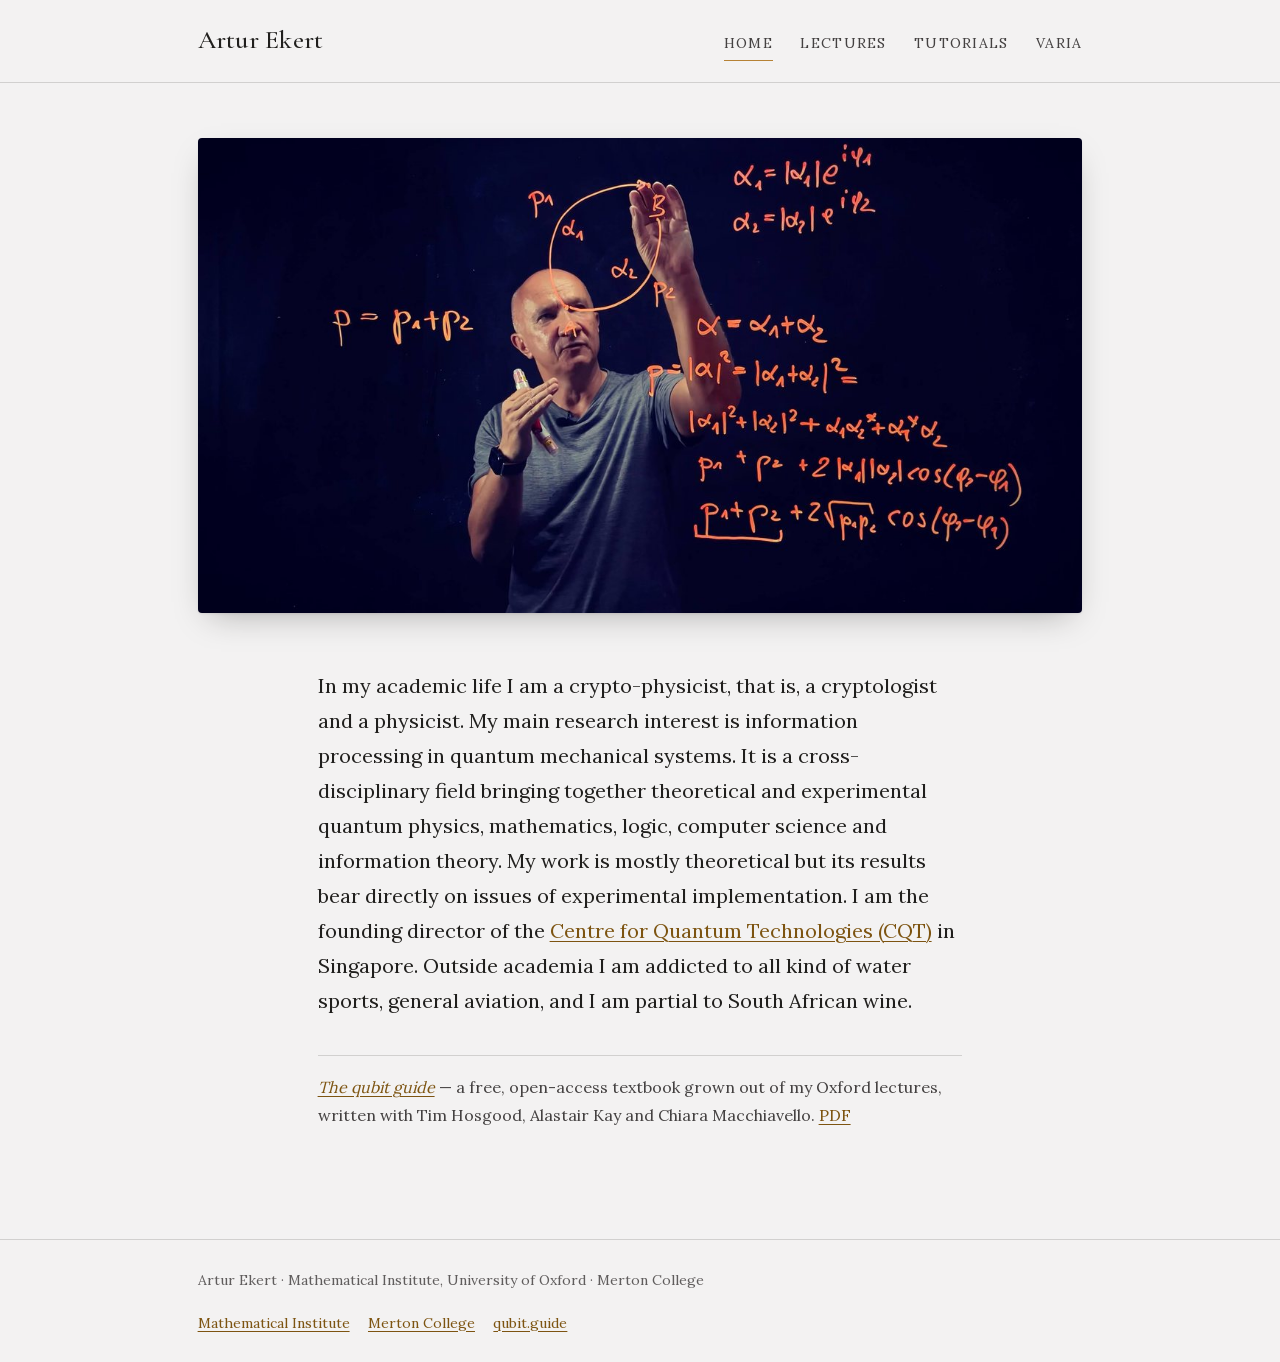
<file: index.html>
<!DOCTYPE html>
<html lang="en">
<head>
  <meta charset="utf-8">
  <meta name="viewport" content="width=device-width, initial-scale=1">
  <meta name="description" content="Artur Ekert: quantum cryptography and quantum computation. Professor at the Mathematical Institute, University of Oxford, and Professorial Fellow of Merton College.">
  <meta name="author" content="Artur Ekert">
  <meta property="og:title" content="Artur Ekert — crypto-physicist">
  <meta property="og:description" content="Artur Ekert: quantum cryptography and quantum computation. Professor at the Mathematical Institute, University of Oxford, and Professorial Fellow of Merton College.">
  <meta property="og:type" content="website">
  <link rel="icon" href="assets/favicon.svg" type="image/svg+xml">
  <link rel="preload" href="assets/fonts/cormorant-garamond-latin.woff2" as="font" type="font/woff2" crossorigin>
  <link rel="preload" href="assets/fonts/lora-latin.woff2" as="font" type="font/woff2" crossorigin>
  <link rel="stylesheet" href="assets/site.css">
</head>
<body>
<a class="skip" href="#main">Skip to content</a>
<header class="site-header">
  <div class="inner">
    <a class="brand" href="index.html">Artur&nbsp;Ekert</a>
    <nav class="site-nav" aria-label="Main">
        <a href="index.html" aria-current="page">Home</a>
        <a href="lectures.html">Lectures</a>
        <a href="tutorials.html">Tutorials</a>
        <a href="varia.html">Varia</a>
    </nav>
  </div>
</header>

<figure class="hero">
  <img src="assets/img/lecture-hero.jpg"
       srcset="assets/img/lecture-hero-1200.jpg 1200w, assets/img/lecture-hero.jpg 2400w"
       sizes="(max-width: 940px) 100vw, 884px" width="2400" height="1290" fetchpriority="high"
       alt="Artur Ekert at a lightboard, deriving the interference term in the probability p = p1 + p2 + 2&radic;(p1p2) cos(&phi;2 &minus; &phi;1) for two paths from A to B">
</figure>

<main id="main" class="home">
  <h1 class="sr-only">Artur Ekert</h1>

  <p class="about">In my academic life I am a crypto-physicist, that is, a cryptologist and a physicist. My main research interest is information processing in quantum mechanical systems. It is a cross-disciplinary field bringing together theoretical and experimental quantum physics, mathematics, logic, computer science and information theory. My work is mostly theoretical but its results bear directly on issues of experimental implementation. I am the founding director of the <a href="https://www.quantumlah.org">Centre for Quantum Technologies (CQT)</a> in Singapore. Outside academia I am addicted to all kind of water sports, general aviation, and I am partial to South African wine.</p>

  <p class="book"><a href="https://qubit.guide"><em>The qubit guide</em></a> &mdash; a free, open-access textbook grown out of my Oxford lectures, written with Tim Hosgood, Alastair Kay and Chiara Macchiavello. <a href="https://qubit.guide/qubit_guide.pdf">PDF</a></p>
</main>

<footer class="site-footer">
  <div class="inner">
    <span>Artur Ekert · Mathematical Institute, University of Oxford · Merton College</span>
    <nav aria-label="Elsewhere">
      <a href="https://www.maths.ox.ac.uk">Mathematical Institute</a>
      <a href="https://www.merton.ox.ac.uk">Merton College</a>
      <a href="https://qubit.guide">qubit.guide</a>
    </nav>
  </div>
</footer>
</body>
</html>
</file>
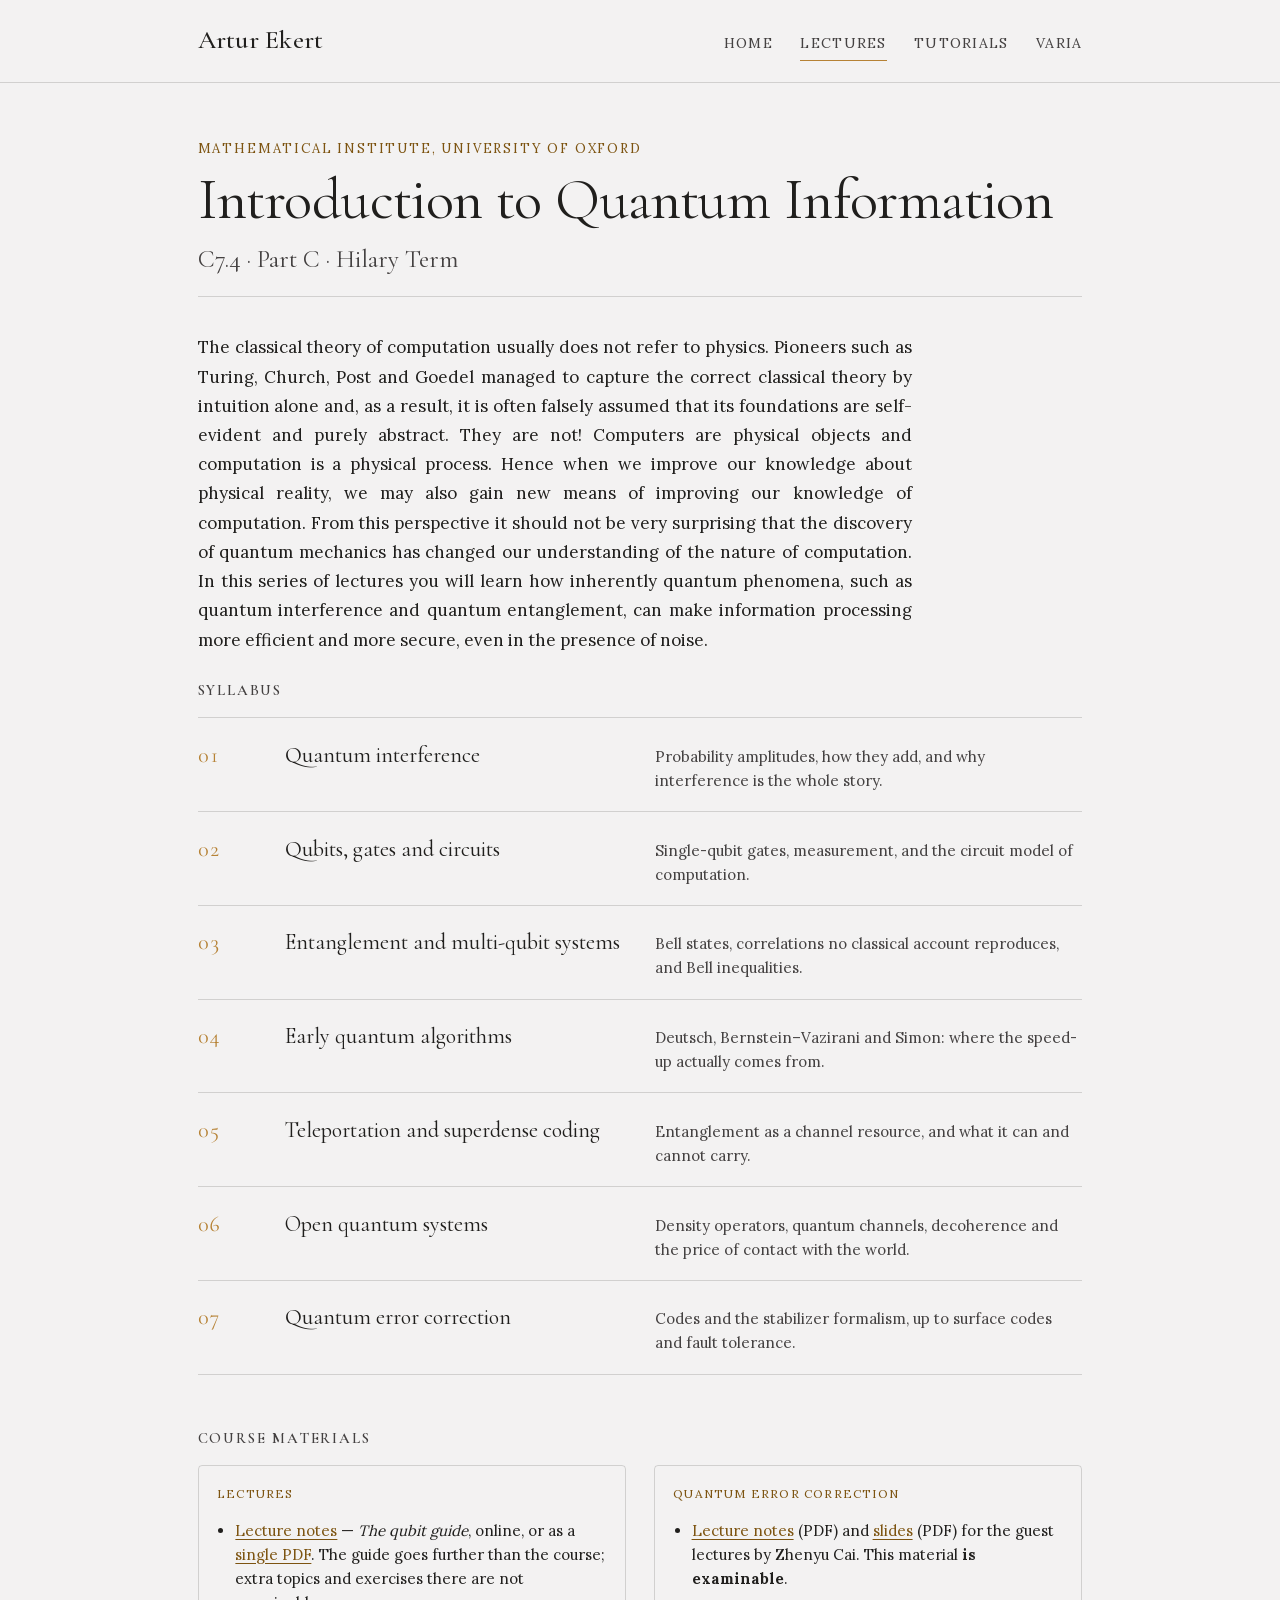
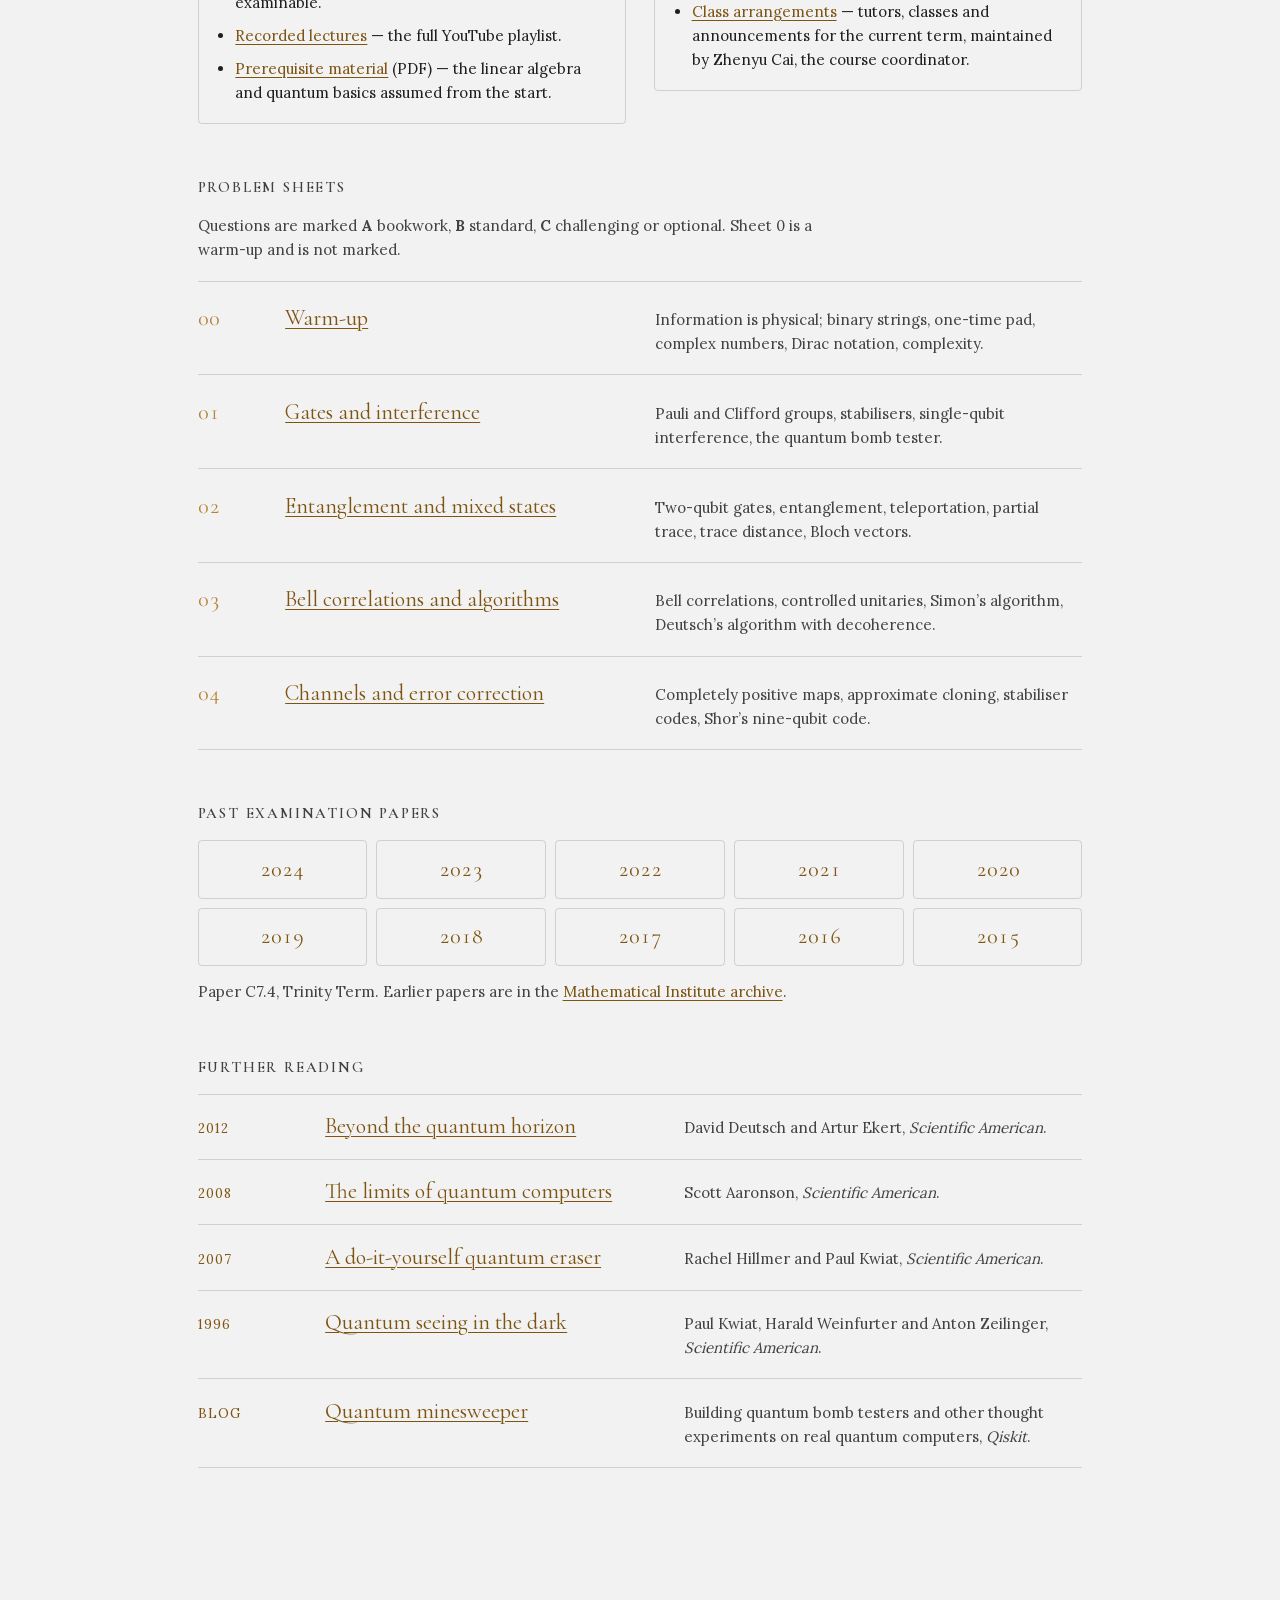
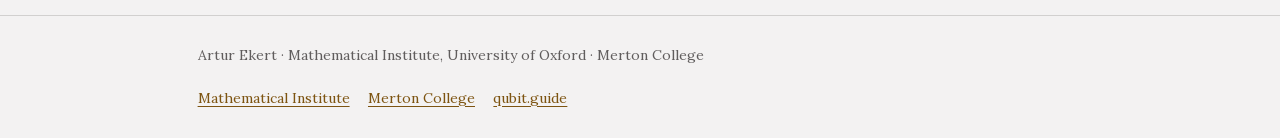
<file: lectures.html>
<!DOCTYPE html>
<html lang="en">
<head>
  <meta charset="utf-8">
  <meta name="viewport" content="width=device-width, initial-scale=1">
  <title>Introduction to Quantum Information (C7.4) — Artur Ekert</title>
  <meta name="description" content="C7.4 Introduction to Quantum Information, Part C course at the Mathematical Institute, University of Oxford.">
  <meta name="author" content="Artur Ekert">
  <meta property="og:title" content="Introduction to Quantum Information (C7.4) — Artur Ekert">
  <meta property="og:description" content="C7.4 Introduction to Quantum Information, Part C course at the Mathematical Institute, University of Oxford.">
  <meta property="og:type" content="website">
  <link rel="icon" href="assets/favicon.svg" type="image/svg+xml">
  <link rel="preload" href="assets/fonts/cormorant-garamond-latin.woff2" as="font" type="font/woff2" crossorigin>
  <link rel="preload" href="assets/fonts/lora-latin.woff2" as="font" type="font/woff2" crossorigin>
  <link rel="stylesheet" href="assets/site.css">
</head>
<body>
<a class="skip" href="#main">Skip to content</a>
<header class="site-header">
  <div class="inner">
    <a class="brand" href="index.html">Artur&nbsp;Ekert</a>
    <nav class="site-nav" aria-label="Main">
        <a href="index.html">Home</a>
        <a href="lectures.html" aria-current="page">Lectures</a>
        <a href="tutorials.html">Tutorials</a>
        <a href="varia.html">Varia</a>
    </nav>
  </div>
</header>

<main id="main">
<section>
  <p class="kicker">Mathematical Institute, University of Oxford</p>
  <h1 class="page-title" style="margin-bottom: var(--s2)">Introduction to Quantum Information</h1>
  <p class="lede" style="color: var(--soft)">C7.4 · Part C · Hilary Term</p>
  <hr class="rule">
  <p class="justify" style="max-width: 42em; margin-bottom: var(--s6)"> The classical theory of computation usually does not refer to physics. Pioneers such as Turing, Church, Post and Goedel managed to capture the correct classical theory by intuition alone and, as a result, it is often falsely assumed that its foundations are self-evident and purely abstract. They are not! Computers are physical objects and computation is a physical process. Hence when we improve our knowledge about physical reality, we may also gain new means of improving our knowledge of computation. From this perspective it should not be very surprising that the discovery of quantum mechanics has changed our understanding of the nature of computation. In this series of lectures you will learn how inherently quantum phenomena, such as quantum interference and quantum entanglement, can make information processing more efficient and more secure, even in the presence of noise.</p>
    

  <h2 class="label">Syllabus</h2>
  <ol class="ruled">
    <li class="row3"><span class="num">01</span><span class="t22">Quantum interference</span><span class="small">Probability amplitudes, how they add, and why interference is the whole story.</span></li>
    <li class="row3"><span class="num">02</span><span class="t22">Qubits, gates and circuits</span><span class="small">Single-qubit gates, measurement, and the circuit model of computation.</span></li>
    <li class="row3"><span class="num">03</span><span class="t22">Entanglement and multi-qubit systems</span><span class="small">Bell states, correlations no classical account reproduces, and Bell inequalities.</span></li>
    <li class="row3"><span class="num">04</span><span class="t22">Early quantum algorithms</span><span class="small">Deutsch, Bernstein–Vazirani and Simon: where the speed-up actually comes from.</span></li>
    <li class="row3"><span class="num">05</span><span class="t22">Teleportation and superdense coding</span><span class="small">Entanglement as a channel resource, and what it can and cannot carry.</span></li>
    <li class="row3"><span class="num">06</span><span class="t22">Open quantum systems</span><span class="small">Density operators, quantum channels, decoherence and the price of contact with the world.</span></li>
    <li class="row3"><span class="num">07</span><span class="t22">Quantum error correction</span><span class="small">Codes and the stabilizer formalism, up to surface codes and fault tolerance.</span></li>
  </ol>

  <h2 class="label">Course materials</h2>
  <div class="split even" style="margin-bottom: var(--s12)">
    <div class="card">
      <div class="card-kicker">Lectures</div>
      <ul>
        <li><a href="https://qubit.guide">Lecture notes</a> &mdash; <em>The qubit guide</em>, online, or as a <a href="https://qubit.guide/qubit_guide.pdf">single PDF</a>. The guide goes further than the course; extra topics and exercises there are not examinable.</li>
        <li><a href="https://www.youtube.com/playlist?list=PLkespgaZN4gmu0nWNmfMflVRqw0VPkCGH">Recorded lectures</a> &mdash; the full YouTube playlist.</li>
        <li><a href="c74/extra/preliminaries.pdf">Prerequisite material</a> (PDF) &mdash; the linear algebra and quantum basics assumed from the start.</li>
      </ul>
    </div>
    <div class="card">
      <div class="card-kicker">Quantum error correction</div>
      <ul>
        <li><a href="c74/extra/qec-notes.pdf">Lecture notes</a> (PDF) and <a href="c74/extra/qec-slides.pdf">slides</a> (PDF) for the guest lectures by Zhenyu Cai. This material <strong>is examinable</strong>.</li>
        <li><a href="https://zhenyucai.com/post/intro_to_qi/">Class arrangements</a> &mdash; tutors, classes and announcements for the current term, maintained by Zhenyu Cai, the course coordinator.</li>
      </ul>
    </div>
  </div>

  <h2 class="label">Problem sheets</h2>
  <p class="small" style="max-width: 42em">Questions are marked <strong>A</strong> bookwork, <strong>B</strong> standard, <strong>C</strong> challenging or optional. Sheet&nbsp;0 is a warm-up and is not marked.</p>
  <ol class="ruled">
    <li class="row3"><span class="num">00</span><a class="t22" href="c74/sheets/sheet-0.pdf">Warm-up</a><span class="small">Information is physical; binary strings, one-time pad, complex numbers, Dirac notation, complexity.</span></li>
    <li class="row3"><span class="num">01</span><a class="t22" href="c74/sheets/sheet-1.pdf">Gates and interference</a><span class="small">Pauli and Clifford groups, stabilisers, single-qubit interference, the quantum bomb tester.</span></li>
    <li class="row3"><span class="num">02</span><a class="t22" href="c74/sheets/sheet-2.pdf">Entanglement and mixed states</a><span class="small">Two-qubit gates, entanglement, teleportation, partial trace, trace distance, Bloch vectors.</span></li>
    <li class="row3"><span class="num">03</span><a class="t22" href="c74/sheets/sheet-3.pdf">Bell correlations and algorithms</a><span class="small">Bell correlations, controlled unitaries, Simon&rsquo;s algorithm, Deutsch&rsquo;s algorithm with decoherence.</span></li>
    <li class="row3"><span class="num">04</span><a class="t22" href="c74/sheets/sheet-4.pdf">Channels and error correction</a><span class="small">Completely positive maps, approximate cloning, stabiliser codes, Shor&rsquo;s nine-qubit code.</span></li>
  </ol>

  <h2 class="label">Past examination papers</h2>
  <ul class="papers">
    <li><a href="c74/exams/2024.pdf">2024</a></li>
    <li><a href="c74/exams/2023.pdf">2023</a></li>
    <li><a href="c74/exams/2022.pdf">2022</a></li>
    <li><a href="c74/exams/2021.pdf">2021</a></li>
    <li><a href="c74/exams/2020.pdf">2020</a></li>
    <li><a href="c74/exams/2019.pdf">2019</a></li>
    <li><a href="c74/exams/2018.pdf">2018</a></li>
    <li><a href="c74/exams/2017.pdf">2017</a></li>
    <li><a href="c74/exams/2016.pdf">2016</a></li>
    <li><a href="c74/exams/2015.pdf">2015</a></li>
  </ul>
  <p class="small" style="margin-bottom: var(--s12)">Paper C7.4, Trinity Term. Earlier papers are in the <a href="https://www.maths.ox.ac.uk/members/students/undergraduate-courses/examinations-assessments/past-papers">Mathematical Institute archive</a>.</p>

  <h2 class="label">Further reading</h2>
  <ol class="ruled">
    <li class="row3 wide"><span class="when">2012</span><a class="t22" href="https://zhenyucai.com/post/intro_to_qi/AdditionalMaterials/Beyond_the_Quantum_Horizon.pdf">Beyond the quantum horizon</a><span class="small">David Deutsch and Artur Ekert, <em>Scientific American</em>.</span></li>
    <li class="row3 wide"><span class="when">2008</span><a class="t22" href="https://zhenyucai.com/post/intro_to_qi/AdditionalMaterials/The_Limits_of_Quantum_Computers.pdf">The limits of quantum computers</a><span class="small">Scott Aaronson, <em>Scientific American</em>.</span></li>
    <li class="row3 wide"><span class="when">2007</span><a class="t22" href="https://zhenyucai.com/post/intro_to_qi/AdditionalMaterials/Quantum_Eraser.pdf">A do-it-yourself quantum eraser</a><span class="small">Rachel Hillmer and Paul Kwiat, <em>Scientific American</em>.</span></li>
    <li class="row3 wide"><span class="when">1996</span><a class="t22" href="https://zhenyucai.com/post/intro_to_qi/AdditionalMaterials/Quantum_Seeing_in_the_Dark.pdf">Quantum seeing in the dark</a><span class="small">Paul Kwiat, Harald Weinfurter and Anton Zeilinger, <em>Scientific American</em>.</span></li>
    <li class="row3 wide"><span class="when">Blog</span><a class="t22" href="https://medium.com/qiskit/building-quantum-bomb-testers-and-other-thought-experiments-with-quantum-computers-c160060fdde4">Quantum minesweeper</a><span class="small">Building quantum bomb testers and other thought experiments on real quantum computers, <em>Qiskit</em>.</span></li>
  </ol>
</section>
</main>

<footer class="site-footer">
  <div class="inner">
    <span>Artur Ekert · Mathematical Institute, University of Oxford · Merton College</span>
    <nav aria-label="Elsewhere">
      <a href="https://www.maths.ox.ac.uk">Mathematical Institute</a>
      <a href="https://www.merton.ox.ac.uk">Merton College</a>
      <a href="https://qubit.guide">qubit.guide</a>
    </nav>
  </div>
</footer>
</body>
</html>
</file>
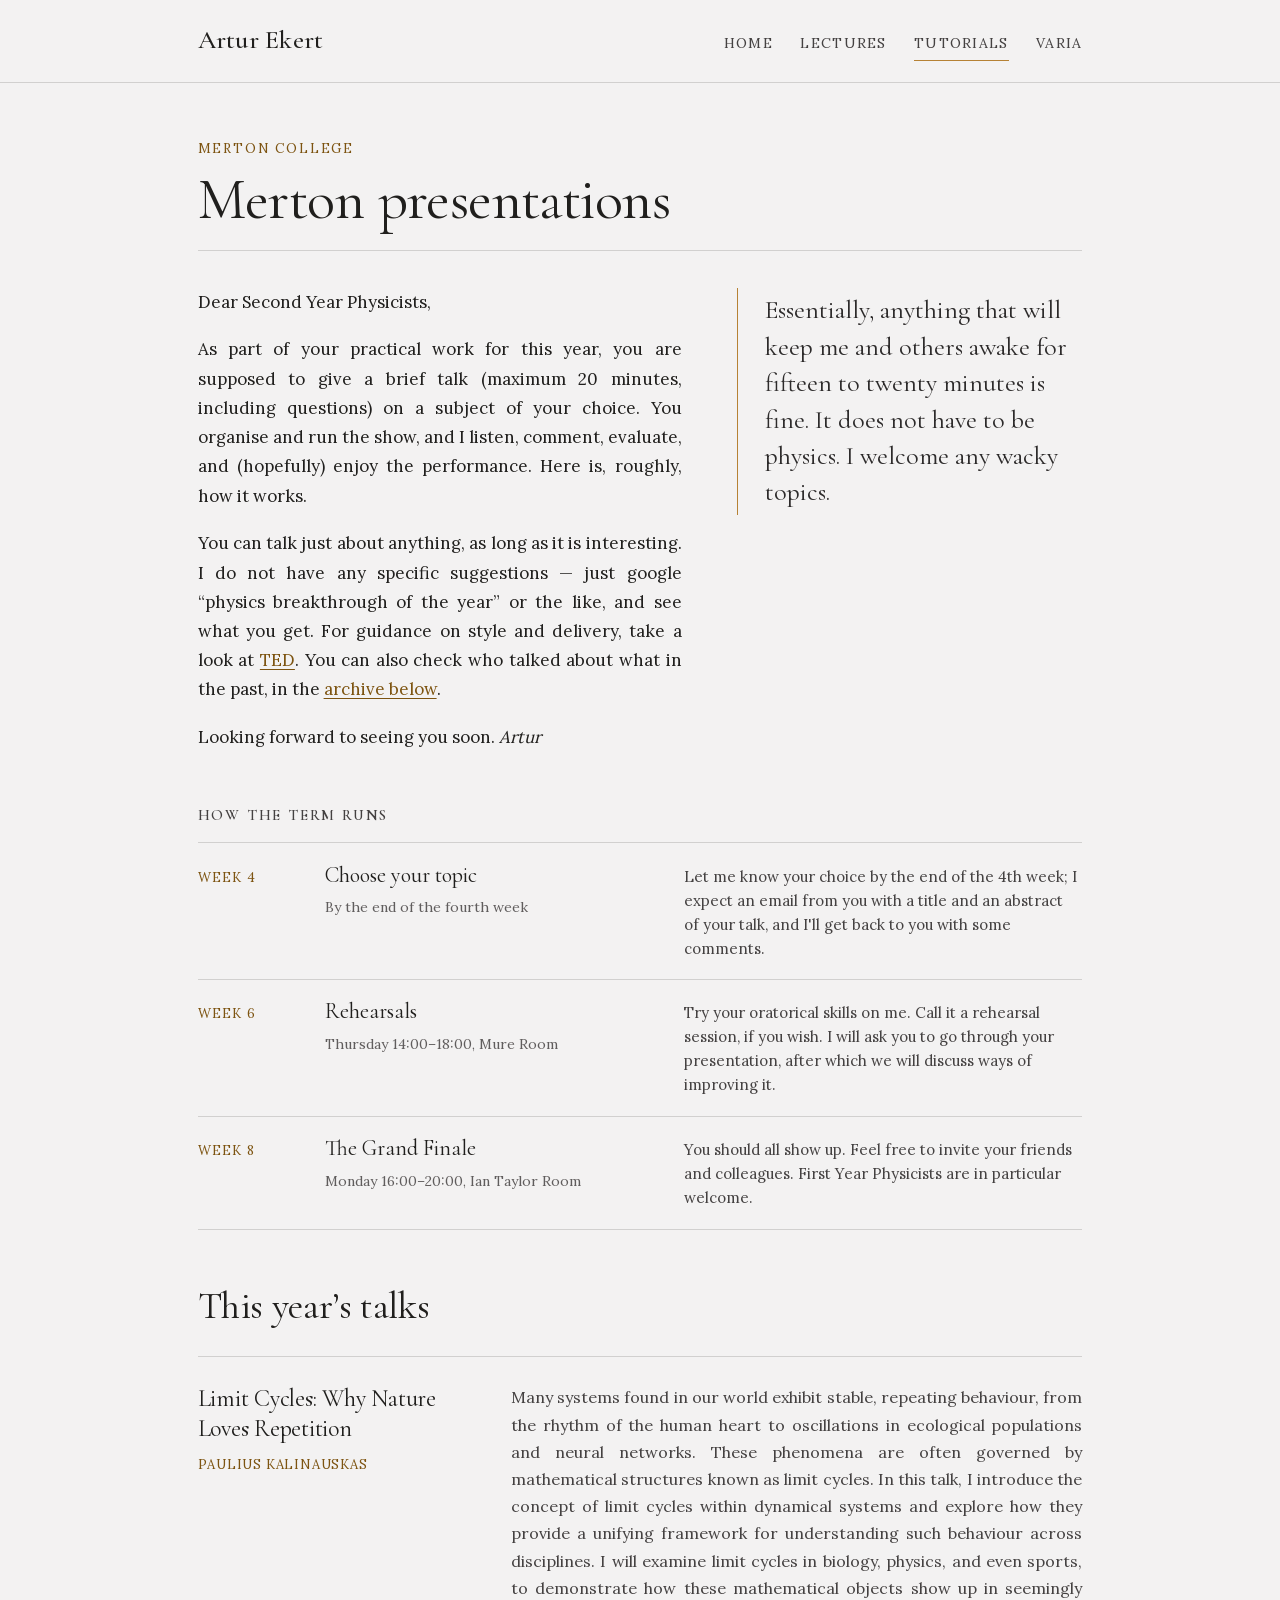
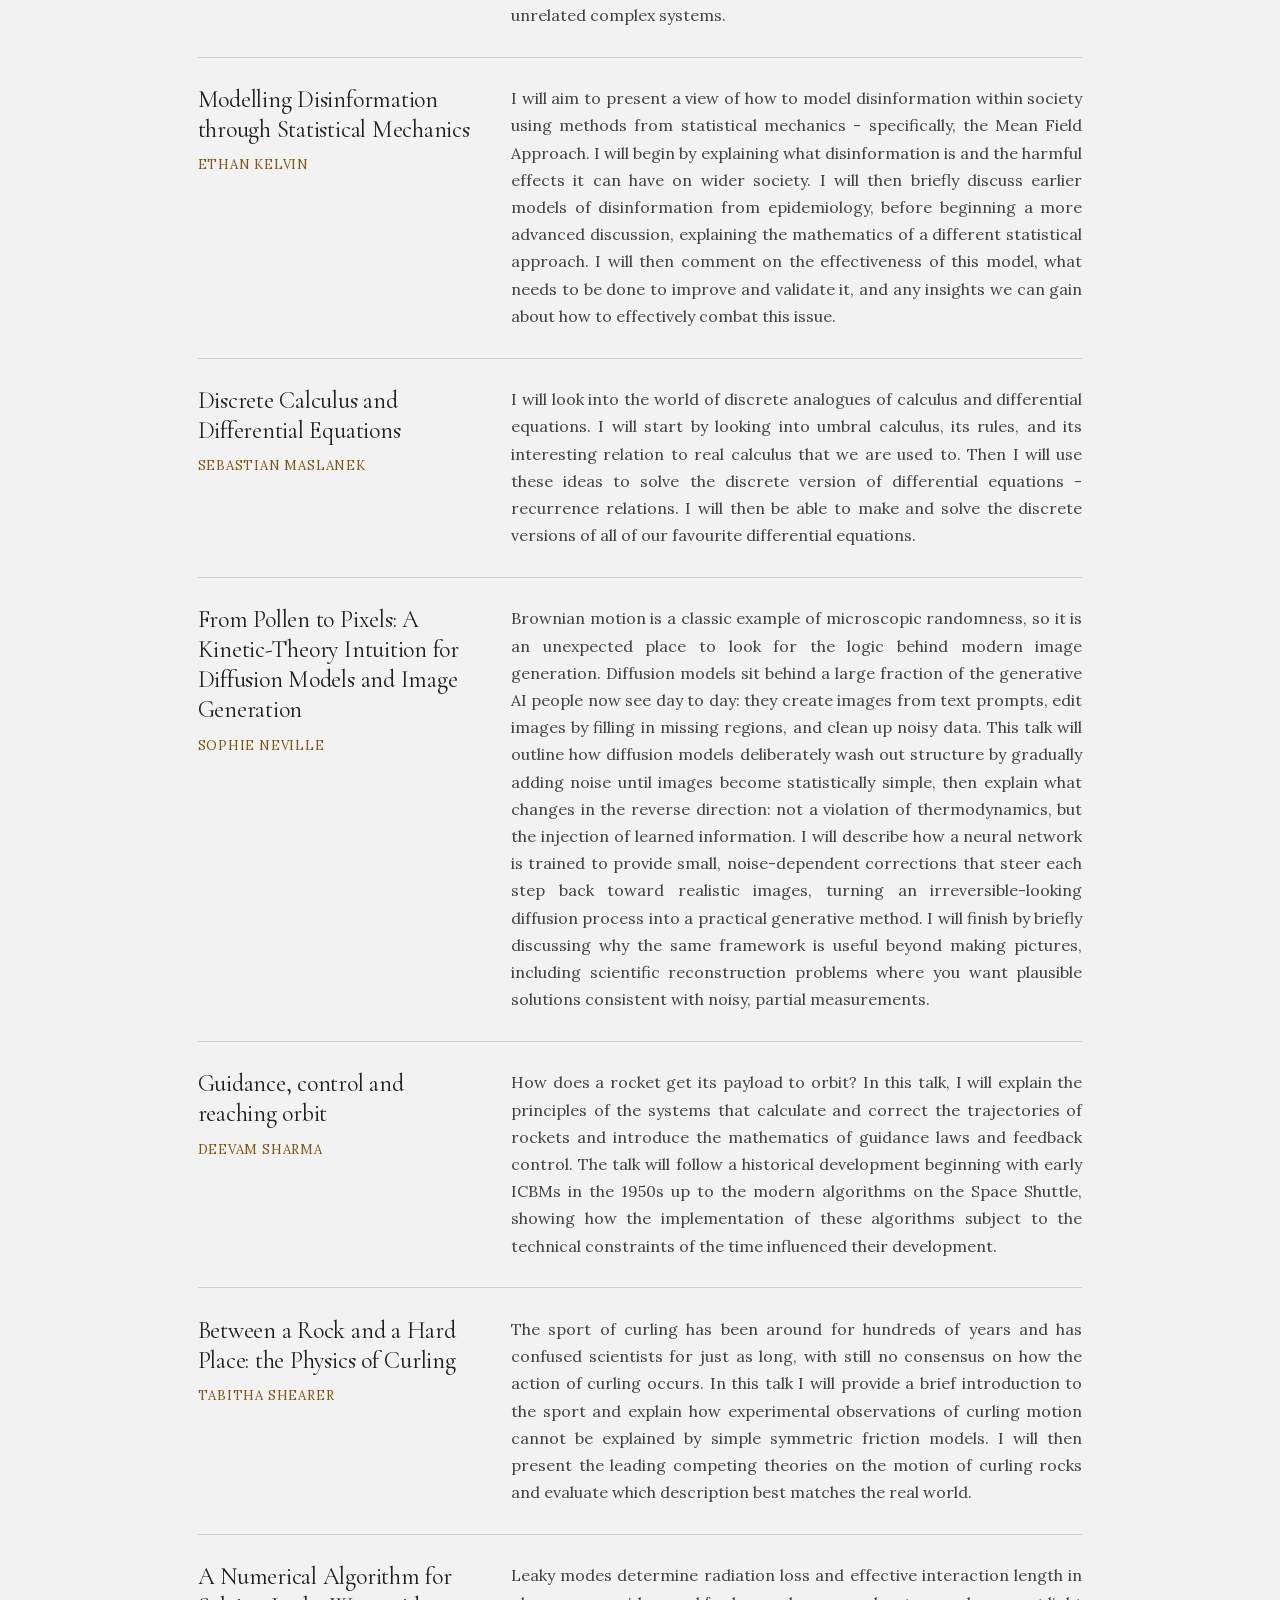
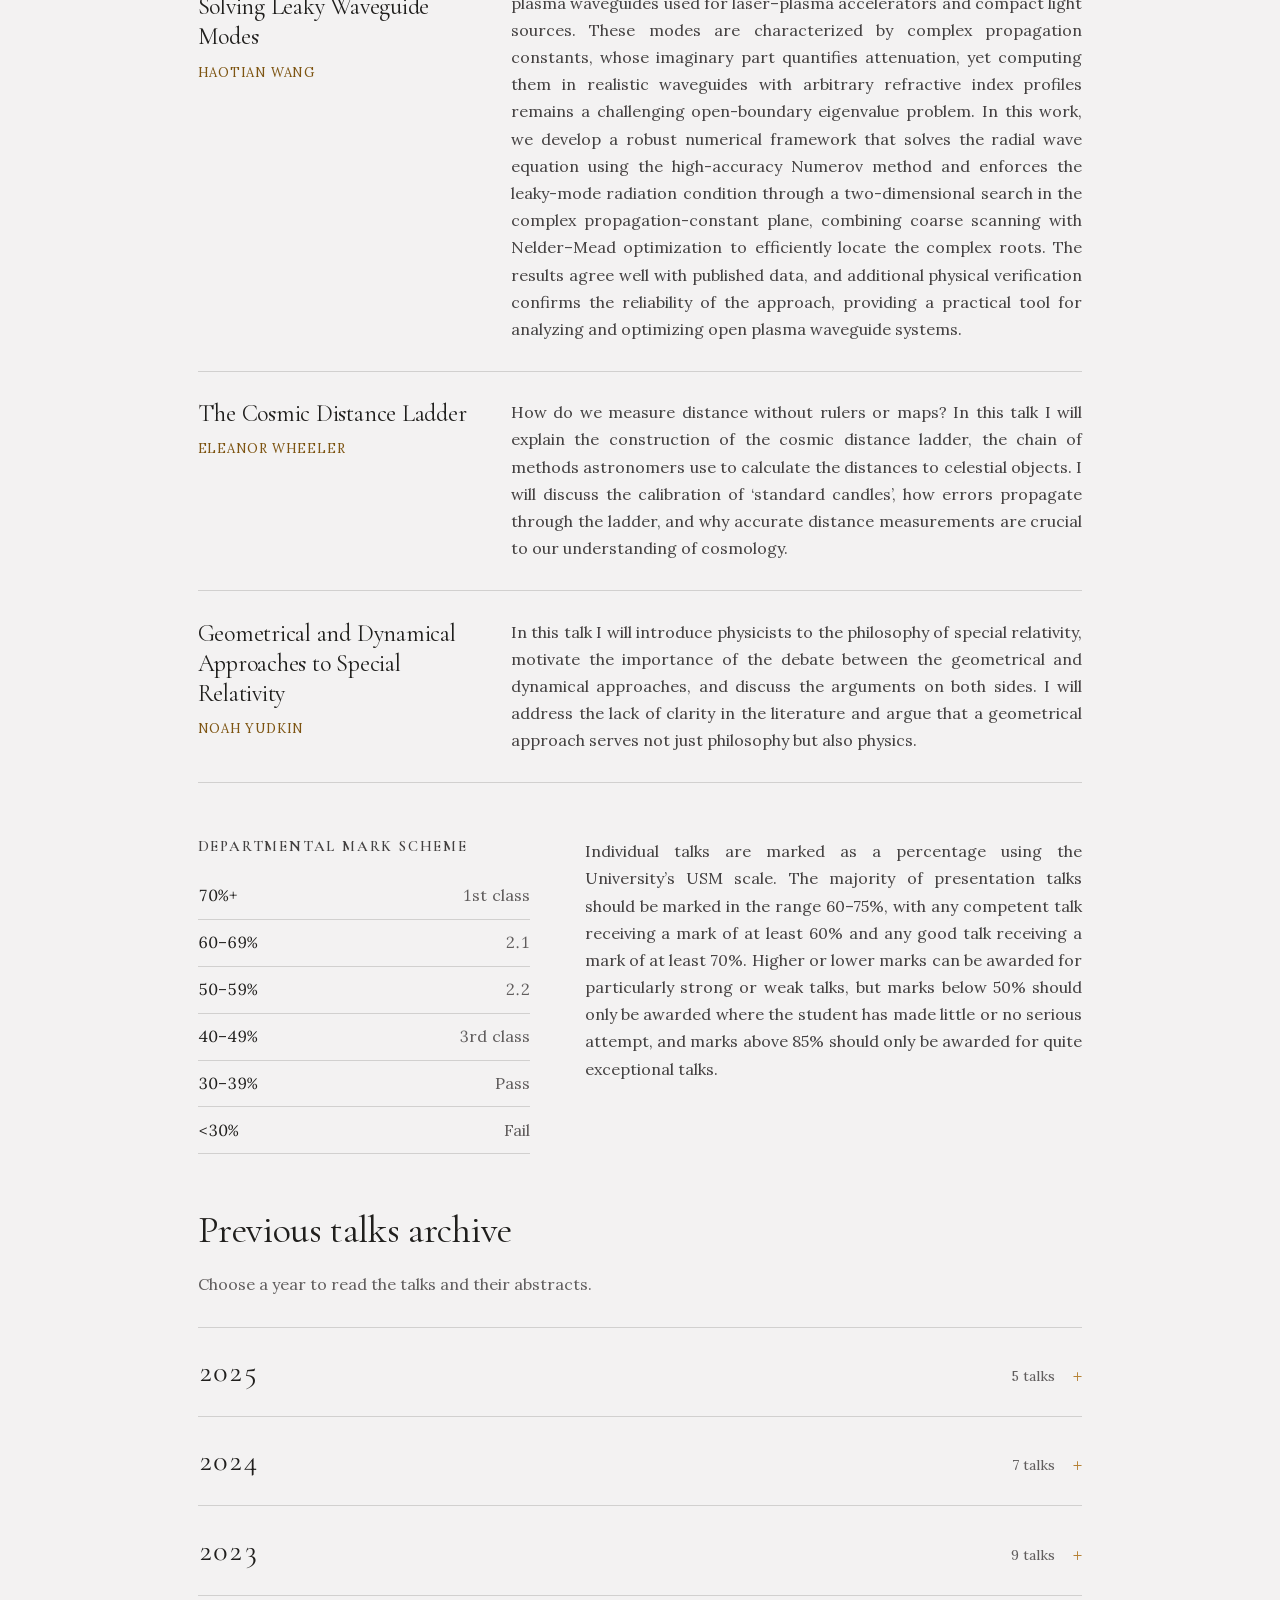
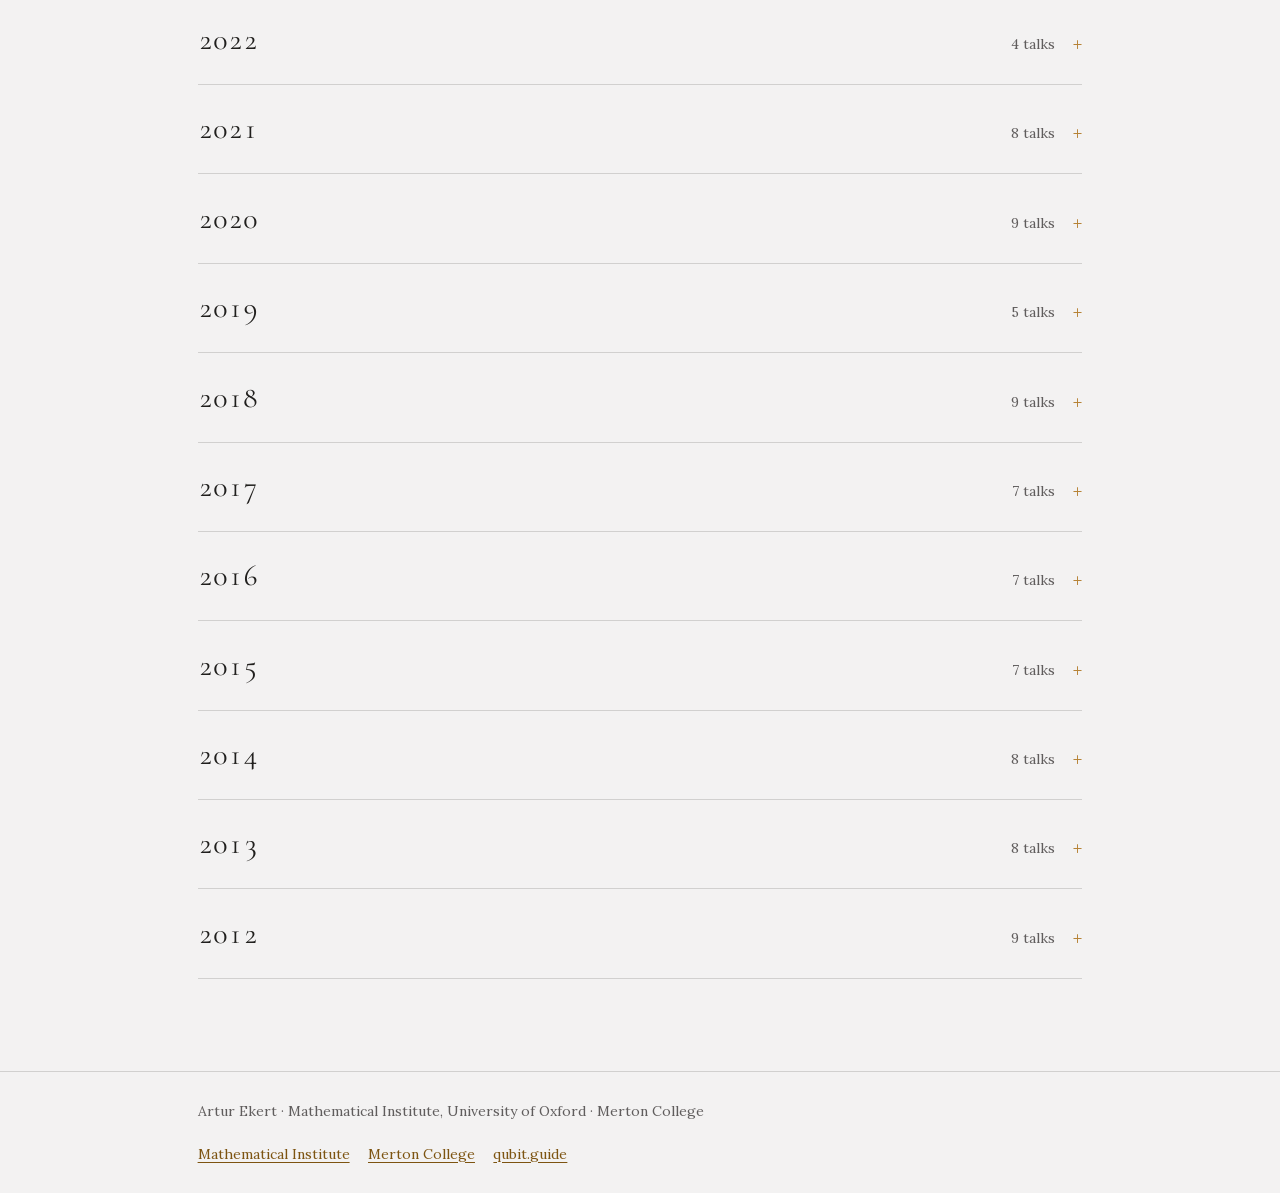
<file: tutorials.html>
<!DOCTYPE html>
<html lang="en">
<head>
  <meta charset="utf-8">
  <meta name="viewport" content="width=device-width, initial-scale=1">
  <title>Merton presentations — Artur Ekert</title>
  <meta name="description" content="Second-year physics presentation course at Merton College, Oxford, with an archive of past talks and abstracts.">
  <meta name="author" content="Artur Ekert">
  <meta property="og:title" content="Merton presentations — Artur Ekert">
  <meta property="og:description" content="Second-year physics presentation course at Merton College, Oxford, with an archive of past talks and abstracts.">
  <meta property="og:type" content="website">
  <link rel="icon" href="assets/favicon.svg" type="image/svg+xml">
  <link rel="preload" href="assets/fonts/cormorant-garamond-latin.woff2" as="font" type="font/woff2" crossorigin>
  <link rel="preload" href="assets/fonts/lora-latin.woff2" as="font" type="font/woff2" crossorigin>
  <link rel="stylesheet" href="assets/site.css">
</head>
<body>
<a class="skip" href="#main">Skip to content</a>
<header class="site-header">
  <div class="inner">
    <a class="brand" href="index.html">Artur&nbsp;Ekert</a>
    <nav class="site-nav" aria-label="Main">
        <a href="index.html">Home</a>
        <a href="lectures.html">Lectures</a>
        <a href="tutorials.html" aria-current="page">Tutorials</a>
        <a href="varia.html">Varia</a>
    </nav>
  </div>
</header>

<main id="main">
<section>
  <p class="kicker">Merton College</p>
  <h1 class="page-title">Merton presentations</h1>
  <hr class="rule">

  <div class="split" style="grid-template-columns: minmax(0,1.4fr) minmax(0,1fr)">
    <div class="justify">
      <p>Dear Second Year Physicists,</p>
      <p>As part of your practical work for this year, you are supposed to give a brief talk (maximum 20 minutes, including questions) on a subject of your choice. You organise and run the show, and I listen, comment, evaluate, and (hopefully) enjoy the performance. Here is, roughly, how it works.</p>
      <p>You can talk just about anything, as long as it is interesting. I do not have any specific suggestions — just google “physics breakthrough of the year” or the like, and see what you get. For guidance on style and delivery, take a look at <a href="https://www.ted.com/">TED</a>. You can also check who talked about what in the past, in the <a href="#archive">archive below</a>.</p>
      <p style="margin:0">Looking forward to seeing you soon. <em>Artur</em></p>
    </div>
    <blockquote class="pull">Essentially, anything that will keep me and others awake for fifteen to twenty minutes is fine. It does not have to be physics. I welcome any wacky topics.</blockquote>
  </div>

  <h2 class="label">How the term runs</h2>
  <ol class="ruled">
    <li class="row3 wide"><span class="when">Week 4</span><span><span class="t22">Choose your topic</span><span class="where">By the end of the fourth week</span></span><span class="small">Let me know your choice by the end of the 4th week; I expect an email from you with a title and an abstract of your talk, and I&#x27;ll get back to you with some comments.</span></li>
    <li class="row3 wide"><span class="when">Week 6</span><span><span class="t22">Rehearsals</span><span class="where">Thursday 14:00–18:00, Mure Room</span></span><span class="small">Try your oratorical skills on me. Call it a rehearsal session, if you wish. I will ask you to go through your presentation, after which we will discuss ways of improving it.</span></li>
    <li class="row3 wide"><span class="when">Week 8</span><span><span class="t22">The Grand Finale</span><span class="where">Monday 16:00–20:00, Ian Taylor Room</span></span><span class="small">You should all show up. Feel free to invite your friends and colleagues. First Year Physicists are in particular welcome.</span></li>
  </ol>

  <h2 class="section-title">This year’s talks</h2>
  <ol class="ruled">
    <li class="talk">
      <div><h3>Limit Cycles: Why Nature Loves Repetition</h3><span class="who">Paulius Kalinauskas</span></div>
      <p class="abstract justify">Many systems found in our world exhibit stable, repeating behaviour, from the rhythm of the human heart to oscillations in ecological populations and neural networks. These phenomena are often governed by mathematical structures known as limit cycles. In this talk, I introduce the concept of limit cycles within dynamical systems and explore how they provide a unifying framework for understanding such behaviour across disciplines. I will examine limit cycles in biology, physics, and even sports, to demonstrate how these mathematical objects show up in seemingly unrelated complex systems.</p>
    </li>
    <li class="talk">
      <div><h3>Modelling Disinformation through Statistical Mechanics</h3><span class="who">Ethan Kelvin</span></div>
      <p class="abstract justify">I will aim to present a view of how to model disinformation within society using methods from statistical mechanics - specifically, the Mean Field Approach. I will begin by explaining what disinformation is and the harmful effects it can have on wider society. I will then briefly discuss earlier models of disinformation from epidemiology, before beginning a more advanced discussion, explaining the mathematics of a different statistical approach. I will then comment on the effectiveness of this model, what needs to be done to improve and validate it, and any insights we can gain about how to effectively combat this issue.</p>
    </li>
    <li class="talk">
      <div><h3>Discrete Calculus and Differential Equations</h3><span class="who">Sebastian Maslanek</span></div>
      <p class="abstract justify">I will look into the world of discrete analogues of calculus and differential equations. I will start by looking into umbral calculus, its rules, and its interesting relation to real calculus that we are used to. Then I will use these ideas to solve the discrete version of differential equations - recurrence relations. I will then be able to make and solve the discrete versions of all of our favourite differential equations.</p>
    </li>
    <li class="talk">
      <div><h3>From Pollen to Pixels: A Kinetic-Theory Intuition for Diffusion Models and Image Generation</h3><span class="who">Sophie Neville</span></div>
      <p class="abstract justify">Brownian motion is a classic example of microscopic randomness, so it is an unexpected place to look for the logic behind modern image generation. Diffusion models sit behind a large fraction of the generative AI people now see day to day: they create images from text prompts, edit images by filling in missing regions, and clean up noisy data. This talk will outline how diffusion models deliberately wash out structure by gradually adding noise until images become statistically simple, then explain what changes in the reverse direction: not a violation of thermodynamics, but the injection of learned information. I will describe how a neural network is trained to provide small, noise-dependent corrections that steer each step back toward realistic images, turning an irreversible-looking diffusion process into a practical generative method. I will finish by briefly discussing why the same framework is useful beyond making pictures, including scientific reconstruction problems where you want plausible solutions consistent with noisy, partial measurements.</p>
    </li>
    <li class="talk">
      <div><h3>Guidance, control and reaching orbit</h3><span class="who">Deevam Sharma</span></div>
      <p class="abstract justify">How does a rocket get its payload to orbit? In this talk, I will explain the principles of the systems that calculate and correct the trajectories of rockets and introduce the mathematics of guidance laws and feedback control. The talk will follow a historical development beginning with early ICBMs in the 1950s up to the modern algorithms on the Space Shuttle, showing how the implementation of these algorithms subject to the technical constraints of the time influenced their development.</p>
    </li>
    <li class="talk">
      <div><h3>Between a Rock and a Hard Place: the Physics of Curling</h3><span class="who">Tabitha Shearer</span></div>
      <p class="abstract justify">The sport of curling has been around for hundreds of years and has confused scientists for just as long, with still no consensus on how the action of curling occurs. In this talk I will provide a brief introduction to the sport and explain how experimental observations of curling motion cannot be explained by simple symmetric friction models. I will then present the leading competing theories on the motion of curling rocks and evaluate which description best matches the real world.</p>
    </li>
    <li class="talk">
      <div><h3>A Numerical Algorithm for Solving Leaky Waveguide Modes</h3><span class="who">Haotian Wang</span></div>
      <p class="abstract justify">Leaky modes determine radiation loss and effective interaction length in plasma waveguides used for laser–plasma accelerators and compact light sources. These modes are characterized by complex propagation constants, whose imaginary part quantifies attenuation, yet computing them in realistic waveguides with arbitrary refractive index profiles remains a challenging open-boundary eigenvalue problem. In this work, we develop a robust numerical framework that solves the radial wave equation using the high-accuracy Numerov method and enforces the leaky-mode radiation condition through a two-dimensional search in the complex propagation-constant plane, combining coarse scanning with Nelder–Mead optimization to efficiently locate the complex roots. The results agree well with published data, and additional physical verification confirms the reliability of the approach, providing a practical tool for analyzing and optimizing open plasma waveguide systems.</p>
    </li>
    <li class="talk">
      <div><h3>The Cosmic Distance Ladder</h3><span class="who">Eleanor Wheeler</span></div>
      <p class="abstract justify">How do we measure distance without rulers or maps? In this talk I will explain the construction of the cosmic distance ladder, the chain of methods astronomers use to calculate the distances to celestial objects. I will discuss the calibration of ‘standard candles’, how errors propagate through the ladder, and why accurate distance measurements are crucial to our understanding of cosmology.</p>
    </li>
    <li class="talk">
      <div><h3>Geometrical and Dynamical Approaches to Special Relativity</h3><span class="who">Noah Yudkin</span></div>
      <p class="abstract justify">In this talk I will introduce physicists to the philosophy of special relativity, motivate the importance of the debate between the geometrical and dynamical approaches, and discuss the arguments on both sides. I will address the lack of clarity in the literature and argue that a geometrical approach serves not just philosophy but also physics.</p>
    </li>
  </ol>

  <div class="split narrow-first">
    <div>
      <h2 class="label">Departmental mark scheme</h2>
      <table class="marks">
        <tr><td>70%+</td><td>1st class</td></tr>
        <tr><td>60–69%</td><td>2.1</td></tr>
        <tr><td>50–59%</td><td>2.2</td></tr>
        <tr><td>40–49%</td><td>3rd class</td></tr>
        <tr><td>30–39%</td><td>Pass</td></tr>
        <tr><td>&lt;30%</td><td>Fail</td></tr>
      </table>
    </div>
    <p class="small justify" style="font-size:16px; line-height:1.7; margin:0">Individual talks are marked as a percentage using the University’s USM scale. The majority of presentation talks should be marked in the range 60–75%, with any competent talk receiving a mark of at least 60% and any good talk receiving a mark of at least 70%. Higher or lower marks can be awarded for particularly strong or weak talks, but marks below 50% should only be awarded where the student has made little or no serious attempt, and marks above 85% should only be awarded for quite exceptional talks.</p>
  </div>

  <h2 class="section-title" id="archive" style="margin-bottom: var(--s4)">Previous talks archive</h2>
  <p style="font-size:16px; color: var(--muted); margin-bottom: var(--s6)">Choose a year to read the talks and their abstracts.</p>
  <div class="archive">
    <details>
      <summary><span class="year">2025</span><span><span class="count">5 talks</span><span class="sign" aria-hidden="true"></span></span></summary>
      <ol>
        <li class="talk">
          <div><h3>AI and Climate Solutions: Potentials and Risks</h3><span class="who">Eleanor Clarice Hamilton Clark</span></div>
          <p class="abstract justify">2024 was the year we exceeded 1.5°C global warming, the Paris Agreement target. Artificial Intelligence has the potential to help communities, businesses, and policymakers reduce the effects of climate change around the world. In this presentation I outline how AI is being used in climate research, monitoring greenhouse gas emissions, and optimising energy grids. In the context of net-zero transition, I will explain the potentials and risks of AI for climate solutions.</p>
        </li>
        <li class="talk">
          <div><h3>Math, myth, and the Mediterranean: how Italians shaped mathematics</h3><span class="who">Edwin De Nicolo</span></div>
          <p class="abstract justify">Many of the greatest minds in mathematics, from Lagrange to Fibonacci and Galilei, had their roots in the Italian peninsula. In this talk I will investigate some of the monumental contributions made by these people, as well as a few infamous stories associated with their Medieval and Renaissance lives.</p>
        </li>
        <li class="talk">
          <div><h3>Machine Learning in Hydrodynamics</h3><span class="who">Elizabeth Norton</span></div>
          <p class="abstract justify">This project used the MESHGRAPHNETS graph neural network architecture to train a model to produce simulations of simple fluid flows, fluid flow around a cylinder and the Sedov explosion, which could be compared with simulations produced by numerical methods. The presentation will discuss the architecture used and show some of the results produced, as well as wider applications of these techniques and areas of science they may be used in in future.</p>
        </li>
        <li class="talk">
          <div><h3>A Stroke of Genius: Physics’ Role in Rowing</h3><span class="who">Daniel Orton</span></div>
          <p class="abstract justify">Rowing is often seen as a test of strength, skill, or endurance, but it is, at its core, a sport governed by the laws of physics. This talk outlines the complex dynamic system of a racing rowing eight, exploring how the movement, power application, arrangement, and synchronisation of the eight rowers affects the hull speed and efficiency.</p>
        </li>
        <li class="talk">
          <div><h3>How does scientific progress work?</h3><span class="who">Romee Tiffou</span></div>
          <p class="abstract justify">David Hume realised nearly three hundred years ago that inductive inferences can simply not be made rationally. But without induction, how can science possibly proceed? From verification to falsification, from Kuhn’s theory of paradigms to Bayesian confirmation, I will outline how philosophers have attempted to deal with the problem of understanding science, and I will argue that we may not be able to find a rational basis for scientific progress at all.</p>
        </li>
      </ol>
    </details>
    <details>
      <summary><span class="year">2024</span><span><span class="count">7 talks</span><span class="sign" aria-hidden="true"></span></span></summary>
      <ol>
        <li class="talk">
          <div><h3>The Rise of Witch Hunting in Europe</h3><span class="who">William Blakey</span></div>
          <p class="abstract justify">During the dark ages, witch hunting in Christian Europe was banned by both secular laws and Catholic canon - to believe in witches was considered unchristian. By the 16th century these laws had been forgotten and reversed leading to large scale witch hunting in the 16th and 17th centuries. In this talk I will investigate how the intellectual foundations for witch hunting were constructed and what allowed these beliefs to drive the widescale persecution of “The Great Hunt.”</p>
        </li>
        <li class="talk">
          <div><h3>Moire Physics</h3><span class="who">Barnaby Colvin</span></div>
          <p class="abstract justify">Crystals made by overlaying graphene layers at a slight rotation to one another or with a slight lattice mismatch possess various interesting properties, including unexpected superconductivity. In this talk I will discuss the properties and synthesis of such moiré superlattices, and examine their potential applications.</p>
        </li>
        <li class="talk">
          <div><h3>Game theory in poker</h3><span class="who">Ivo Elgueta</span></div>
          <p class="abstract justify">Poker is often portrayed to be a game of luck and strength of will, where a steely nerve is deemed more important than a strategic mind. However, poker is at its roots a decision-making game. In this talk I will discuss how game theory can be applied to poker, and whether human input can still be effective in a game governed by maths.</p>
        </li>
        <li class="talk">
          <div><h3>A School Boy’s Guide to Building a Fusion Reactor</h3><span class="who">Marc Giroux</span></div>
          <p class="abstract justify">With the construction of ITER nearing completion, we will soon be in a position to test the solutions and materials proposed by engineers and scientists around the world. Fusion reactors must accommodate for both the 150 million degree plasma and the 4 kelvin liquid helium in close proximity to one another. The complexity of sustaining fusion had led to the advancement of both Engineering and Materials Science. In this talk I will discuss what advancements have been made, what still needs to be solved and finally answer the question of “will we have fusion in the next 30 years?&quot;</p>
        </li>
        <li class="talk">
          <div><h3>Galois theory</h3><span class="who">Matthew Harding</span></div>
          <p class="abstract justify">Galois theory is a branch of mathematics which can be used to prove multiple interesting results such as that there is no solution in radicals for a general fifth order polynomial or that it is impossible to trisect an angle by describing these problems in terms of transformations on a field of numbers.</p>
        </li>
        <li class="talk">
          <div><h3>Investigating Survivorship Bias in the Formation of our Solar System</h3><span class="who">Louis Macro</span></div>
          <p class="abstract justify">Ever since Nicolaus Copernicus first proposed the heliocentric model, resulting in the later formation of the Copernican Principle, there have been questions about how typical Earth and the Solar System are in our galaxy and universe and how likely we are to find life on other worlds. I will discuss how models of Solar System formation can be used in comparison to astronomical observations of extrasolar planetary systems to investigate a possible condition for the formation of intelligent life and where we should focus our efforts in our search for it.</p>
        </li>
        <li class="talk">
          <div><h3>Physics in Ancient China</h3><span class="who">Qianyu Wang</span></div>
          <p class="abstract justify">The ancient Chinese exhibited forward-thinking vision and acumen in their observations of physical phenomena. Heliocentric models, adeptly accounting for lunar eclipses, surfaced 1400 years prior to Copernicus&#x27;s formulation of Heliocentrism. Moreover, explanations for camera obscura and the imaging of concave mirrors were advanced a century ahead of Euclidean geometric optics. It is noteworthy that Niels Bohr, acknowledging the philosophy of &#x27;opposites are complementary,&#x27; adorned taijitu on his coat upon receiving chivalry in 1947. Additionally, the application of empirical rules to fluid dynamics was a forte of ancient Chinese scholars. A 60-word mnemonic facilitated the maintenance of an irrigation system benefitting over 8000 square kilometers for 2200 years. In this presentation, I shall delve into the realm of ancient Chinese physics, offering a brief analysis of its developmental trajectory.</p>
        </li>
      </ol>
    </details>
    <details>
      <summary><span class="year">2023</span><span><span class="count">9 talks</span><span class="sign" aria-hidden="true"></span></span></summary>
      <ol>
        <li class="talk">
          <div><h3>How Darwinism shaped everything around us: of human sensation, mind and society</h3><span class="who">Lilin Liu</span></div>
          <p class="abstract justify">From the greatest scientists and philosophers to the common folks, everyone has more or less thought about the questions about the nature of us humans. What is the reason for us to have such emotions and desires, to have such senses and thoughts, and to have such ethnics and culture? Thankfully, the modern study of history, biology and social sciences are already providing us with a nice explanation of these topics. And thus, armed with these sources of knowledge, I will make a short demonstration about how we can deduce the behaviours of human beings in a variety of different aspects, simply based on the principles of Darwinism.</p>
        </li>
        <li class="talk">
          <div><h3>Feynman&#x27;s wobbling plate</h3><span class="who">Param Luhadiya</span></div>
          <p class="abstract justify">The presentation will go through the derivation of Euler&#x27;s equations of motion and then using them to derive the relation between the rotating and wobbling frequencies.</p>
        </li>
        <li class="talk">
          <div><h3>Basic Neural Networks-how do machines learn?</h3><span class="who">Jonathan Rugg</span></div>
          <p class="abstract justify">I will take a brief dive into neural networks, explaining their general structure using a simple example (handwritten number recognition), their uses and a bit more of the maths underlying how the learning process really works. My aim is to de bug a few machine learning myths and demonstrate that it is mostly calculus and linear algebra, not something mysterious! I also plan to take a look at how the way machines &#x27;learn&#x27; is different from what we might perhaps have expected.</p>
        </li>
        <li class="talk">
          <div><h3>On anarchism</h3><span class="who">Safwan Elhaj-Houssen</span></div>
          <p class="abstract"></p>
        </li>
        <li class="talk">
          <div><h3>Understanding modern field hockey tactics through the lens of Game Theory</h3><span class="who">Euan Dyer</span></div>
          <p class="abstract justify">With just the understanding of game theory and a knowledge of the rules of hockey it is possible to think up all the tactics currently being used by the best clubs and countries around the world. From aerials to zonal defences, I will discuss the tactics that teams use to win hockey matches, and describe how we can get to the same knowledge with the tools of game theory. making no assumptions that you know what either hockey or game theory is, I shall start with an explanation of both. If I do my job properly, by the end of my talk, you should have the building blocks to become a tactical mastermind. Hopefully I will have created the next Pep Guardiola of hockey.</p>
        </li>
        <li class="talk">
          <div><h3>Bellringing and Group Theory</h3><span class="who">Joseph Bell</span></div>
          <p class="abstract justify">A typical Oxonian cannot help but be exposed to the melodious peals of English Bellringing, a practice which does not rely on the typical musical or lyrical conventions of other music-making, but rather permutative methods. In my presentation I will examine some of the work of an early pioneer of the so-called ‘method ringing’, Fabian Stedman, through the perspective of modern group theory.</p>
        </li>
        <li class="talk">
          <div><h3>Caffeine and energy drinks</h3><span class="who">Sumayyah Siddiqui</span></div>
          <p class="abstract justify">A topic particularly relevant to myself and lots of university students - energy drinks and other sources of caffeine are often used to improve concentration and reduce tiredness. In my presentation I will look at how this works, the effects of caffeine on the body and brain, and what the effects are of prolonged, excessive consumption of energy drinks.</p>
        </li>
        <li class="talk">
          <div><h3>A surprising connection between prime numbers and geometry</h3><span class="who">Louis Kemp</span></div>
          <p class="abstract justify">Over 2000 years ago ancient Greek mathematicians wanted to know the answer to a seemingly straightforward question: “Which polygons can be constructed with a ruler and a compass?” This question remained unsolved for many years until a few brilliant insights by the mathematician Carl Friedrich Gauss led to a surprising result. During the talk, I will discuss the Greeks&#x27; achievements on this problem and their shortcomings. Then I will show how this problem of pure geometry can be transformed into an algebraic problem with a known solution in the most visual and hopefully intuitive way possible. This will involve us creating a new field and then trying to find out whether complex roots of a polynomial are members of this field. From this, it will turn out that a polygon can only be constructed if it has a number of sides equal to a product of Fermat primes and 2^n. A result which on first inspection is entirely unexpected.</p>
        </li>
        <li class="talk">
          <div><h3>The Genetics of Intelligence</h3><span class="who">Camilo Mosquera</span></div>
          <p class="abstract justify">What is commonly understood as &#x27;intelligence&#x27; is one the most important traits in determining the path of a person&#x27;s life. In fact, by some measures, intelligence is a better predictor of life outcomes than any other trait. But what exactly is intelligence? Who has it? And how did they get it? After giving a more precise definition of intelligence, we shall explore how scientists have sought to measure intelligence before looking at how recent developments in genetics (specifically genome-wide association studies) have allowed scientists to attribute to our DNA increasing responsibility for a person&#x27;s intelligence. We will end with a brief look at the significance of these results for modern society and how we choose to organise it.</p>
        </li>
      </ol>
    </details>
    <details>
      <summary><span class="year">2022</span><span><span class="count">4 talks</span><span class="sign" aria-hidden="true"></span></span></summary>
      <ol>
        <li class="talk">
          <div><h3>Non-Euclidean Geometry in Relativity</h3><span class="who">Theodor Iosif</span></div>
          <p class="abstract justify">Non-euclidean geometry is the mathematics that analyses any space which does not obey the axioms of the standard, euclidian one. This implies an extraordinary difficulty in visualising such a geometry. A particular difficulty arises in Relativity, and the aim of this talk is to illustrate the peculiarity of spaces governed by the axioms of General Relativity, with the help of a rather uncommon, detailed example through which one can develop an intuition for this field – a rotating ring.</p>
        </li>
        <li class="talk">
          <div><h3>To land Lyosha on Luna: the secret Soviet moon program</h3><span class="who">Nick Maslov</span></div>
          <p class="abstract justify">While NASA directed its efforts at putting a man on the moon by the end of the decade, the Soviet Union didn&#x27;t even seem to be competing. But many years later, information declassified amid Gorbachev-era reforms revealed a colossal lunar program, which had been hastily dissolved and swept under the rug after several launch failures and the successful American moon landings. What would a crewed Soviet moon mission have looked like? And why did the USSR, with its huge initial lead in the conquest of space, lose the race to put a man on the moon? My talk will be an exploration of the little-known story of the Soviet lunar program: from the early probes swinging by the moon and the first pictures of its far side (a mission accidentally helped by an American cereal company), to the increasingly desperate attempts at a crewed flight and the final showdown between an American crew and a Soviet probe, as well as the immense technical challenges, personal and political conflicts, triumphs, explosions and tragedies faced along the way.</p>
        </li>
        <li class="talk">
          <div><h3>The Role of Continuity in Topology</h3><span class="who">Agnieszka Wierzchucka</span></div>
          <p class="abstract justify">Throughout a physicist&#x27;s undergraduate education, pure maths is often put together as ‘mathematical methods’ courses, rushing through the required maths, drowning the reader in definitions and theorems. This only makes your common physicist less willing to leave their protected non-rigorous bubble. In this presentation, I will change that by taking a visual tour of quite an abstract area of maths - topology. Brought to life by Euler, topology is very similar to playing with play-doh, as it studies structures preserved under deformations. I will begin my presentation with a reminder of what a continuous function is and why it should be generalised. Then, I will introduce the concept of topological spaces, and use the previously developed ideas of continuity to define topological invariants. For example connectedness, Hausdorffness and even some physical invariants. In the end, it will only seem natural that a coffee cup and doughnut are really the same thing.</p>
        </li>
        <li class="talk">
          <div><h3>Evolution of Car Engines in the Japanese Domestic Market</h3><span class="who">Michai Vasile</span></div>
          <p class="abstract justify">Over the course of history, humans have been thinking of different ways to travel more efficiently. The most notable change in the way travel is perceived happened during the 20th century, when cars came into global use. They provided the average citizen with a reliable and exciting way of everyday transport. But the technological marvel also came with an economic downside, different in each part of the world. By the end of the 20th century, the Japanese government passed a road tax, which was greatly influenced by the engine displacement, making cars with bigger engines more expensive. In my presentation I will talk about how some Japanese car manufacturers worked their way around this road tax, by squeezing every last drop of power from low-displacement engines, and what innovative methods they used to do so.</p>
        </li>
      </ol>
    </details>
    <details>
      <summary><span class="year">2021</span><span><span class="count">8 talks</span><span class="sign" aria-hidden="true"></span></span></summary>
      <ol>
        <li class="talk">
          <div><h3>An Introduction to Wakefield Acceleration</h3><span class="who">Alexander Christie</span></div>
          <p class="abstract justify">In this talk I will briefly discuss how conventional particle accelerators work and their limitations. I will then look more deeply into the concept of wakefield acceleration as a method to accelerate electrons. I will show how this concept has the potential to revolutionize accelerator design but also how there are still many technological hurdles to overcome before this becomes reality.</p>
        </li>
        <li class="talk">
          <div><h3>Phylogenetics and the Evolution of Myths</h3><span class="who">Andrei-Alexandru Cristea</span></div>
          <p class="abstract justify">A paramount idea in the study of biology is that of evolution and evolutionary relationships between biological entities. Phylogenetics is the science of inferring such relationships from the observance of heritable traits among individuals or populations. However, oral tradition is a powerful catalyst for cultural change, allowing or rather forcing myths and stories to suffer alterations in time similar to those of living beings. Thus, one can employ the tools provided by phylogenetics to study the evolutionary relationships between myths and their related forms, to reconstruct ancestral states and gain various historical or psychological insights from their analysis. In this talk, I will discuss the concept of mythemes and shed some light on the technical approach to comparative mythology provided by phylogeny.</p>
        </li>
        <li class="talk">
          <div><h3>Applications of Machine Learning and Neural Networks in Physics</h3><span class="who">Andrei-Horatiu Eftime</span></div>
          <p class="abstract justify">Since its invention, traditional programming has aided the development of physics by allowing scientists to perform calculations and extract information from large sets of data. However, in recent years, Machine Learning Algorithms and Neural Networks became increasingly more popular in analysing data, because of their ability to find hidden dependencies that scientists weren&#x27;t even foreseeing. Nowadays, neural networks are present in all scales of physics, from quantum state tomographies to deduction of dark matter properties. In this talk, we are going to analyse some of these uses and speculate on the evolution of these techniques.</p>
        </li>
        <li class="talk">
          <div><h3>A Second Look at the Twin Paradox</h3><span class="who">Megan Evans</span></div>
          <p class="abstract justify">In free space, the stay-at-home twin who does not accelerate is the older, regardless of the path his brother takes. Once you have that, you can argue that the proper time - the time experienced by an individual doing the travelling - is longest for someone living in an inertial frame. Only, in the classical approximation for a free particle, maximizing proper time looks like the principle of least action we found in Newtonian mechanics. I will see if I can derive some of the consequences of this - including energy-momentum conjugates and what happens when you change to a non-inertial frame of reference.</p>
        </li>
        <li class="talk">
          <div><h3>Game Theory</h3><span class="who">William Isotta</span></div>
          <p class="abstract justify">Game theory attempts to model the behaviour of interacting rational agents in order to predict the outcomes of games, and to quantify and optimise decision making. In this talk, we shall develop some of the basic concepts within non-cooperative game theory, and discuss their application to some simple games.</p>
        </li>
        <li class="talk">
          <div><h3>The thought that set the course of science in the Celestial Empire</h3><span class="who">Jeremi Litarowicz</span></div>
          <p class="abstract justify">For almost two millennia the achievements of Imperial China outshone those of any other civilisation on earth, its command of nature exceeding anybody else&#x27;s by centuries - until it was swiftly outpaced by the mathematised science of the West. In this talk, I will examine the mathematical and philosophical realities that defined the initially successful relationship of Chinese culture to nature, and the political system that preserved this paradigm largely unchanged for 2000 years.</p>
        </li>
        <li class="talk">
          <div><h3>Barbour-Bertotti&#x27;s &#x27;Best-Matching&#x27;</h3><span class="who">Rishin Madan</span></div>
          <p class="abstract justify">Newtonian mechanics, ever since it was presented in Newton&#x27;s magnum opus, Principia, has claim to being the most successful scientific theory in humanity&#x27;s history. Yet, since its inception, there have been those who disagree with Newton&#x27;s mechanics on a fundamental level, regarding the reference to unobservable spatial structure as inadmissible. This view was most prominently espoused by Gottfried Leibniz and Ernst Mach and is now known as relationalism. However, relationists had not been able to recover the empirical predictions of Newtonian mechanics with just relational distances, leaving them in need of recourse. That is, until 1982, when Julian Barbour and Bruno Bertotti developed their &#x27;best-matching&#x27; principle, recovering the same empirical predictions as that of Newtonian mechanics (with caveats), without appeal to absolute structure. In this talk, I will detail Barbour-Bertotti&#x27;s relational mechanics. I will then leave it to the audience to ponder the relevance and importance of this development.</p>
        </li>
        <li class="talk">
          <div><h3>Talent - We have no excuses</h3><span class="who">Benedict Yorston</span></div>
          <p class="abstract justify">What links Mozart, Federer, and Polgár? A God given gift of superiority over us mere mortals, or something else? I will be questioning the very existence of talent in an examination of some of the most successful individuals in history, in an effort to discover what really made them so.</p>
        </li>
      </ol>
    </details>
    <details>
      <summary><span class="year">2020</span><span><span class="count">9 talks</span><span class="sign" aria-hidden="true"></span></span></summary>
      <ol>
        <li class="talk">
          <div><h3>A 2D Simulation of the Moon&#x27;s Break-Up After a Mysterious Collision, Inspired by Neal Stephenson&#x27;s &quot;Seveneves&quot;</h3><span class="who">Miles Testa</span></div>
          <p class="abstract justify">In this project, the author sets out to code a 2d simulation of the moon&#x27;s behaviour after an extremely dense unknown entity travelling at sub-relativistic speed crashes into it (as described in &quot;Seveneves&quot;). The simulation will essentially be an N-body inelastic collision simulation in the frame of the moon&#x27;s rotation about the earth. The process of creating the program will be discussed (algorithm choice, associated errors and overall structure of the code), followed by an interpretation of the results. It is hoped that the simulation will point towards the &quot;white sky&quot; phenomenon described in the aforementioned novel. At the end of the talk, a brief discussion of possible extensions of the simulation to 3 dimensions and/or accounting for the finer properties of the N-bodies.</p>
        </li>
        <li class="talk">
          <div><h3>Juggling Mathematics</h3><span class="who">Radoslaw Grabarczyk</span></div>
          <p class="abstract justify">As a collection of perfectly timed throws at given heights, toss juggling inspired a combinatorial problem of finding all possible repeating patterns - juggling tricks - one can perform with a given number of hands and balls. First considered by Claude Shannon, the mathematical description of a juggler has since grown to the level of sophistication of modern discrete mathematics. In my talk, I will present both the theory and practice of juggling notation and basic theorems that follow from it.</p>
        </li>
        <li class="talk">
          <div><h3>Fields, Antiparticles and All That</h3><span class="who">Jan Siuta</span></div>
          <p class="abstract justify">The 2 great pillars of modern physics are Relativity and Quantum Mechanics. They were wed together for the first time in 1928 by P.A.M. Dirac. Out of them comes out a beautiful union which forces upon us great changes in the way we perceive the world. In the talk I will present how the fundamental principles of the above 2 theories leads us, almost uniquely, to a theory of quantized fields. We shall see that Nature uses only the longest threads to weave her patterns, so each small piece of her fabric reveals the organization of the entire tapestry as evidenced in the prediction of existence of antimatter.</p>
        </li>
        <li class="talk">
          <div><h3>Lyndon B Johnson: Power, politics, and the race to space</h3><span class="who">Alexander Pett</span></div>
          <p class="abstract justify">An exploration of the character of Lyndon B Johnson, a man who would ultimately have an immense impact on the allocation of scientific funds in the US, through his revolutionary and incredibly corrupt 1948 senate campaign.</p>
        </li>
        <li class="talk">
          <div><h3>A survey of the general features and the history of cults</h3><span class="who">Robert Vickers</span></div>
          <p class="abstract justify">How and when cults arise, how they recruit followers, how they maintain followers and survive in hostile countries and influence the countries in which they live. These points will be illustrated by example from the some notable cults from history e.g. Aum Shinrikyo, Heaven&#x27;s Gate and Scientology.</p>
        </li>
        <li class="talk">
          <div><h3>Coding a Brain</h3><span class="who">Nicholas Mitchell</span></div>
          <p class="abstract justify">How do you programme a computer to learn? Many programming problems in pattern recognition can be solved by training an artificial neural network, rather than manually coding identification techniques ourselves. In this talk I hope to introduce the basis of a neural network to gain an understanding about how it works at a basic level, demonstrate some basic issues and solutions via simple examples as well as discuss more generally about them.</p>
        </li>
        <li class="talk">
          <div><h3>An introduction to superconducting magnets</h3><span class="who">Marcell Szakaly</span></div>
          <p class="abstract justify">Where and why do we use superconducting magnets, and what unique design challenges do they pose? In this talk I will give an introduction to the properties of superconductors, and to the design, construction and operation of superconducting magnets, illustrated by their use in the LHC. I will also show you what happens when things go wrong...</p>
        </li>
        <li class="talk">
          <div><h3>The problem of induction</h3><span class="who">Lasse Wolff</span></div>
          <p class="abstract justify">My presentation is about what is known as the problem of induction in philosophy. Inductive methods of inference are essential in science to the extent that all scientific theories are supported by induction. Two philosophical arguments - the old problem/riddle of induction and the new problem/riddle of induction are supposed to show that it is much harder than most people would expect, if not impossible, to formally justify inductive methods. If one accepts one of these arguments, then one has no more formal justification for believing inductive inferences than one has for believing inferences made from guessing. This seems to suggest that I am no more justified in believing that the kind food I have eaten my entire life will continue to be nourishing tomorrow than I am justified in believing that the same kind of food will be poisonous tomorrow...</p>
        </li>
        <li class="talk">
          <div><h3>Transistors : Past, Present, and Future</h3><span class="who">Graham Matthews</span></div>
          <p class="abstract justify">In the 1950s, the first transistor radios had less than 10 transistors, yet today several million could sit on a chip less than a micron wide. This presentation will discuss the invention of the transistor, the innovations which revolutionized their usage, and the future of the technology that defined the last half decade.</p>
        </li>
      </ol>
    </details>
    <details>
      <summary><span class="year">2019</span><span><span class="count">5 talks</span><span class="sign" aria-hidden="true"></span></span></summary>
      <ol>
        <li class="talk">
          <div><h3>Coriolis Force Elucidated</h3><span class="who">Richard Chatterjee</span></div>
          <p class="abstract justify">Despite being a relatively simple concept, the Coriolis force is one of the most widely misunderstood and mischaracterised phenomena in Physics. In this talk, I will build up a clear understanding of the Coriolis force, overthrow surrounding prevalent misconceptions and discuss some of its many physical consequences, including in atmospheric circulation. Along the way there will be two insightful demonstrations, a short biography of Gustave-Gaspard de Coriolis and I will conclude with the atmospheric equations of motion on Earth.</p>
        </li>
        <li class="talk">
          <div><h3>Physics in the Medieval World</h3><span class="who">Maeve Dai</span></div>
          <p class="abstract justify">Natural philosophy, as circulated around the universities in Medieval Europe, takes a very different shape from what we see now as physics. In this talk, I’ll walk through some interesting advancements in physics in the medieval age, especially the ones associated with the history of Merton College. I’ll also discuss how scientific methods are different under the Aristotelian world view, and hence how the Enlightenment reshaped the scientific world.</p>
        </li>
        <li class="talk">
          <div><h3>Gödel’s incompleteness theorems</h3><span class="who">Ross McDonald</span></div>
          <p class="abstract justify">In 1931, Kurt Gödel published a paper which dashed Hilbert’s hopes to axiomatize all of mathematics and to show its consistency. It emphatically showed that there exist “undecidable statements” within any sufficiently powerful axiomatic system, and further that a formal system cannot be used to prove its own consistency. In this talk I will introduce the major ideas behind Gödel’s proof and briefly discuss an interesting conjecture: that the self-referential structures it introduces could underlie consciousness.</p>
        </li>
        <li class="talk">
          <div><h3>The Astounding Nature of Cellular Automata</h3><span class="who">Oskar Maatta</span></div>
          <p class="abstract justify">Cellular automata are generally quite simple models, consisting of a grid of cells, each in one of a finite number of states (e.g. on or off), which evolve in discrete time intervals based on a fixed rule. In this talk I will explore some examples – notably the most famous cellular automaton, Conway’s ‘Game Of Life’, to demonstrate the amazingly complex structures and consequences that can arise from such basic rules. I will then present some real world applications and links to the natural sciences.</p>
        </li>
        <li class="talk">
          <div><h3>Quantum computers: What’s all the fuss about?</h3><span class="who">Rayhan Mahmud</span></div>
          <p class="abstract justify">Quantum Computing is a fascinating new field at the intersection of computer science, mathematics and physics. It promises to solve problems which are intractable on classical computers. This field studies how to harness some of the strange aspects of quantum physics for use in computer science, allowing quantum algorithms to decrease the computational steps for some problems by many orders of magnitude. In this talk, I will begin by giving a brief overview of classical computers, addressing some limitations. Next I shall give an introduction to fundamental phenomena in quantum mechanics such as superposition, interference and entanglement which underlie quantum computation. After this I shall look at what qubits are and how different quantum logic gates act on them. I then take a look at examples of some quantum algorithms and the application of quantum computers. The talk then concludes with some comments on limitations and difficulties in building a quantum computer including decoherence.</p>
        </li>
      </ol>
    </details>
    <details>
      <summary><span class="year">2018</span><span><span class="count">9 talks</span><span class="sign" aria-hidden="true"></span></span></summary>
      <ol>
        <li class="talk">
          <div><h3>The Science of Storage</h3><span class="who">Lucy Biddle</span></div>
          <p class="abstract justify">Computers today bear very little resemblance to those from 50 years ago, and much of this change is due to the development of increasingly space-efficient forms of data storage and processing. In this talk I will present the evolution of computer hardware, explain the limitations faced by current technology and outline what the next generation of storage could look like.</p>
        </li>
        <li class="talk">
          <div><h3>Modern Art and Modern Physics: Painting the Paradigm Shift</h3><span class="who">Jules Desai</span></div>
          <p class="abstract justify">The early twentieth century saw physics turned on its head by the likes of Einstein, Planck and Schrödinger. Along with this came a philosophical crisis as the world attempted to understand the epistemic and metaphysical implications of this “Modern Physics”. At the same time, artists began to change their perspective on the function and purpose of their art. Art was no longer about the about the narrative but instead moved towards the abstract and the unconscious reaction. This talk will investigate how the paradigm shifts in modern physics influenced and shaped the art of its time. I will consider how, in their work, artists attempted to embody concepts such as non-Euclidean geometry, higher dimensionality and relative simultaneity. I hope to convince you that art and physics are more tightly intertwined than you might think (but, after all, the more one thinks about this the more evident it becomes!).</p>
        </li>
        <li class="talk">
          <div><h3>Random Processes in Genetics</h3><span class="who">Jacob Robertson</span></div>
          <p class="abstract justify">In this talk I will discuss a stochastic model of evolution with the aim of calculating certain interesting quantities associated with genetic drift. The talk will begin with a brief discussion of natural selection and the theoretical need for discrete units of heredity, of exactly the kind Gregor Mendel had already experimentally found. The rest of the talk focusses on the Moran model, a stochastic model of evolution, in the absence of mutation or selective effects. This will enable a calculation of the probability that a certain allele ‘reaches fixation’ i.e. obtains a frequency of 100% in the population as well as an estimate for the time it will take to do so. The talk concludes by showing how in the limit of large populations the Moran model becomes a diffusive process.</p>
        </li>
        <li class="talk">
          <div><h3>Neural Networks and Machine learning</h3><span class="who">Andrew Doyle</span></div>
          <p class="abstract justify">Artificial intelligence is evolving rapidly. Whether it will be self-driving cars or almost human robots, nobody knows exactly how it will impact our lives, but the immense power and potential of it are quickly becoming apparent. In this talk I plan to outline the basics of how Neural Networks are structured and go on to explain how machines “learn” by showing a common example of hand written digit recognition. Finally I will look at current projects that may shape our future.</p>
        </li>
        <li class="talk">
          <div><h3>What does it mean to own a bitcoin?</h3><span class="who">Roshan Dodhia</span></div>
          <p class="abstract justify">Bitcoin is a cryptocurrency and worldwide payment system. Since it’s creation in 2009, there has been a growing interest in this mysterious idea of ‘mining’ for bitcoins. We are all very familiar with a concept of digital currency in the form of credit and debit cards, but few people really understand what it means to own a bitcoin. In my talk, I will explain how cryptocurrencies like Bitcoin work, why they are different from normal currencies we are so comfortable with and finally I’d like to tackle the million dollar (or 114.17 bitcoin) question: should you be investing in cryptocurrencies?</p>
        </li>
        <li class="talk">
          <div><h3>The Science Behind Hubble</h3><span class="who">Georgia Acton</span></div>
          <p class="abstract justify">Since its launch in 1990 The Hubble Space Telescope has contributed to many ground-breaking discoveries; from observations that helped to calculate the rate of expansion of the universe, to mapping the 3-D distribution of dark matter, Hubble has aided the world of science in many ways. In this presentation I want to explore the science that made Hubble possible and the technology that has led to its extraordinary observations. I will discuss the camera technology on-board, the science and need for a thermoelectric cooler, the presence of a spectrograph, and the use of gyroscopes and flywheels to orientate and focus itself. Hubble has not only help uncover amazing science, it is itself a beautiful piece of technology and I hope to convey this throughout.</p>
        </li>
        <li class="talk">
          <div><h3>Arrow’s Impossibility Theorem: The trouble with ranked voting</h3><span class="who">Jack McIntyre</span></div>
          <p class="abstract justify">Imagine that you are tasked with designing a voting system. Each voter gets to rank a group of candidates from best to worst and you must somehow turn these individual rankings into a single ranking for the whole electorate. This should be done in such a way that gives the same output ranking each time that your system is presented with the same set of voter preferences. A potential first step would be to decide on some criteria that your system should fulfil to be considered fair. One thing that you may suggest is that if all the voters prefer candidate A to candidate B then the ranking for the group should also prefer A to B. It would also seem sensible to require that whether candidate A beats candidate B or candidate B beats candidate A should be independent of how the voters rank candidate C. It turns out that the only way to satisfy both of these, seemingly reasonable, criteria is to have what is known as a dictatorship, where the result of the election is completely determined by how one particular voter fills in their ballot. This rather surprising result is know as Arrow’s impossibility theorem. In this presentation I will prove the theorem and discuss where it leaves ranked voting.</p>
        </li>
        <li class="talk">
          <div><h3>The Physics and Physiology of Vowel Production and Perception</h3><span class="who">Leonie Woodland</span></div>
          <p class="abstract justify">Communication by speaking is usually done effortlessly, with no thought put into how to produce words or how to decode the sounds we hear into speech. However, speech produces complex sound waves and figuring out which speech sounds these correspond to from the waveforms is not a simple task. In this talk, I will first examine how sound is produced by the larynx. The source-filter theory of speech sound production will then be discussed, along with the anatomy of the vocal tract. The differences between vowels and consonants will be examined. Vowels correspond to specific formants, or amplified harmonics in a spectrogram of the speech, and are thus relatively easy to identify, so the correlations between the articulation of different vowels and the corresponding spectrograms will be examined.</p>
        </li>
        <li class="talk">
          <div><h3>The Unreasonable Effectiveness of Mathematics in the Natural Sciences</h3><span class="who">Catherine Felce</span></div>
          <p class="abstract justify">When ‘Nice but Dodgy’ derivations seem to dominate the first and second year physics syllabus, we are naturally left wondering whether there’s more luck than inevitability in the successful discoveries of our subject. Eugene Wigner reflects on a more fundamental disparity between what physicists can know, and what we might expect to be able to. I will follow his argument and consider various responses and philosophical interpretations.</p>
        </li>
      </ol>
    </details>
    <details>
      <summary><span class="year">2017</span><span><span class="count">7 talks</span><span class="sign" aria-hidden="true"></span></span></summary>
      <ol>
        <li class="talk">
          <div><h3>Do we ever &quot;act on instinct&quot;?</h3><span class="who">Kirill Sasin</span></div>
          <p class="abstract justify">We seem to be familiar with the concept of instinct and how it affects our everyday lives. We sometimes even say that we act on instinct, trying to justify our behaviour in response to a particular stimulus by blaming our inability to fully control our own actions on this still somewhat arcane biological concept. However, in doing so we are wrong almost one hundred percent of the time. In my talk I will attempt to clarify what instincts are, trace evolution of insticts by exploring how they manifest themselves in other species, show how little of them we still have, and what we have gained instead.</p>
        </li>
        <li class="talk">
          <div><h3>The Shockley-James paradox</h3><span class="who">Uros Ristivojevic</span></div>
          <p class="abstract justify">When Einstein proposed the special theory of relativity, proper understanding of the new theory led to the solution of many paradoxes caused by the inconsistency between Newton&#x27;s mechanics and Maxwell&#x27;s electromagnetism. One of these paradoxes is the Shockley-James paradox which resolution requires careful relativistic analysis of the conservation of the linear momentum. A fairly simple system of charges exhibits an unexpected behaviour. Namely, if a point charge is placed near the magnetic dipole of changing magnetisation, an electric force acting on charge will be induced, but there is no reaction force on the magnet. In this presentation, I will analyse this paradox and show its solution.</p>
        </li>
        <li class="talk">
          <div><h3>Fusion Power</h3><span class="who">Max Plummer</span></div>
          <p class="abstract justify">Since first theorised in the 1930’s, nuclear fusion as a means of energy production has remained a highly attractive - though elusive - prospect. In this presentation, I will discuss the motivations for this technology and the important role it may play in the future of energy. I will then examine the conditions necessary for nuclear fusion (and, more importantly, ignition) to occur and explore some of the ways that this incredible feat might be accomplished, focussing in particular on magnetic confinement reactors. Finally, I will talk briefly about some of the recent developments in the field as well as what is planned for the future of fusion power.</p>
        </li>
        <li class="talk">
          <div><h3>Summing Divergent Series: The Magic and Dangers of Infinite Sums</h3><span class="who">Matthew Davis</span></div>
          <p class="abstract justify">The sum of the natural numbers from one to infinity is equal to minus a twelfth. Well not exactly. It&#x27;s very true that the sequence of natural numbers from one to infinity is a divergent series with no sum, but what if we could extend our idea of a sum to encompass all series not just convergent ones? Like the analytic continuation of a complex holomorphic function so too can we extend the domain of sums. There exists a perfectly rigorous mathematics of &quot;generalised sums&quot;, extensions of the idea of summation to divergent sums. In this talk I will introduce some examples of generalised summation techniques, such as Cesàro and Abel Summation. We&#x27;ll also take a look at Ramanujan&#x27;s mysterious &quot;constant of the sum&quot; which, incidentally, is equal to minus one twelfth for the infinite series of natural numbers. If time permits, I&#x27;ll also show how these generalised summation techniques are not just useless abstractions of armchair mathematicians, but actually useful for Physics. Specifically in producing correct results for theoretical predictions of the Casimir Effect. Be prepared for an enlightening glimpse at the magnificent beast we call infinity.</p>
        </li>
        <li class="talk">
          <div><h3>Have I freely chosen to do this presentation?</h3><span class="who">Pablo Espinoza</span></div>
          <p class="abstract justify">If free will is incompatible with determinism, then the position and momentum of any object, and the action of every being at any infinitesimal point in time is predetermined by the laws of nature and the initial conditions of the universe and I have not freely chosen to do this presentation. If we conclude that we don’t have free will and all of our actions are predetermined, then no moral responsibility can be assigned to our actions. I will argue that the alternate possibilities theory must be slightly modified such that moral responsibility can still be assigned despite an individual having had no alternate possibilities. Instead, for an individual to not be morally responsible for an action, not only must they not have had an alternate possibility, but had there been an alternate possibility available, they would have in fact chosen that action, over the action that they were predetermined to make. That is, were there an alternative universe with different laws of nature and different initial conditions, in which someone like me were faced with a similar situation as me, then they would choose that alternate action available.</p>
        </li>
        <li class="talk">
          <div><h3>Physics beyond physics: economic Bose-Einstein condensation and other interesting concepts</h3><span class="who">Joey Li</span></div>
          <p class="abstract justify">I will start by giving an overview of econophysics, and its relation to traditional physics and economics. I will then demonstrate an example by showing how statistical mechanical methods can be applied to the economy. I show a model in which energy levels represent levels of revenue, and firms are represented by particles. The case of perfect competition corresponds to indistinguishable particles (the case of monopolistic competition corresponding to distinguishable particles), so the firms follow a Bose-Einstein distribution. A macroscopic number of firms may condense into the lowest energy level (i.e. go bankrupt), leading to an economic crisis. If time allows I will also talk about the application of Bose-Einstein condensation to other complex systems such as biological systems. Lastly, I will return to a bigger-picture perspective and make a few final general comments. Does applying physics to economics make sense, particularly as one of the criticisms of mainstream economics is that it is already too mathematical? If econophysical theories turn out to be true, would it be just a mathematical curiosity, or could it reveal something deep about the nature of our universe?</p>
        </li>
        <li class="talk">
          <div><h3>The Rise of Sport Analytics</h3><span class="who">Oliver Paulin</span></div>
          <p class="abstract justify">Sport analytics allows sporting competitors to utilise both real time and historic data to provide information which can be used to gain a competitive advantage. As sport science continues to lead people to look for ever finer margins of improvement, sport analytics is becoming increasingly commonplace in a wide range of sports. Continued technological advances allow more data about a team or individual’s performances to be gathered than ever before, and allow the development of the computing capacity required to process this data. In this talk I will give a brief outline of what sport analytics is, and will introduce how it is being used in certain sports to improve performance in several different ways. I will also aim to outline the profound effect the rise of sport analytics has had on the approach towards how to make improvements in sporting performance, in an increasingly professional sporting world, and also examine the limitations of this approach, as well as what the future may hold.</p>
        </li>
      </ol>
    </details>
    <details>
      <summary><span class="year">2016</span><span><span class="count">7 talks</span><span class="sign" aria-hidden="true"></span></span></summary>
      <ol>
        <li class="talk">
          <div><h3>The Wisdom and Madness of Crowds: A Warning for the Future</h3><span class="who">Toby Adkins</span></div>
          <p class="abstract justify">The &#x27;crowd&#x27; is often a word used to refer disparagingly to the homogeneous masses of society, with no thought given to the positive connotations of the word. Spring boarding o the ideas outlined by James Suroweicki in his book &quot;The Wisdom of Crowds&quot;, this talk will discuss how the collective intelligence and collaborative power of the crowd in our in- creasingly inter-connected society can become undermined by more subtle and, potentially, sinister aspects of crowd behaviour. These, I believe, serve as a warning for the future that cannot be ignored.</p>
        </li>
        <li class="talk">
          <div><h3>The Echidna Code - An Exploration of Alan Turing’s Theory of Morphogenesis</h3><span class="who">David Hosking</span></div>
          <p class="abstract justify">Alan Turing’s accomplishments in the field of computer science are legendary, but less well known is his contribution to the field of mathematical biology. In his 1952 paper ‘The Chemical Theory of Morphogenesis’, Turing proposed a mechanism by which the genes contained in a zygote might determine the anatomical structure of the organism it develops into. Turing realised that this phenomenon, called morphogenesis, can be accounted for by a simple model in which the chemical substances that trigger growth are allowed to both react chemically with each other and diffuse through tissue. In this talk, I will describe how Turing formalised this idea mathematically, and applied it to a simple model of an organism in the early stages of its development. I will then explore the predictions of such a model of morphogenesis, and discuss the evidence for the approach from observations of real organisms. If time permits, I will use computer simulations to apply Turing’s model to more complex cell structures, and examine the effect of non-linearity in the model.</p>
        </li>
        <li class="talk">
          <div><h3>Fluid simulations for use in computer graphics</h3><span class="who">Ilya Lapan</span></div>
          <p class="abstract justify">Fluid simulation is possible one of the most widely used tools of computer graphics with a great range of applications, including, but not limited to, films, advertisements, video games. Fluid simulation is not the only application of physics to computer graphics, rigid and soft body dynamics and optics are commonly used but what makes fluid simulation special from other areas is that it requires the most insight in to underlying physics and not just knowledge of computer algorithms. Fluid behavior is too complex to be animated ”by hand” (which is commonly done with rigid and even soft body dynamics) and in my opinion produces the most stunning results in the end. The main governing equations for fluids are Navier–Stokes equations, which are on their own quite interesting, as there is still no proof of existence of smooth analytical solution of them. So the goal is to produce numerical solution to those equations (while allowing some very crude approximations) which can then be presented in a visually pleasing and plausible form for the viewer in the most efficient and fast way to create tools for animators and artists too use. I will discuss some of underlying physics of the problem, methods and techniques for the problem and present implementations of some of the algorithms. I will also discuss technique that can be used to achieve better performance when executing such algorithms and touch on the topic of parallel computing in the context of the problem.</p>
        </li>
        <li class="talk">
          <div><h3>The Fractal Dimension of Music</h3><span class="who">Ewan McCulloch</span></div>
          <p class="abstract justify">Fractals geometry is a dramatic departure from the Euclidean system, possessing properties unheard of in all other geometries. Fractals have the bizarre properties of fractional dimensionality, Self similarity with different scaling and are continuous yet nowhere differentiable. Despite there puzzling nature they are abundant in nature and to some degree even music is fractal. In this presentation I will be investigating how the property of fractional dimensionality may be exploited to analyse and characterise different music styles.</p>
        </li>
        <li class="talk">
          <div><h3>Quantum Biology: a bird’s eye view</h3><span class="who">Caleb Rich</span></div>
          <p class="abstract justify">On the face of it, the surprising predictions of quantum theory seem at odds with living organisms in the natural world. However discoveries in recent years have suggested that precisely these quantum effects may play an important part in many biological processes, from the ability of birds to navigate using the Earth’s magnetic field to the basis of our sense of smell, and even perhaps the all-important process of photosynthesis. In my talk I will introduce this exciting field before looking in-depth into the theory of the role of quantum theory in the navigational sense of the European robin and the evidence that supports this intriguing proposal.</p>
        </li>
        <li class="talk">
          <div><h3>Current Events - Gravitational Waves</h3><span class="who">Robert Stemmons</span></div>
          <p class="abstract justify">Recently, the press has been flooded with the recent discovery of gravitational waves. This announcement has rippled through social media - But why is this discovery making waves? In this talk I will describe the theory that predicted the waves, how they were detected, and the event that caused them, before explaining what this discovery means for the future of science.</p>
        </li>
        <li class="talk">
          <div><h3>The little ion engine that could</h3><span class="who">Jacob White</span></div>
          <p class="abstract justify">When we imagine interplanetary travel, we tend to think of huge machines trailing great plumes of fire. But in reality, chemical rockets are limited in the journeys they can achieve by the mass of fuel they require. This talk will discuss electrical propulsion as an alternative, outlining the theory of how it works, and the various forms of propulsion that are or could be in use. We will touch on the key concepts of space travel, such as Specific Impulse and delta-V, and compare the chemical engine to the electric one. We will end with a brief discussion of Project Orion, the USA’s novel idea for building a rocket by (you guessed it) strapping an enormous nuclear bomb to the bottom.</p>
        </li>
      </ol>
    </details>
    <details>
      <summary><span class="year">2015</span><span><span class="count">7 talks</span><span class="sign" aria-hidden="true"></span></span></summary>
      <ol>
        <li class="talk">
          <div><h3>Nonlinear chemical dynamics: oscillations and chaos</h3><span class="who">Isabelle Naylor</span></div>
          <p class="abstract justify">Chemical reactions are often thought of as the transformation of matter, where some substances are used up, while others are created. The concentration of reactants decreases, while the concentration of products increases, until the system reaches a fixed equilibrium. However, not all chemical systems behave in such a simple manner. This presentation will explore the more complex behaviours that can be exhibited. I will start by talking about oscillatory reactions, and then look at how, under special conditions, chaotic behaviour can be observed. Finally, I will show that in excitable media, oscillatory behaviour can lead to the formation of travelling waves.</p>
        </li>
        <li class="talk">
          <div><h3>Chaos is come again: A non-linear tour from Othello to Edward Lorenz to Mariah Carey</h3><span class="who">Chris Hamilton</span></div>
          <p class="abstract justify">In this talk, I will give a brief history of the concept of chaos, formally introduce chaotic dynamical systems, and discuss their prevalence in nature. Using the example of the nonlinear Lorenz equations I will show how we can not only categorise and understand chaotic systems, but how we can use their inherent unpredictability to our advantage. Finally, I will treat my audience to what is undoubtedly the pinnacle of modern scientific achievement - the use of a chaotic circuit to secretly transmit a Mariah Carey song.</p>
        </li>
        <li class="talk">
          <div><h3>Static and Silence - The Cosmic Microwave Background</h3><span class="who">Thomas Hornigold</span></div>
          <p class="abstract justify">A few percent of the fuzz familiar to analogue TV users is in fact the remnant of the conditions in the early Universe from long before the formation of stars. Within this ‘background noise’ lies the blueprint for the distribution of matter on the grandest scale; galaxies and superclusters. The cosmic microwave background radiation, discovered accidentally in 1965, has provided information from which cosmologists can attempt to construct a timeline of the early Universe; it provides strong evidence for the Big Bang theory, and its inherent anisotropies are responsible for slight inhomogeneities in the Universe; as such inhomogeneous aberrations, we should all be fascinated by it! In this talk I will describe the discovery and outline the significance of this remarkable phenomenon, and the inferences that we have been able to make from studying it; if time permits, I will discuss its relation to the Lambda Cold Dark Matter model of cosmology and possible future measurements attempting to confirm the existence of gravitational waves.</p>
        </li>
        <li class="talk">
          <div><h3>The Majorana Fermion</h3><span class="who">Mantas Abazorius</span></div>
          <p class="abstract justify">The Majorana particle is a particle that is its own antiparticle, Ettore Majorana hypothesized its existence in 1937 but only recently the experiments detected the behavior associated with this fermion. I will talk about the experiments in Netherlands (2012) and Princeton (2013) where a majorana type particle was found using superconductors at extremely low temperatures. I will also present the difficulties associated with the detection of such particles. This will include its quantum properties and the theory that predicts its existence. The talk will also cover the possible applications of the particle in quantum computing as well as how its properties could explain the behaviour of neutrinos and the origins of dark matter.</p>
        </li>
        <li class="talk">
          <div><h3>Physics and Epistemology: Can we ever really know anything?</h3><span class="who">Adam Stanway</span></div>
          <p class="abstract justify">Many of the greatest thinkers in the history of Physics; such as Newton, Hooke and to some extent Einstein, could in fact be considered &#x27;Natural Philosophers&#x27; rather than &#x27;physicists&#x27;; concerned not just with the how and why of what we see around us in the observable universe, but also with how and why we *can* examine the world around us. The fact that we seem to be able to describe the natural world using mathematics and empirical (or sensory, experiential) evidence is fascinating and mysterious, and a topic of hot debate amongst epistemological philosophers and scientists alike. I intend to examine the extent to which an apparently logically sound theory known as the &#x27;Problem of Induction&#x27;, undermines claims of scientifically discerned &#x27;knowledge&#x27;, and also the extent to which areas of debate and subjectivity within Physics (such as the measurement problem) can exist, despite the fact that Physics intends to construct absolute and universally applicable theories to describe nature.</p>
        </li>
        <li class="talk">
          <div><h3>Pushing the envelope – the limits of aerodynamics</h3><span class="who">David Felce</span></div>
          <p class="abstract justify">In this talk I will begin with a brief account of the aerodynamic force of lift, and the characteristics of a typical aerofoil. I will proceed to consider how the airflow over an aerofoil can be disrupted, and the effects this can have on the lifting characteristics. Lastly I will consider regimes of extreme velocity and density and the difficulties and dangers they pose to aircraft operating within them. If there is time I may touch on design steps which can be taken to minimize these difficulties.</p>
        </li>
        <li class="talk">
          <div><h3>The Casimir effect</h3><span class="who">Glenn Wagner</span></div>
          <p class="abstract justify">The Casimir effect is a quantum mechanical effect which demonstrates that the vacuum in quantum field theory is far from empty. I will start with a short outline of the history of the Casimir effect, before deriving the formula for the force between two parallel conducting plates in vacuum. Then I would like to briefly discuss the mathematical process of renormalization, which arises in this context when dealing with infinities. Next, I will describe the experiments which were conducted to measure the Casimir force, and focus on the 1997 measurement by S. Lamoreaux. We will also look at a different, but related effect: the dynamical Casimir effect, which was experimentally verified in 2001. In this case the plates are accelerating and this causes photons to be emitted from the vacuum. I will end with possible applications of the Casimir effect in physics research and in technology and then give an outlook.</p>
        </li>
      </ol>
    </details>
    <details>
      <summary><span class="year">2014</span><span><span class="count">8 talks</span><span class="sign" aria-hidden="true"></span></span></summary>
      <ol>
        <li class="talk">
          <div><h3>Self-Organized Criticality</h3><span class="who">James Matthew</span></div>
          <p class="abstract justify">It has been observed that many complex dynamical systems exhibit certain common features, including scale invariant spatio-temporal behaviour and 1/f noise in the power spectrum. I will introduce the theory of self-organized criticality (SOC), which aims to explain these behaviours. I intend to give a qualitative explanation of how SOC could arise for a system which is slowly driven and has dominant internal interactions. I will then explain the sandpile model introduced in the 1987 paper by Wiesenfeld et al. and discuss the extent to which it is in agreement with experiment. Finally, I shall conclude by examining whether or not SOC can account for the behaviour of a variety of other real dynamical systems.</p>
        </li>
        <li class="talk">
          <div><h3>Quantum Mechanics and Photosynthesis: The Tree of Superimposed Knowledge?</h3><span class="who">Tiffany Brydges</span></div>
          <p class="abstract justify">This talk will explore the importance of quantum mechanics in photosynthesis. It was long thought that classical physics accurately described the process of energy transfer in photosynthesis, however this view is now being challenged and it is thought quantum mechanics plays a crucial role. I will explore new theories concerning the relevance of quantum mechanics in photosynthesis and the experimental evidence supporting them, and hope to cover possible implications for new technology.</p>
        </li>
        <li class="talk">
          <div><h3>Mother Earth Will Kill Us All</h3><span class="who">Elizabeth Traynor</span></div>
          <p class="abstract justify">In this talk I shall examine some of the various ways in which large scale destruction of life might occur due to natural processes. The areas covered will include climate change, volcanic activity, and variations in the Earth’s magnetic field. I hope to cover the relative risks posed by each of these things, including the scientific background, the plausibility of such an event occurring, and the scale of catastrophe that each would cause. I will also consider the timescale on which these things would happen, in order to evaluate the risk of death and destruction to us as individuals, to Merton College, and to mankind as a whole. Due to the widely disputed nature of some of these topics, I shall also consider varying viewpoints on each area, and examine the scientific evidence behind these viewpoints.</p>
        </li>
        <li class="talk">
          <div><h3>Liquid Crystals</h3><span class="who">Alexander Moore</span></div>
          <p class="abstract justify">Liquid crystals are to familiar to many due to their use in electronic displays. However, they have other practical uses, and are also commonly found in nature. I will look at the fundamental properties of liquid crystals, and how their inherent anisotropy gives rise to interesting optical, mechanical and electromagnetic properties. I will then aim show how these properties are used in practical applications, not only in displays but also thermometers and tuneable filters. I will end with examples of how their physical properties can give rise to complex and beautiful patterns.</p>
        </li>
        <li class="talk">
          <div><h3>Black Holes, Information Paradox and the Firewall Debate</h3><span class="who">Jasper Russell</span></div>
          <p class="abstract justify">This talk will cover our evolving understanding of the nature of Black Holes. Starting from their initial prediction, have represented one the few areas where General Relativity and Quantum Mechanics overlap. This is exemplified by the Information Loss Paradox that was shown through Hawking radiation. My aim will be to discuss the debate surrounding the most recent attempt to resolve this paradox: the Firewall. I will briefly explain the semiclassical interpretation of Black Holes and the previously accepted solution of the paradox through complementarity. Then, I will discuss the need for a deviation from complementarity, the principles of the Firewall, and the responses to this resolution of the paradox. If possible, I will attempt to speak on the most up to date information regarding this ongoing debate.</p>
        </li>
        <li class="talk">
          <div><h3>The Strike of Enlightenment: exploring the mysterious phenomenon of lightning</h3><span class="who">Ravin Jain</span></div>
          <p class="abstract justify">Mankind has often be awed by the ferocious power of bolts of electricity from the heavens but our understanding of lightning has come a long way since Benjamin Franklin experimented with kites in thunderstorms. I will attempt to explain how and why lightning originates in our atmosphere and why it is not just found in thunderstorms, or even localised just to Earth. I will then go on to distinguish between types of natural lightning before examining what actually happens in the atmosphere during an electrical discharge and how this has been recreated in the laboratory, leading to artificial lightning. I shall comment on theories concerning the harnessing of power from natural lightning before concluding with a brief foray into the elusive nature of ball lightning, centred on recent experiments carried out to probe its behaviour. I might even answer the million dollar question: does lightning strike twice?</p>
        </li>
        <li class="talk">
          <div><h3>A Guide to Chalksmanship</h3><span class="who">Samuel Artigolle</span></div>
          <p class="abstract justify">In the Department of Physics at Oxford, the vast majority of teaching is done with the help of chalk and blackboards. Each lecturer has their own preference as to the role that the blackboard plays; some use it in tandem with projected PowerPoint slides, perhaps showing the steps of a derivation, whilst others forgo any digital aids whatsoever and exclude themselves to using only the blackboard. The skill with which lecturers wield and use chalk varies; some are prone to having small pieces breaking off whenever they write, whilst others seem to be able to reproduce the same handwriting regardless of the size or shape of the particular piece in their hand. I aim to investigate some of the factors that affect how chalk behaves as it is being used, and suggest an optimal method with which blackboard-writing should be approached. If time permits, I may also investigate a method that allows a user to draw dashed lines quickly (popularised as the &#x27;Walter Lewin&#x27; method), and see how such a process may be explained.</p>
        </li>
        <li class="talk">
          <div><h3>Quantum dots</h3><span class="who">Sergejs Lukanihins</span></div>
          <p class="abstract justify">Quantum dots are semiconductor nanocrystals that display unique optical and electrical properties due to the quantum confinement effect. The aim of this talk is to briefly introduce the concept of quantum dots and their applications in various fields. I will start by outlining a fairly simple model that explains the physical properties of quantum dots, namely the band-gap dependence on the size of the dot and the quantization of electron energy levels. I will then briefly cover the various ways of manufacturing quantum dots. Finally, I will look in some detail at the applications of quantum dots in science and technology, which include particle and cell tracking in biology, single electron transistors, solar cells, quantum dot LEDs and quantum dot displays. I may also cover the possibility of using quantum dots as qubits for quantum computing.</p>
        </li>
      </ol>
    </details>
    <details>
      <summary><span class="year">2013</span><span><span class="count">8 talks</span><span class="sign" aria-hidden="true"></span></span></summary>
      <ol>
        <li class="talk">
          <div><h3>Beyond the Cradle</h3><span class="who">Dan Tsang</span></div>
          <p class="abstract justify">As the human population continues to grow, becoming ever hungrier for resources, it increasingly seems that the most economically feasible long-term solution is for humanity to try its fortunes in interplanetary space. In this talk I aim to discuss how the first steps of this process might be taken, beginning with the development of more efficient means of reaching orbit and the physics behind them. I will examine the ways that passing asteroids could serve as new sources of raw materials, and the orbital mechanics involved in regularly making journeys back and forth to an object with an eccentric orbit. Finally, if I have time, I will look at the survival challenges faced by humans in space, in particular the threats posed by cosmic radiation and micrometeoroids.</p>
        </li>
        <li class="talk">
          <div><h3>Quantum Teleportation</h3><span class="who">Michael Adamer</span></div>
          <p class="abstract justify">The talk will start with mentioning classical bits and introducing their quantum equivalent, the qubit. Some properties of them are discussed and quantum indistinguishability is revised. After this introduction the theory of quantum teleportation is discussed. This includes superdense coding to introduce important concepts such as the four Bell states and the four unitary transformations used to recover certain quantum states. After that I will talk about the actual quantum teleportation protocol as proposed by Bennett et al. and mention theorems such as ‘no-cloning’. After the theory, the talk will move to the experimental realisation thereof starting with describing a source of entangled photons using parametric down conversion and very quickly touch on the issue of performing a BSM. This discussion will be incorporated into the last part of the presentation, if time does not allow an extra treatment of it. In the final part of the talk I will quickly describe the experimental setup and outcome of the experiment performed in Innsbruck by Zeilinger et al.</p>
        </li>
        <li class="talk">
          <div><h3>The Physical Possibilities of Travel through Time</h3><span class="who">Joel Devine</span></div>
          <p class="abstract justify">The aim is to give an overview of Einstein’s ideas of a curved spacetime and how his theory of relativity can lead to many physical possibilities of time travel, to the future and to the past. Explaining how multiple theories satisfying Einstein’s equations can accomplish time travel including Special and General Relativity, as well as Superstring theory and the concept of wormholes.</p>
        </li>
        <li class="talk">
          <div><h3>Physics and Butterflies</h3><span class="who">Catherine Hale</span></div>
          <p class="abstract justify">From striking colourful wings produced by optical effects of the interference of light, to their uses in new technologies, butterflies and physics when looked at together have the ability to both amaze the observer and improve technologies. This presentation aims to look at these interesting properties and contemplate the movements of butterflies in air and analyse the physics of this. It will then go on to look at how current research is turning to nature, and to butterflies, in order to advance materials by taking inspiration from where nature has triumphed first. This presentation aims to convince the audience of how physics can be seen beautifully in nature through the butterfly and ponder what advances we can develop from a butterfly and what these could mean for future technology.</p>
        </li>
        <li class="talk">
          <div><h3>Superconductors, Superfluids and their uses in today&#x27;s world</h3><span class="who">Toby Smith</span></div>
          <p class="abstract justify">Superconductors were strange and unintuitive when they were first discovered. They bemused scientists and inspired a new generation of physicists. In this talk I aim to unravel the mysteries of the superconductors and explore how they were discovered in the first place. I will then demonstrate, through the means of YouTube, some of their most interesting properties and try and give the audience a taste the physics behind them. I will continue by taking a slight detour and dive into the world of superfluidity. To conclude I will show the audience how they can be utilised in today&#x27;s world and how these weird and wonderful properties lend themselves to certain applications.</p>
        </li>
        <li class="talk">
          <div><h3>Quantum Encryption</h3><span class="who">Samuel Gillespie</span></div>
          <p class="abstract justify">In my presentation I plan to briefly touch on the problems with classical encryption (and how their security is dependent on the eavesdroppers computing power). I then plan to talk about how quantum physics can be used to send encryption keys securely through both entanglement and polarized photons and how their security does not depend on an eavesdroppers computing power. However, I may decide to shift my talk to be more about one method of security than the other depending on time constraints and the amount of detail I wish to express.</p>
        </li>
        <li class="talk">
          <div><h3>The Flight of a Frisbee</h3><span class="who">Greg Farquhar</span></div>
          <p class="abstract justify">I will discuss the physics behind a Frisbee&#x27;s flight, focussing on how it generates and utilises aerodynamic lift and gyroscopic stability to achieve a smooth flight. If possible, I want to develop a decent model of the Frisbee flight and conduct numerical simulations.</p>
        </li>
        <li class="talk">
          <div><h3>Metamaterial cloaking</h3><span class="who">Christopher Staines</span></div>
          <p class="abstract justify">In recent years astonishing scientific progress has been made in developing the &#x27;invisibility cloak&#x27; of legend. One particularly ingenious way of achieving this has been by channelling the awesome power of &#x27;metamaterials&#x27;: complex artificial materials that have been engineered at the subwavelength level to give rise to incredible electric and magnetic phenomena not found in nature. The principle of their operation is the new and fascinating field of &#x27;transformation optics&#x27;, which details how the trajectory of light through a medium can be twisted and warped as desired using appropriate coordinate transformations of space according to a ray of light. However, as expected from a field at such an early stage, there are still many barriers to reaching the ultimate goal: cloaking a human-sized object in a practical way. I hope I can show you how and why this works, and perhaps shed some light on recent developments...or not.</p>
        </li>
      </ol>
    </details>
    <details>
      <summary><span class="year">2012</span><span><span class="count">9 talks</span><span class="sign" aria-hidden="true"></span></span></summary>
      <ol>
        <li class="talk">
          <div><h3>Where Physics and the UN meet: how can climate science inform public policy?</h3><span class="who">Luke Hughes</span></div>
          <p class="abstract justify">In this talk I will explore the interface between climate science and public policy. I will examine how climate scientists use computer modelling to predict future climate scenarios, and how these findings can be used to inform policymakers. By examining the literature around this area, I will talk about the different approaches to the problem and examine the misconceptions about the important features of an emissions reduction profile that will avoid dangerous climate change. I will conclude that there is a dangerous mismatch between the science and the policy, which must be urgently addressed.</p>
        </li>
        <li class="talk">
          <div><h3>Neutrinos: A Biography</h3><span class="who">Laurie McClymont</span></div>
          <p class="abstract justify">Firstly, I will explain why neutrinos were first postulated by Pauli as mystery particles that were necessary to maintain conservation laws. I will then go on to describe the properties of the neutrino why these properties make it hard to detect and how this is overcome. From this I will go on to talk about the results from OPERA. Firstly I will describe how the measurements were taken and what the results said. I will discuss about why most scientists believe these results to be false, referring to the experiment involving Supernova 1987A. Then I would like to speculate at what if the results were genuine. I want to say why this would be exciting for young theoretical physicists and also discuss some of the possible theories that have been talked about.</p>
        </li>
        <li class="talk">
          <div><h3>A (very) brief introduction to quantum computing</h3><span class="who">Matthew Constable</span></div>
          <p class="abstract justify">I will begin by discussing the history of quantum computing and outline the consequences to society which would result if or when it ever becomes feasible, such as the security of internet communications. I will then go on to outline the basic principles of quantum computing and why a quantum computer would be so computationally potent whilst also relating these principles to those of classical computers. Following this, I will discuss briefly some of the practical difficulties in constructing and operating a quantum computer.</p>
        </li>
        <li class="talk">
          <div><h3>False Assumption about Organic Light Emitting Diode Operation, Manufacture and Materials</h3><span class="who">Thomas Snell</span></div>
          <p class="abstract justify">I will briefly describe the operation of two types of organic electroluminescent device, OLED and Light Emitting Electrochemical Cell. I will discuss how they are made briefly and why they are made using these methods. Then I will talk about the fact that these two routes of manufacture are used, on the assumption that the materials have low thermal degradation, (at least for polymer based devices.) This statement cannot be made with any confidence this parameter has been measured for &lt;10% of OLED materials. These OLED materials will in fact survive melt processes, briefly discussing how I showed this. Then I will discuss advantages and disadvantages of the melt process, and how it can be improved by using a Light Emitting Electrochemical cell system.</p>
        </li>
        <li class="talk">
          <div><h3>Destroying planet Earth the in most energy efficient manner</h3><span class="who">Richard Fern</span></div>
          <p class="abstract justify">In this talk I will begin by outlining a definition for the destruction of planet earth as this is a necessary prerequisite to properly considering methods to attain that aim. We also have to consider a time-frame for project completion as the entity interested in this venture will be a living being so this should be done within a lifetime. I will then consider the physics of some of the most interesting, most efficient, and most achievable methods under current technology. I will also need to consider methods that are currently unrealistic but could be achieved sometime in the future. I will then come to a conclusion from the research and calculations I have done to advise on the method which I believe to have the lowest energy cost whilst still retaining a good chance of geocide in a reasonable time frame.</p>
        </li>
        <li class="talk">
          <div><h3>Dark Matter &amp; Dark Energy: how far do we know the Universe?</h3><span class="who">Alessandro Geraldini</span></div>
          <p class="abstract justify">In this presentation I will give a brief account of why the need for such thing as &quot;Dark Matter&quot; to exist arises. I will also discuss what the likely candidates for Dark Matter are, with advantages and disadvantages for each. Then I will briefly address the topic of &quot;Dark Energy&quot;, and how it arises from the recent discovery that the expansion of the Universe could be accelerating.</p>
        </li>
        <li class="talk">
          <div><h3>Balancing the Solar System</h3><span class="who">Jonathan Burr</span></div>
          <p class="abstract justify">To begin with I&#x27;d like to talk about orbital resonance, expand a bit on the theory of it and give some examples (like the gaps in Saturn&#x27;s rings). I&#x27;d also then like to talk about the differences between stable and unstable resonances and possibly its role in allowing larger bodies to eject bodies in a similar orbit out of the solar system. I&#x27;d then like to talk about the chaotic nature of the solar system and how models of it tend to fail and talk about the time scales on which that happens. Then I&#x27;d like to look at the precession of orbits. I&#x27;d then like to combine these ideas together to study the orbit of Mercury and how it interacts with other bodies in the solar system (particularly Jupiter) and the resulting effect on the shape of Mercury&#x27;s orbit.</p>
        </li>
        <li class="talk">
          <div><h3>Quantum Mechanics vs. The Economy; Schrodinger Fat Cat and its Bonus</h3><span class="who">William Bennett</span></div>
          <p class="abstract justify">This talk will discuss the relationships between Quantum Mechanics and our Global Economy, going to speculate on the causes on the recent recession and on how, as Physicists, we can avoid further catastrophe. Firstly, I will discuss Game Theory and the how, from a scientific point of view, an analytical mind is far more successful than an emotive one, often leading to rather surprising results. I will then talk about the similarities between Zero Point energy, and liquidity and leverage (or interest rate), coining the term Zero Point Money. Finally, the Big One, I will try to philosophise on a method of calculating risk, and economic probability, using Quantum Amplitudes and interference.</p>
        </li>
        <li class="talk">
          <div><h3>Supernovae: The Basics</h3><span class="who">Ramon Gonsalves</span></div>
          <p class="abstract justify">I will be talking about supernovae, types I and II, giving a description of what the different types are, and how they might occur, i.e. from accretion from a stellar companion, merging etc. I will also describe how these processes transform one type of stellar body into another, as in the transformation of a white dwarf into a neutron star, and talk about the discovery of supernovae while showing some examples of the ones we have observed.</p>
        </li>
      </ol>
    </details>
  </div>
</section>
</main>

<footer class="site-footer">
  <div class="inner">
    <span>Artur Ekert · Mathematical Institute, University of Oxford · Merton College</span>
    <nav aria-label="Elsewhere">
      <a href="https://www.maths.ox.ac.uk">Mathematical Institute</a>
      <a href="https://www.merton.ox.ac.uk">Merton College</a>
      <a href="https://qubit.guide">qubit.guide</a>
    </nav>
  </div>
</footer>
</body>
</html>
</file>
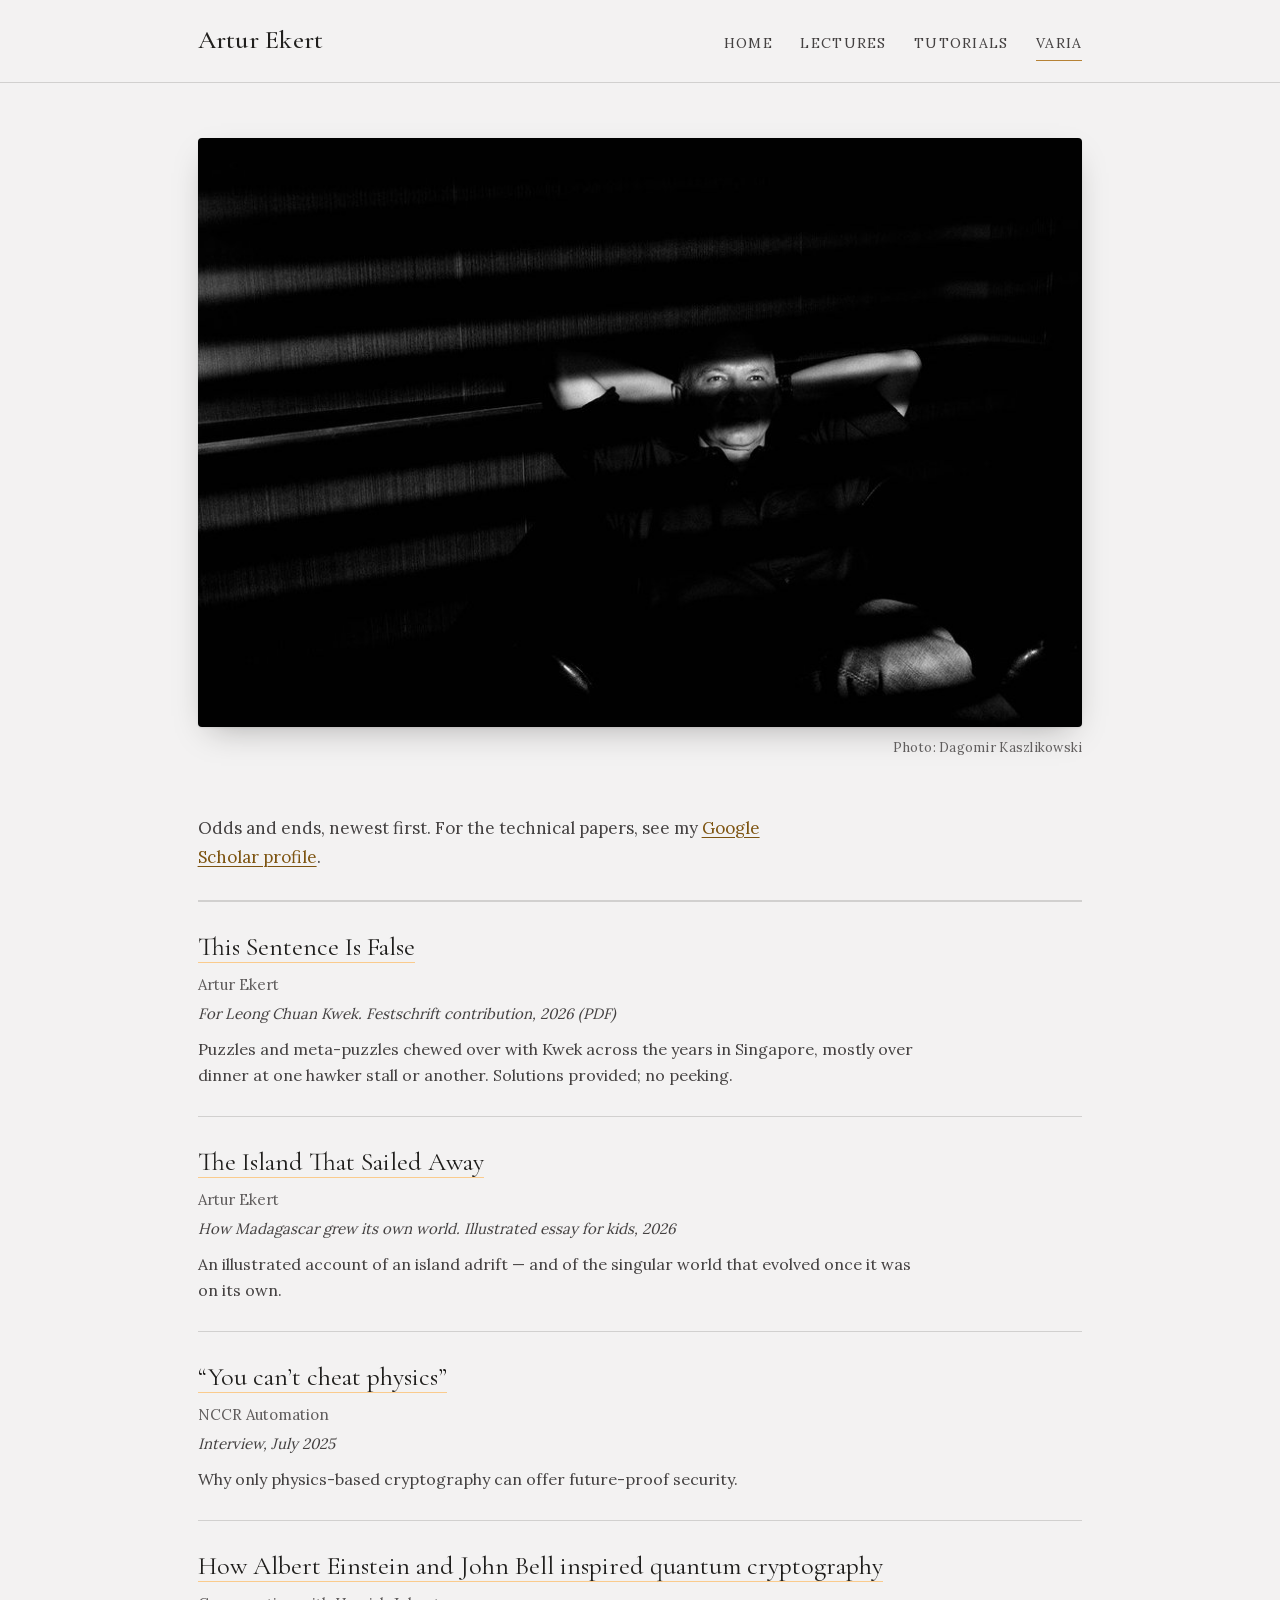
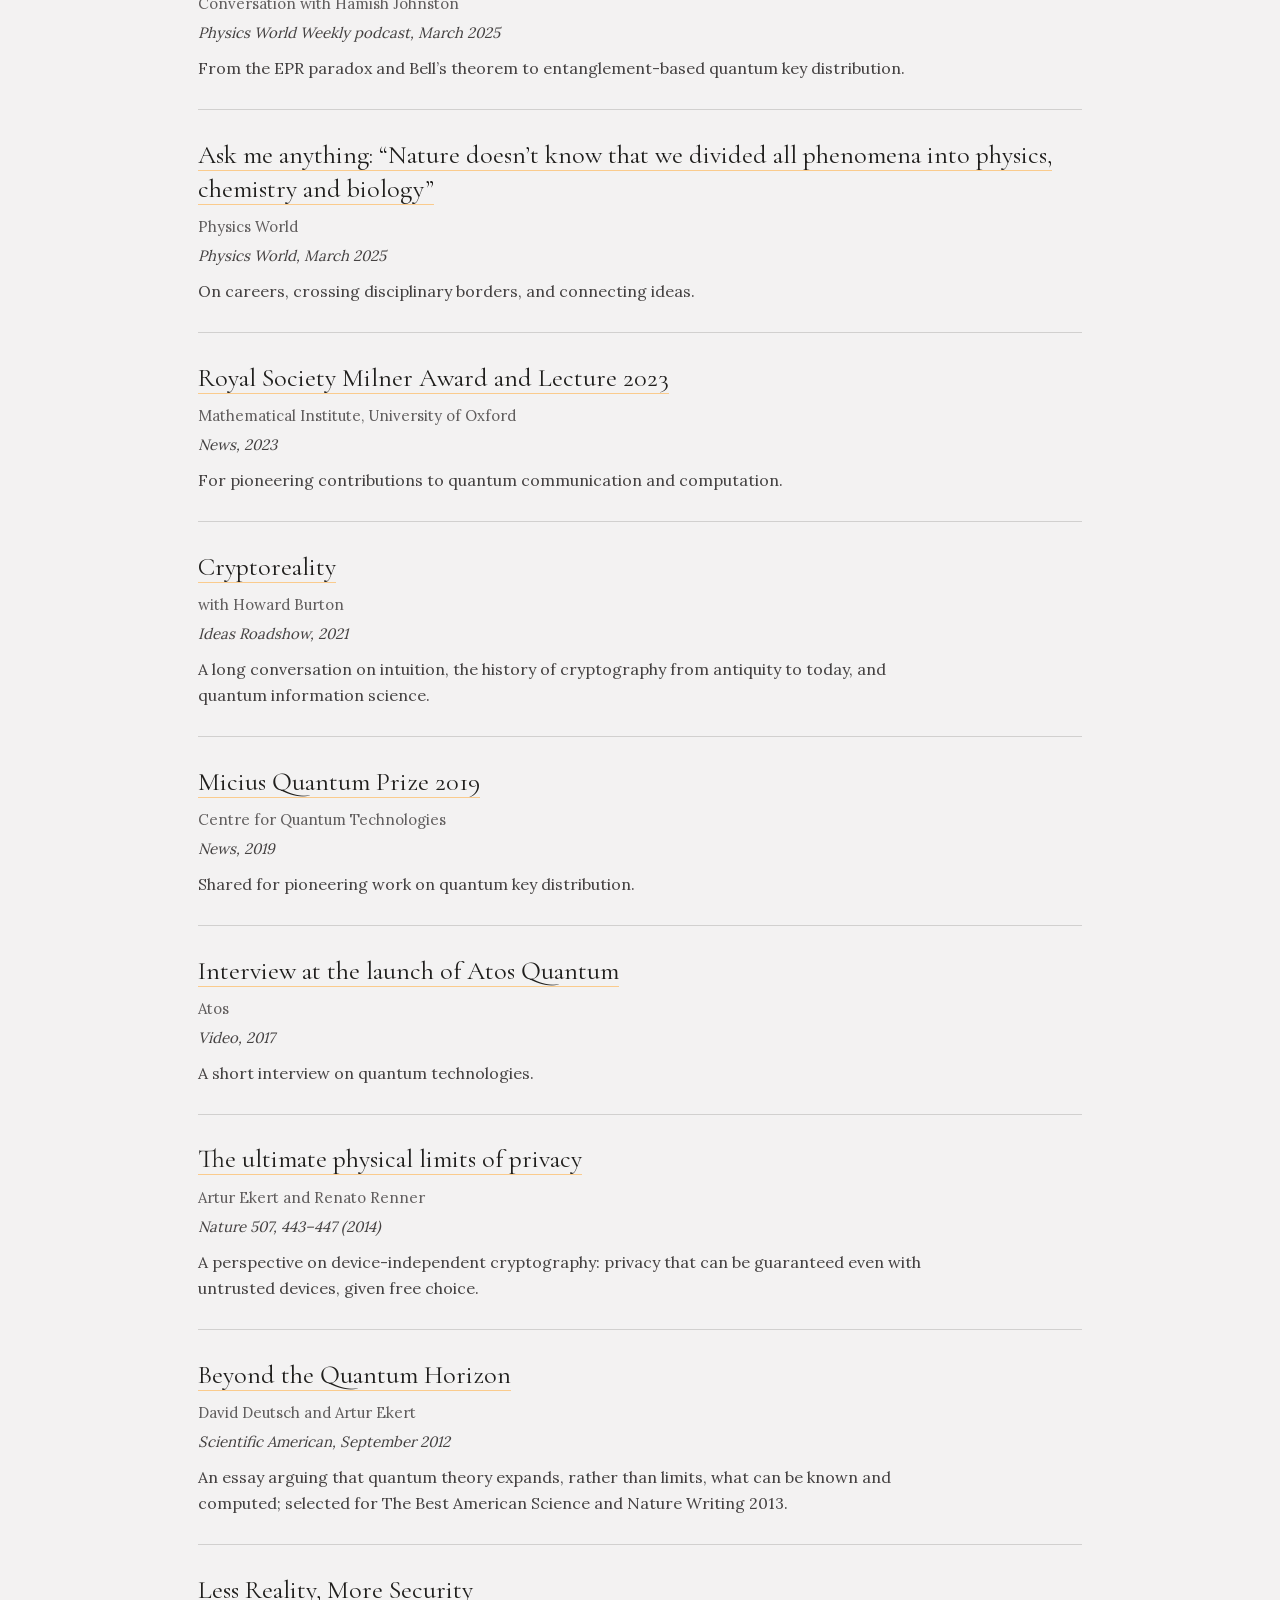
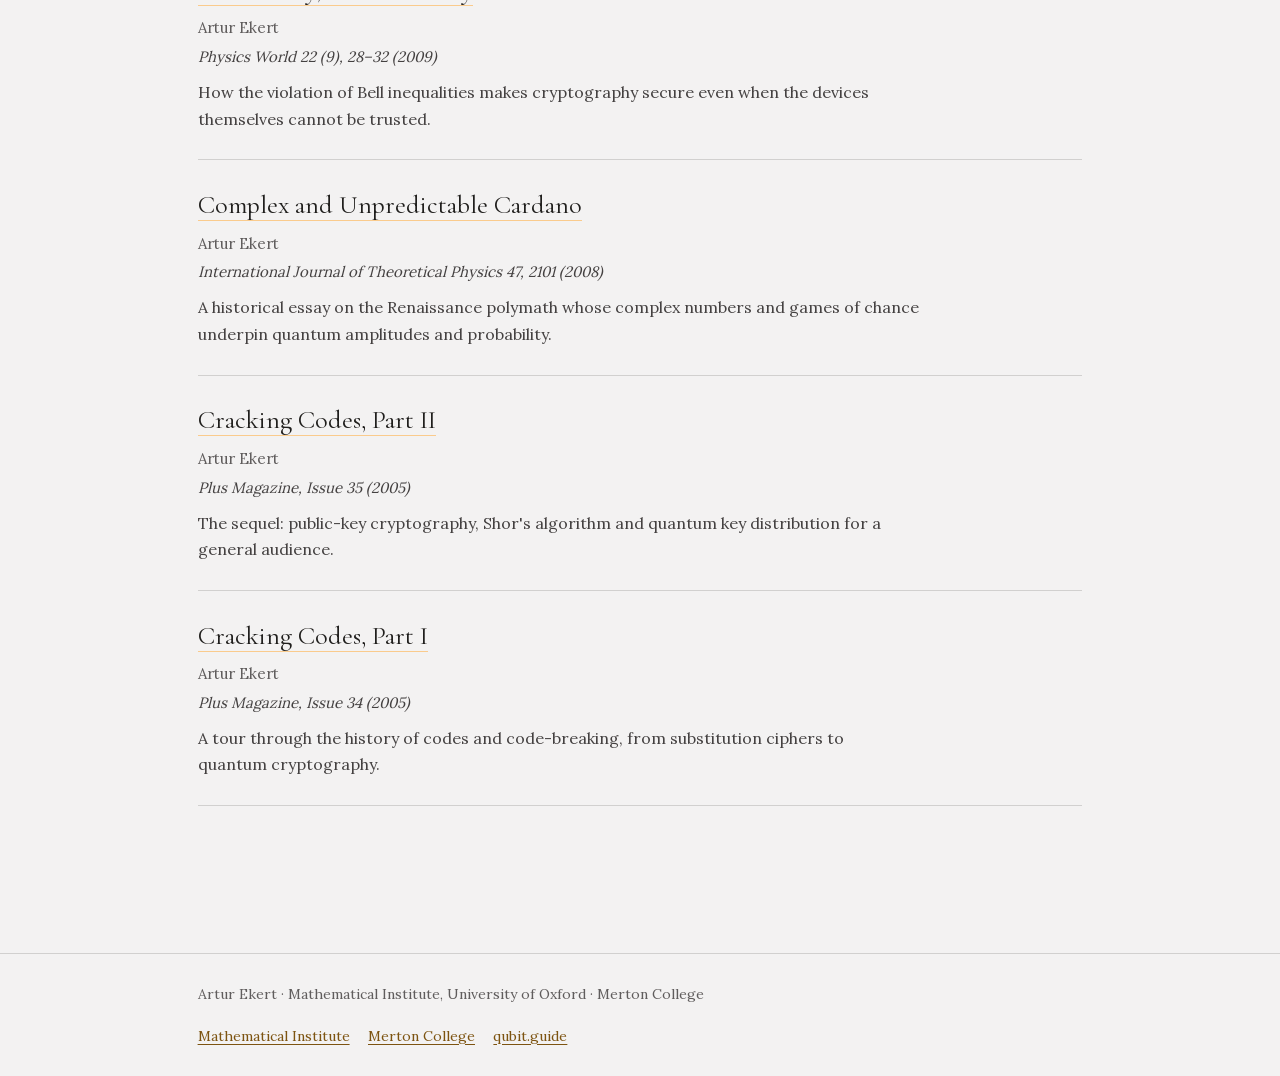
<file: varia.html>
<!DOCTYPE html>
<html lang="en">
<head>
  <meta charset="utf-8">
  <meta name="viewport" content="width=device-width, initial-scale=1">
  <title>Varia — Artur Ekert</title>
  <meta name="description" content="Writings, interviews and other odds and ends by and about Artur Ekert.">
  <meta name="author" content="Artur Ekert">
  <meta property="og:title" content="Varia — Artur Ekert">
  <meta property="og:description" content="Writings, interviews and other odds and ends by and about Artur Ekert.">
  <meta property="og:type" content="website">
  <link rel="icon" href="assets/favicon.svg" type="image/svg+xml">
  <link rel="preload" href="assets/fonts/cormorant-garamond-latin.woff2" as="font" type="font/woff2" crossorigin>
  <link rel="preload" href="assets/fonts/lora-latin.woff2" as="font" type="font/woff2" crossorigin>
  <link rel="stylesheet" href="assets/site.css">
</head>
<body>
<a class="skip" href="#main">Skip to content</a>
<header class="site-header">
  <div class="inner">
    <a class="brand" href="index.html">Artur&nbsp;Ekert</a>
    <nav class="site-nav" aria-label="Main">
        <a href="index.html">Home</a>
        <a href="lectures.html">Lectures</a>
        <a href="tutorials.html">Tutorials</a>
        <a href="varia.html" aria-current="page">Varia</a>
    </nav>
  </div>
</header>

<figure class="hero">
  <img src="assets/img/varia-hero.jpg"
       srcset="assets/img/varia-hero-900.jpg 900w, assets/img/varia-hero.jpg 1400w"
       sizes="(max-width: 940px) 100vw, 884px" width="1400" height="933" fetchpriority="high"
       alt="Black-and-white portrait of Artur Ekert leaning back with hands behind his head, his face crossed by bands of light through window blinds">
  <figcaption class="credit">Photo: Dagomir Kaszlikowski</figcaption>
</figure>

<main id="main">
<section>
  <p style="color: var(--soft); max-width: 34em; margin-bottom: var(--s6)">Odds and ends, newest first. For the technical papers, see my <a href="https://scholar.google.com/scholar?q=Artur+Ekert">Google Scholar profile</a>.</p>
  <hr class="rule" style="margin-bottom: 0">
  <ol class="ruled">
    <li class="work">
      <a class="title" href="writings/kwekada2026.pdf">This Sentence Is False </a>
      <span class="authors">Artur Ekert</span>
      <span class="meta"><span class="venue">For Leong Chuan Kwek. Festschrift contribution, 2026 (PDF)</span></span>
      <p class="note">Puzzles and meta-puzzles chewed over with Kwek across the years in Singapore, mostly over dinner at one hawker stall or another. Solutions provided; no peeking.</p>
    </li>
    <li class="work">
      <a class="title" href="writings/madagascar-story.html">The Island That Sailed Away </a>
      <span class="authors">Artur Ekert</span>
      <span class="meta"><span class="venue"> How Madagascar grew its own world. Illustrated essay for kids, 2026</span></span>
      <p class="note">An illustrated account of an island adrift — and of the singular world that evolved once it was on its own.</p>
    </li>
    <li class="work">
      <a class="title" href="https://nccr-automation.ch/news/2025/you-cant-cheat-physics-artur-ekert-explains-why-only-quantum-cryptography-can-ensure">“You can’t cheat physics”</a>
      <span class="authors">NCCR Automation</span>
      <span class="meta"><span class="venue">Interview, July 2025</span></span>
      <p class="note">Why only physics-based cryptography can offer future-proof security.</p>
    </li>
    <li class="work">
      <a class="title" href="https://physicsworld.com/a/artur-ekert-explains-how-albert-einstein-and-john-bell-inspired-quantum-cryptography/">How Albert Einstein and John Bell inspired quantum cryptography</a>
      <span class="authors">Conversation with Hamish Johnston</span>
      <span class="meta"><span class="venue">Physics World Weekly podcast, March 2025</span></span>
      <p class="note">From the EPR paradox and Bell’s theorem to entanglement-based quantum key distribution.</p>
    </li>
    <li class="work">
      <a class="title" href="https://physicsworld.com/a/ask-me-anything-artur-ekert-nature-doesnt-know-that-we-divided-all-phenomena-into-physics-chemistry-and-biology/">Ask me anything: “Nature doesn’t know that we divided all phenomena into physics, chemistry and biology”</a>
      <span class="authors">Physics World</span>
      <span class="meta"><span class="venue">Physics World, March 2025</span></span>
      <p class="note">On careers, crossing disciplinary borders, and connecting ideas.</p>
    </li>
    <li class="work">
      <a class="title" href="https://www.maths.ox.ac.uk/node/64970">Royal Society Milner Award and Lecture 2023</a>
      <span class="authors">Mathematical Institute, University of Oxford</span>
      <span class="meta"><span class="venue">News, 2023</span></span>
      <p class="note">For pioneering contributions to quantum communication and computation.</p>
    </li>
    <li class="work">
      <a class="title" href="https://ideasroadshow.com/artur-ekert/">Cryptoreality</a>
      <span class="authors">with Howard Burton</span>
      <span class="meta"><span class="venue">Ideas Roadshow, 2021</span></span>
      <p class="note">A long conversation on intuition, the history of cryptography from antiquity to today, and quantum information science.</p>
    </li>
    <li class="work">
      <a class="title" href="https://www.cqt.sg/highlight/2019-04-artur-ekert-micius-quantum-prize/">Micius Quantum Prize 2019</a>
      <span class="authors">Centre for Quantum Technologies</span>
      <span class="meta"><span class="venue">News, 2019</span></span>
      <p class="note">Shared for pioneering work on quantum key distribution.</p>
    </li>
    <li class="work">
      <a class="title" href="https://www.youtube.com/watch?v=0Jbjk6QimKo">Interview at the launch of Atos Quantum</a>
      <span class="authors">Atos</span>
      <span class="meta"><span class="venue">Video, 2017</span></span>
      <p class="note">A short interview on quantum technologies.</p>
    </li>
    <li class="work">
      <a class="title" href="https://www.nature.com/articles/nature13132">The ultimate physical limits of privacy</a>
      <span class="authors">Artur Ekert and Renato Renner</span>
      <span class="meta"><span class="venue">Nature 507, 443–447 (2014)</span></span>
      <p class="note">A perspective on device-independent cryptography: privacy that can be guaranteed even with untrusted devices, given free choice.</p>
    </li>
    <li class="work">
      <a class="title" href="https://www.scientificamerican.com/article/beyond-the-quantum-horizon-extreme-physics-special/">Beyond the Quantum Horizon</a>
      <span class="authors">David Deutsch and Artur Ekert</span>
      <span class="meta"><span class="venue">Scientific American, September 2012</span></span>
      <p class="note">An essay arguing that quantum theory expands, rather than limits, what can be known and computed; selected for The Best American Science and Nature Writing 2013.</p>
    </li>
    <li class="work">
      <a class="title" href="https://ui.adsabs.harvard.edu/abs/2009PhyW...22i..28E/abstract">Less Reality, More Security</a>
      <span class="authors">Artur Ekert</span>
      <span class="meta"><span class="venue">Physics World 22 (9), 28–32 (2009)</span></span>
      <p class="note">How the violation of Bell inequalities makes cryptography secure even when the devices themselves cannot be trusted.</p>
    </li>
    <li class="work">
      <a class="title" href="https://arxiv.org/abs/0806.0485">Complex and Unpredictable Cardano</a>
      <span class="authors">Artur Ekert</span>
      <span class="meta"><span class="venue">International Journal of Theoretical Physics 47, 2101 (2008)</span></span>
      <p class="note">A historical essay on the Renaissance polymath whose complex numbers and games of chance underpin quantum amplitudes and probability.</p>
    </li>
    <li class="work">
      <a class="title" href="https://plus.maths.org/content/cracking-codes-part-ii">Cracking Codes, Part II</a>
      <span class="authors">Artur Ekert</span>
      <span class="meta"><span class="venue">Plus Magazine, Issue 35 (2005)</span></span>
      <p class="note">The sequel: public-key cryptography, Shor&#x27;s algorithm and quantum key distribution for a general audience.</p>
    </li>
    <li class="work">
      <a class="title" href="https://plus.maths.org/issue34/features/ekert/feat.pdf">Cracking Codes, Part I</a>
      <span class="authors">Artur Ekert</span>
      <span class="meta"><span class="venue">Plus Magazine, Issue 34 (2005)</span></span>
      <p class="note">A tour through the history of codes and code-breaking, from substitution ciphers to quantum cryptography.</p>
    </li>
  </ol>
</section>
</main>

<footer class="site-footer">
  <div class="inner">
    <span>Artur Ekert · Mathematical Institute, University of Oxford · Merton College</span>
    <nav aria-label="Elsewhere">
      <a href="https://www.maths.ox.ac.uk">Mathematical Institute</a>
      <a href="https://www.merton.ox.ac.uk">Merton College</a>
      <a href="https://qubit.guide">qubit.guide</a>
    </nav>
  </div>
</footer>
</body>
</html>
</file>
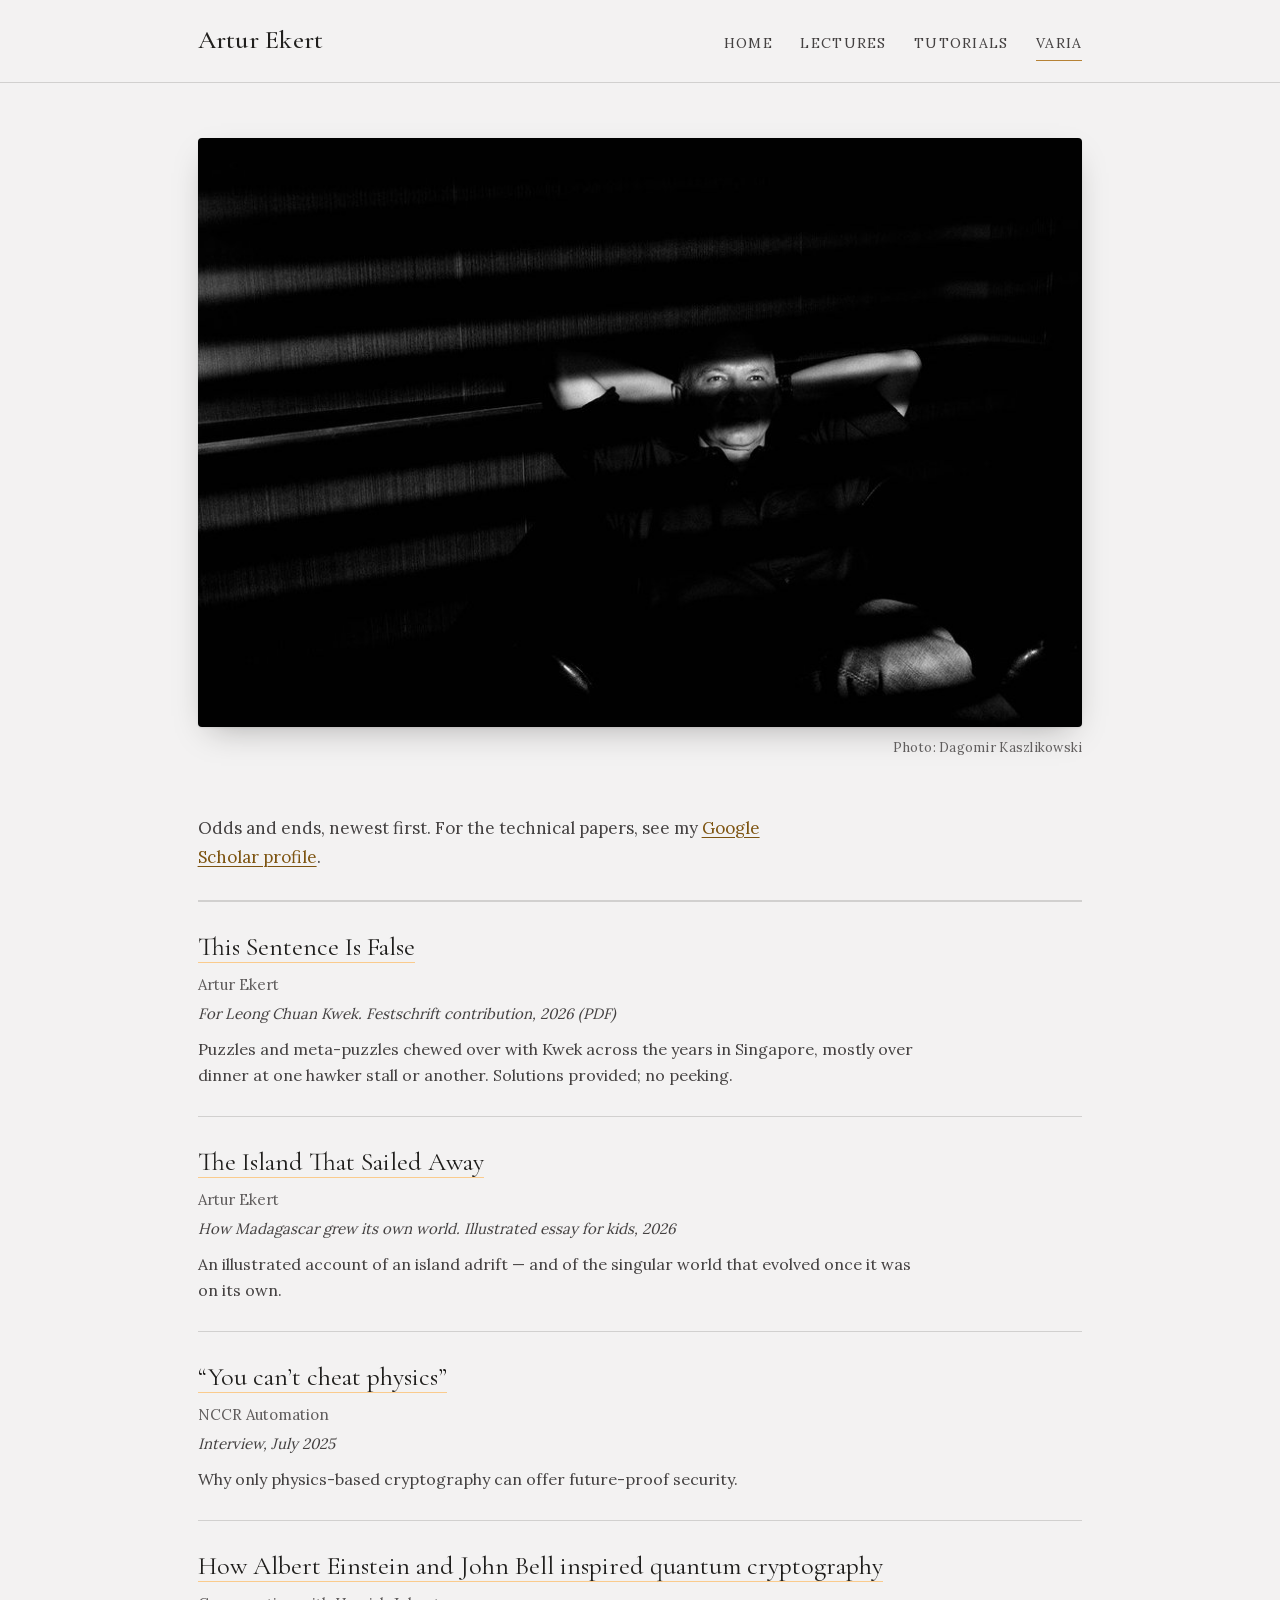
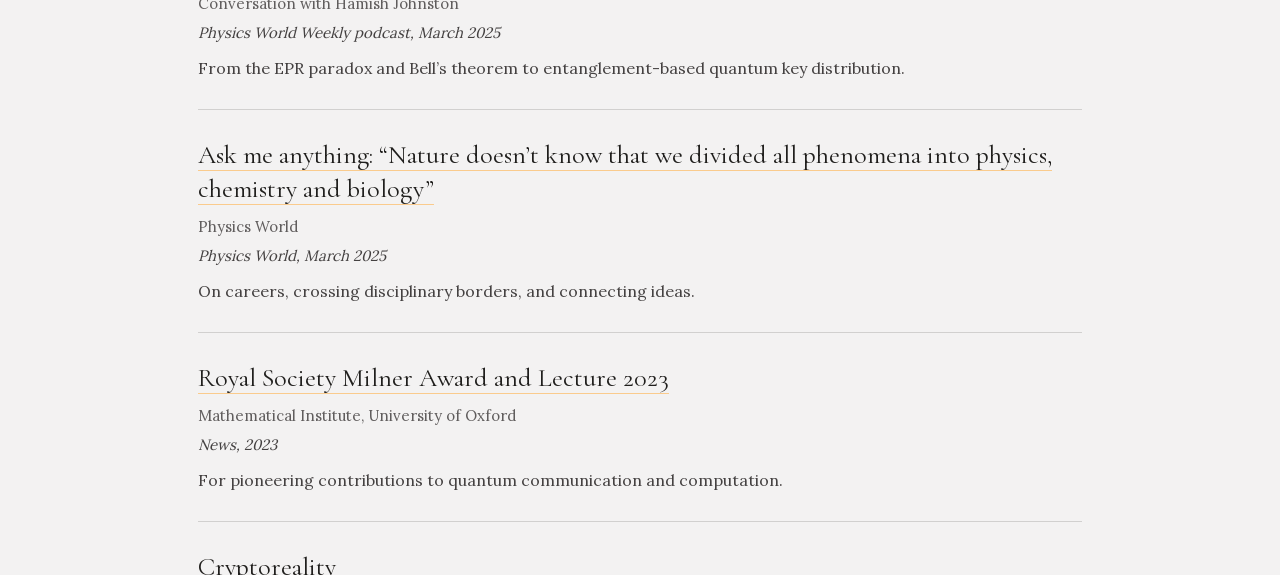
<file: writings.html>
<!DOCTYPE html>
<html lang="en"><head><meta charset="utf-8">
<title>Moved to Varia — Artur Ekert</title>
<meta http-equiv="refresh" content="0; url=varia.html">
<link rel="canonical" href="varia.html">
</head><body><p>This page has moved to <a href="varia.html">Varia</a>.</p></body></html>
</file>
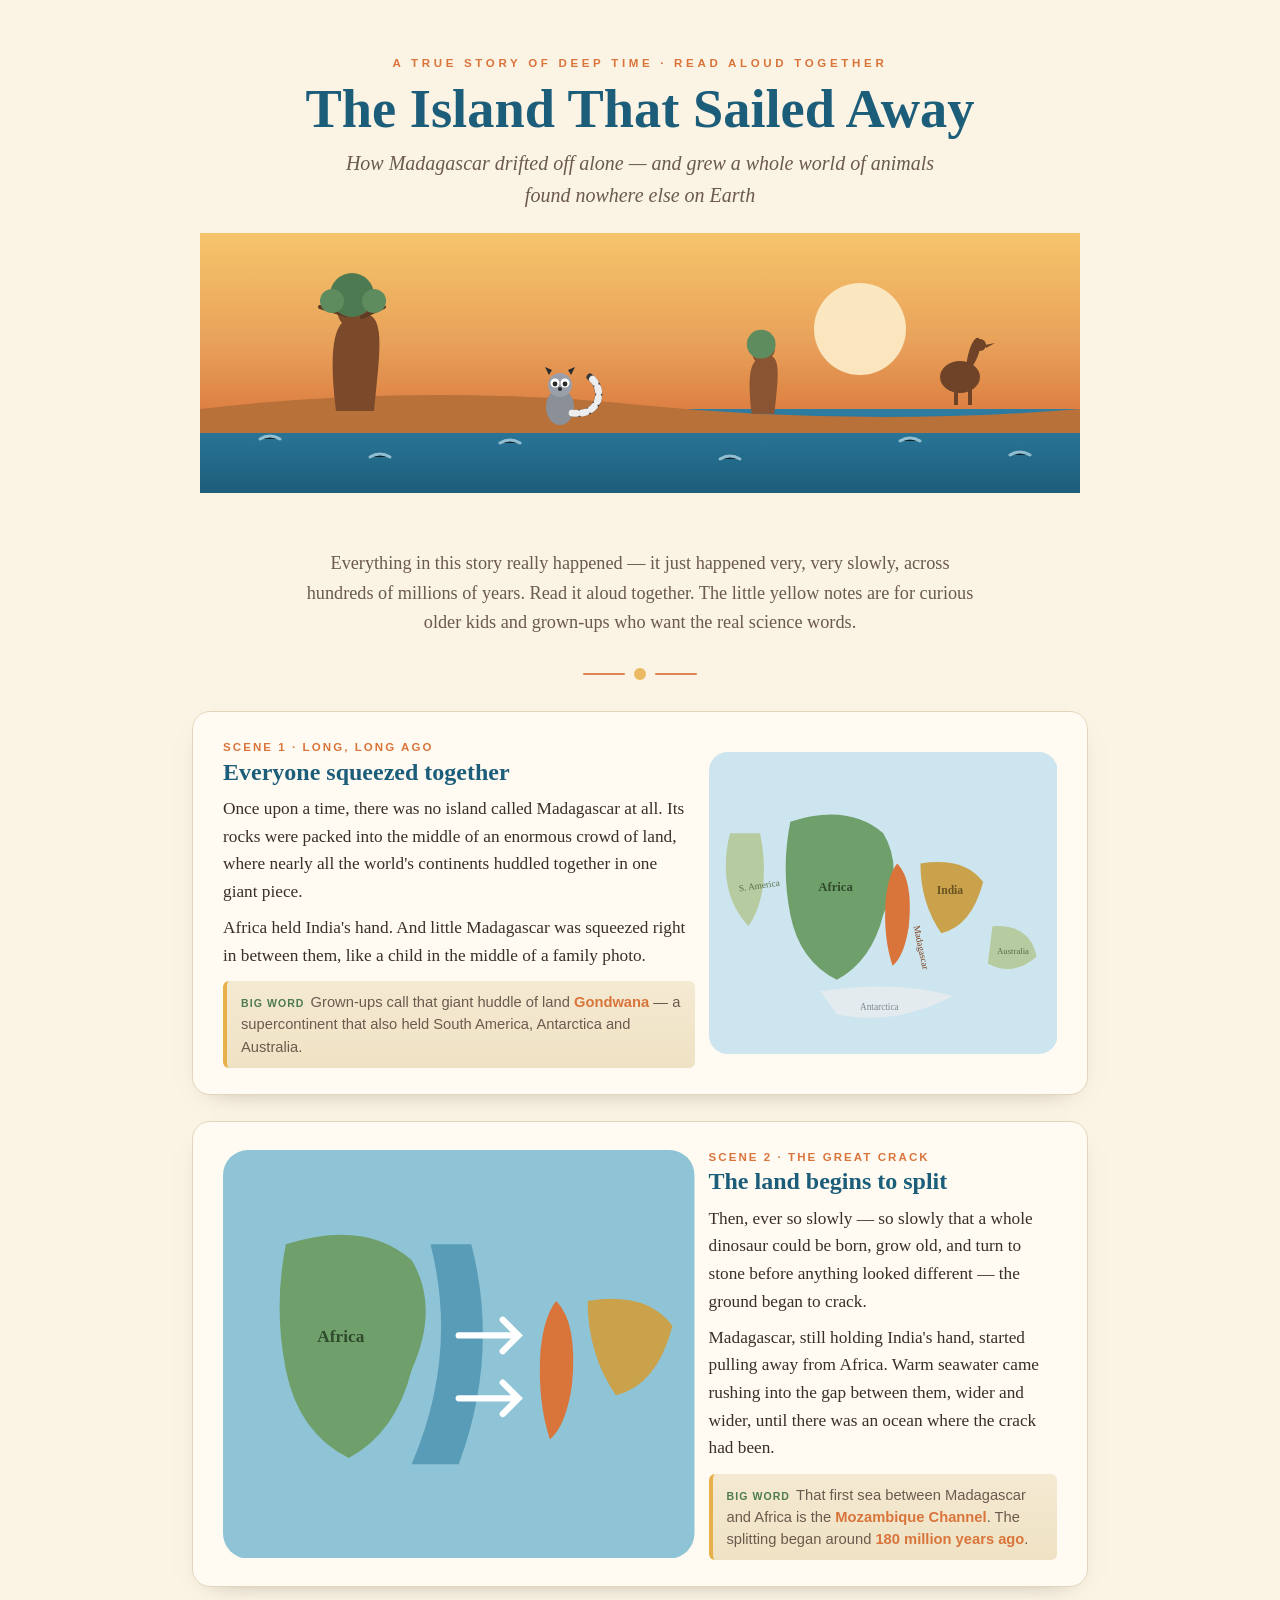
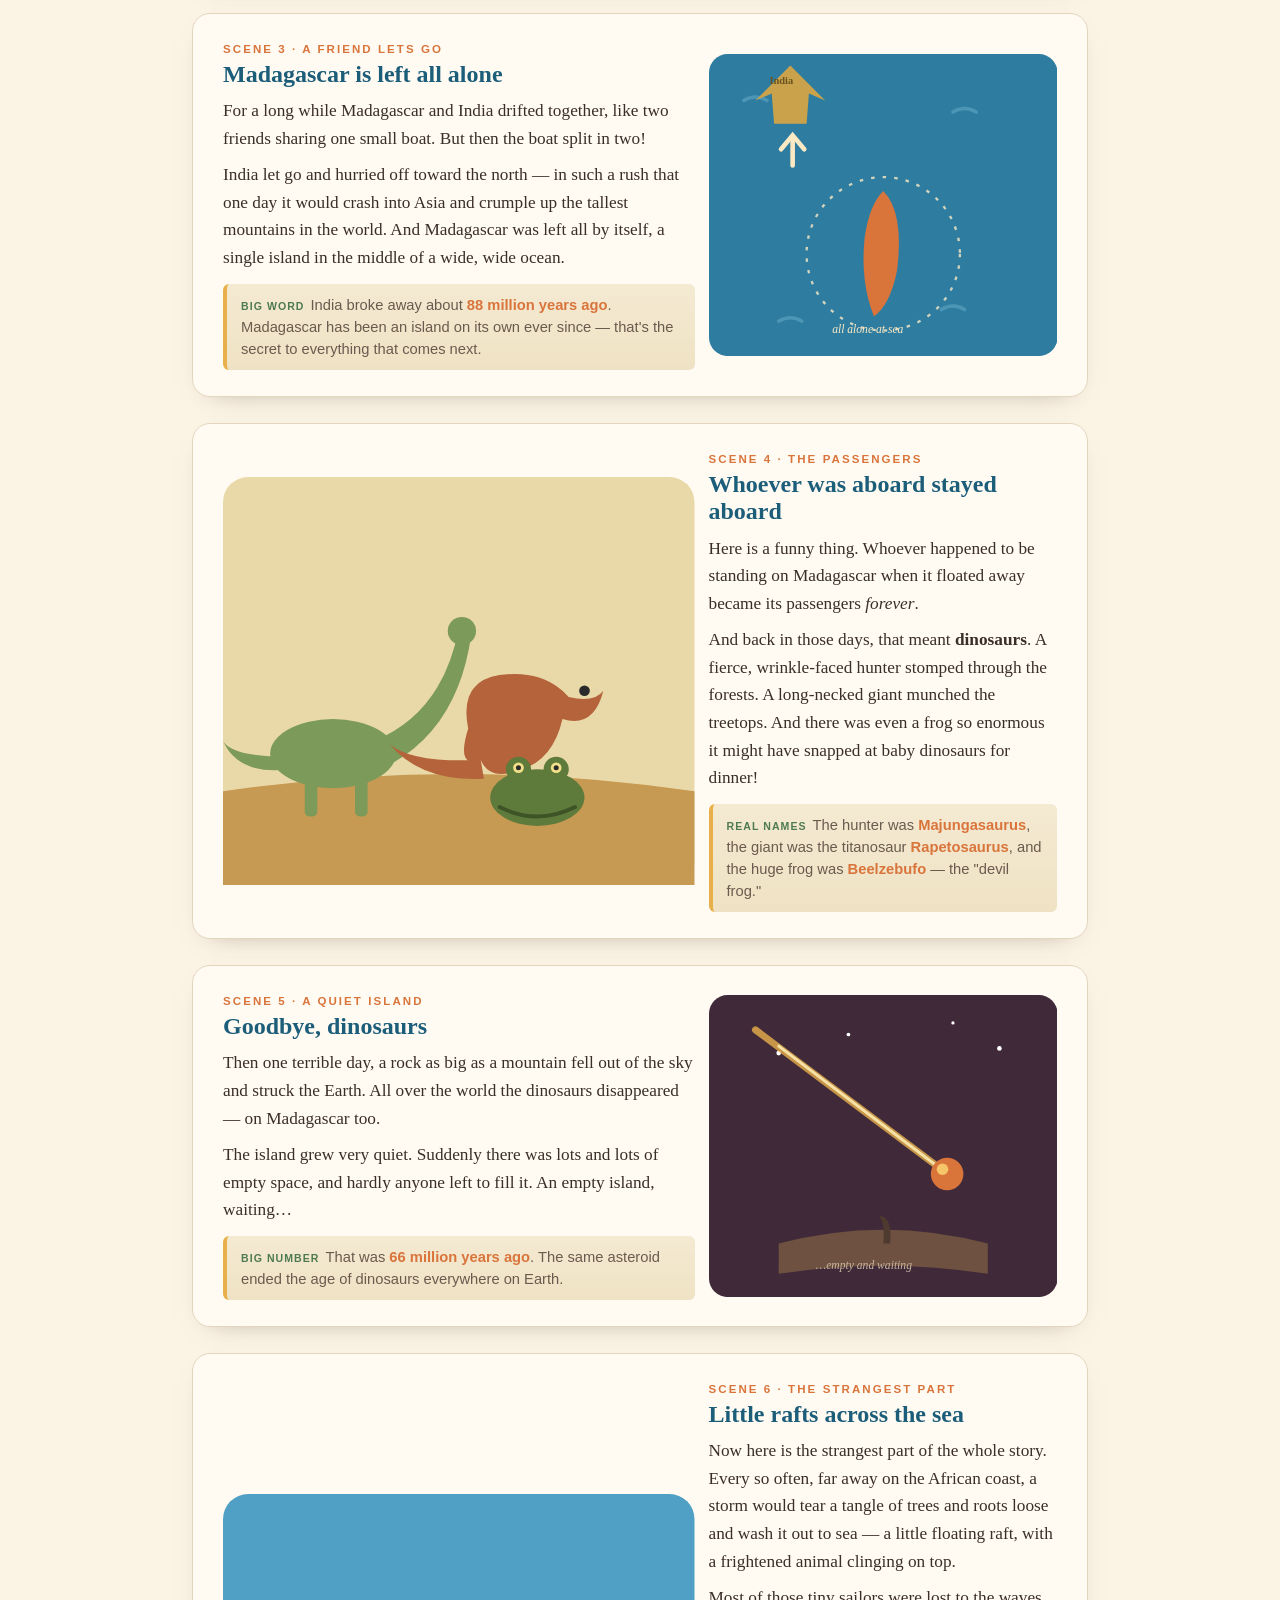
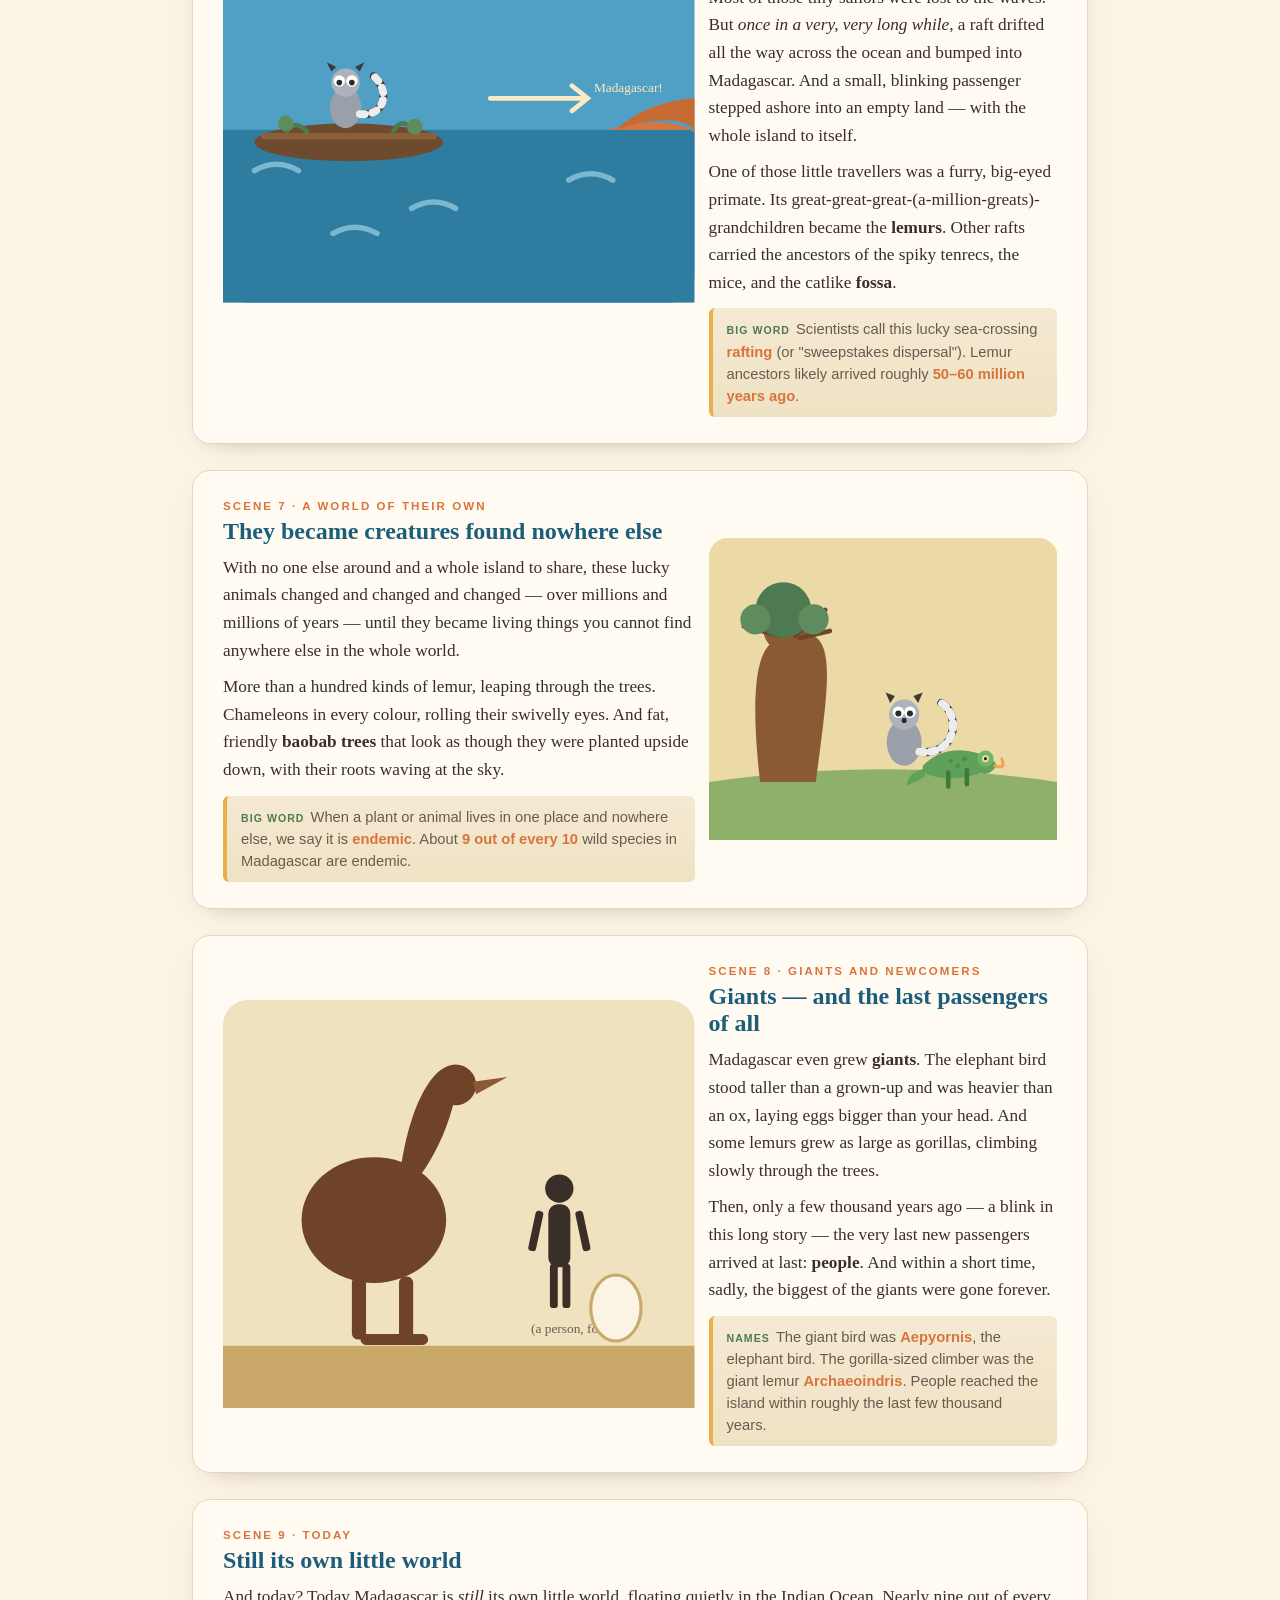
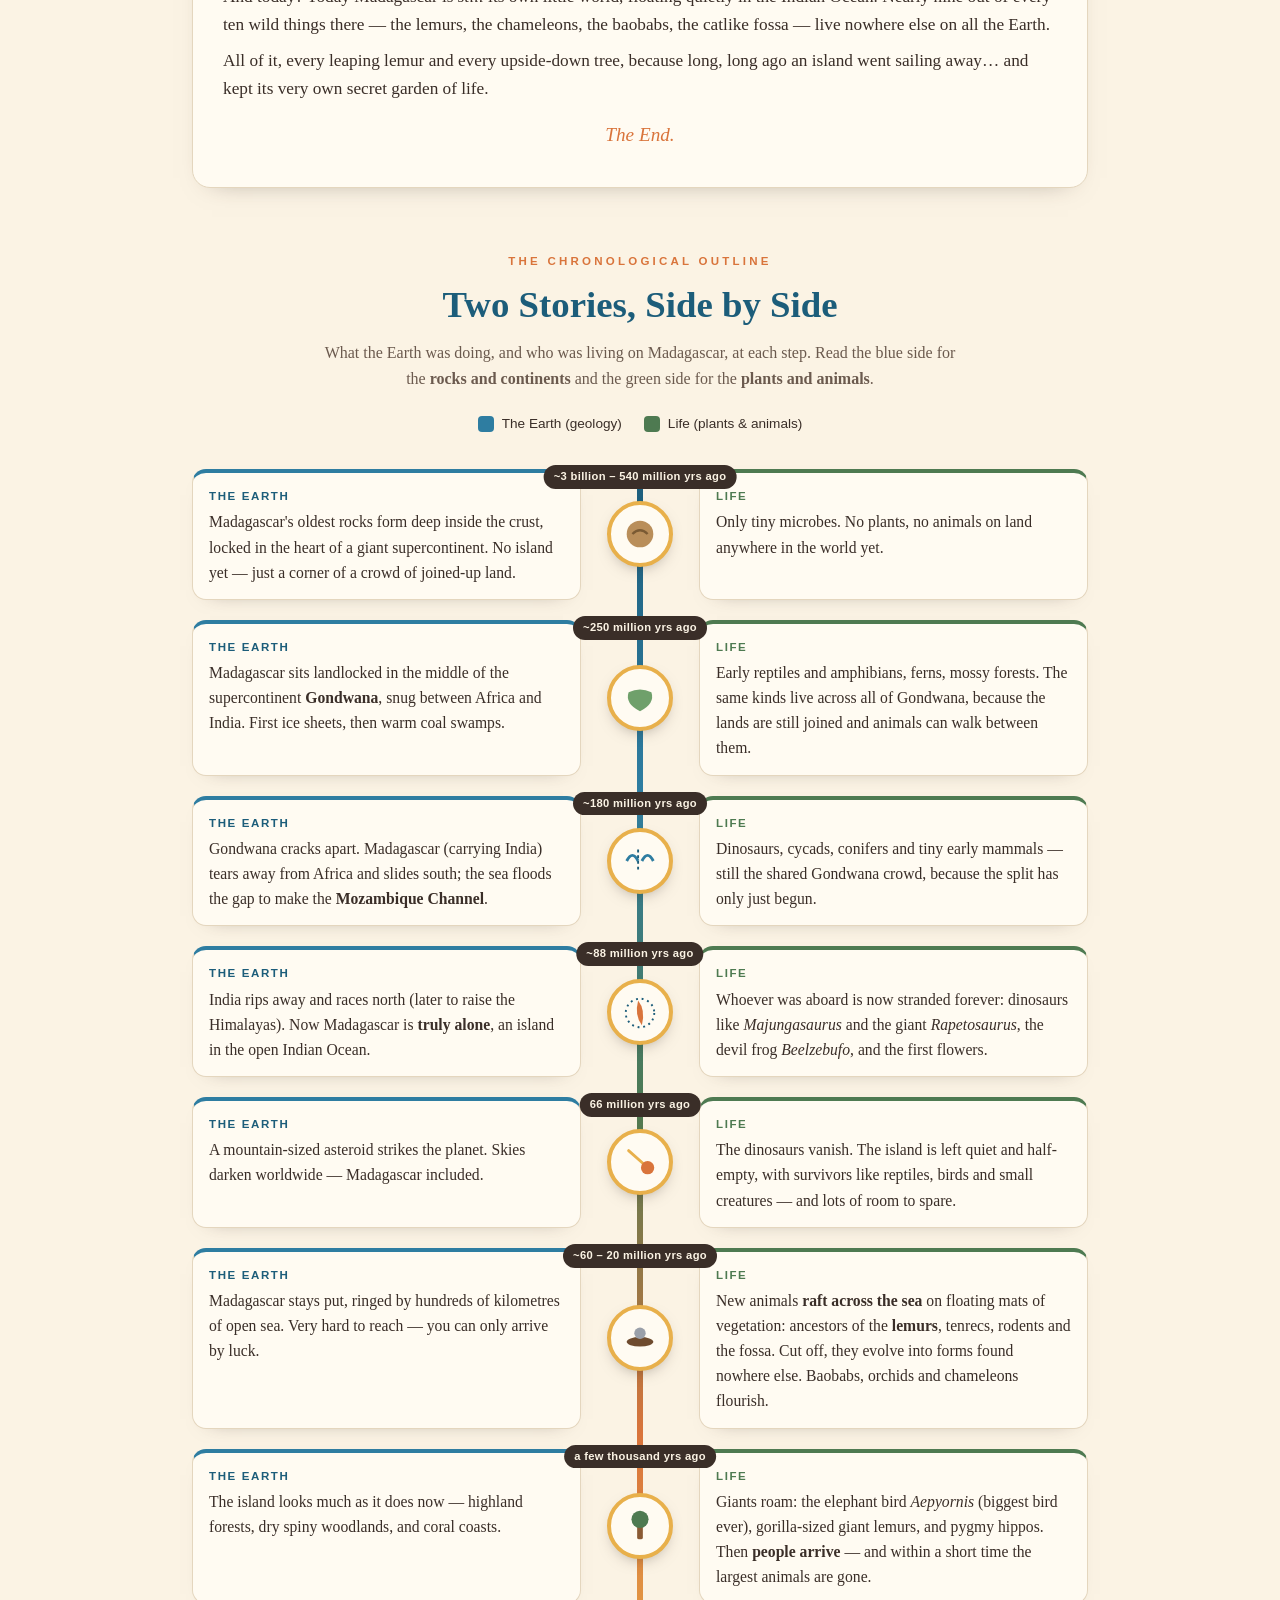
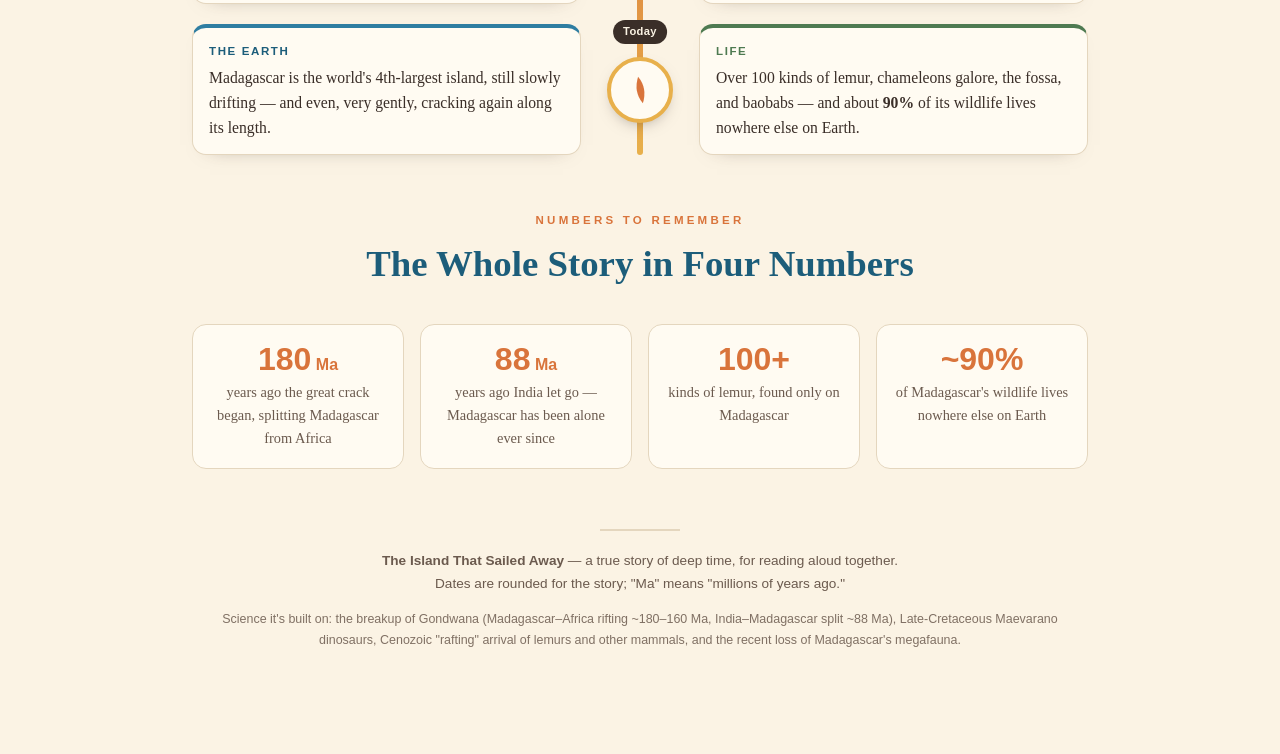
<file: writings/madagascar-story.html>
<!DOCTYPE html>
<html lang="en">
<head>
<meta charset="UTF-8">
<meta name="viewport" content="width=device-width, initial-scale=1.0">
<title>The Island That Sailed Away — How Madagascar Grew Its Own World</title>
<style>
  :root{
    --cream:#FBF3E4;
    --paper:#FFFBF2;
    --ink:#3A2E28;
    --ink-soft:#6B5A4E;
    --ocean:#2E7DA1;
    --ocean-deep:#1C5D7A;
    --terra:#D9743B;
    --sun:#E8B04B;
    --leaf:#4E7A51;
    --leaf-soft:#7BA36F;
    --line:#E4D6BE;
  }
  *{box-sizing:border-box;}
  html{scroll-behavior:smooth;}
  body{
    margin:0;
    background:var(--cream);
    color:var(--ink);
    font-family:"Iowan Old Style","Palatino Linotype",Palatino,Georgia,serif;
    line-height:1.6;
    -webkit-font-smoothing:antialiased;
  }
  .wrap{max-width:940px;margin:0 auto;padding:0 22px 90px;}

  /* ---------- HERO ---------- */
  .hero{
    position:relative;
    text-align:center;
    padding:54px 18px 30px;
    margin:0 -22px 10px;
    overflow:hidden;
  }
  .hero .kicker{
    letter-spacing:.32em;
    text-transform:uppercase;
    font-size:.72rem;
    color:var(--terra);
    font-family:"Trebuchet MS",Verdana,sans-serif;
    font-weight:700;
    margin-bottom:8px;
  }
  .hero h1{
    font-size:clamp(2.1rem,5.4vw,3.4rem);
    line-height:1.08;
    margin:.1em 0 .15em;
    color:var(--ocean-deep);
  }
  .hero .sub{
    font-size:clamp(1rem,2.4vw,1.25rem);
    color:var(--ink-soft);
    font-style:italic;
    max-width:600px;
    margin:0 auto;
  }
  .hero svg{display:block;width:100%;max-width:880px;height:auto;margin:22px auto 0;}

  /* ---------- LEAD ---------- */
  .lead{
    font-size:1.14rem;
    max-width:680px;
    margin:26px auto 8px;
    text-align:center;
    color:var(--ink-soft);
  }
  .divider{
    width:120px;height:22px;margin:26px auto;display:block;opacity:.85;
  }

  /* ---------- STORY SCENES ---------- */
  .scene{
    background:var(--paper);
    border:1px solid var(--line);
    border-radius:18px;
    padding:26px 30px;
    margin:26px 0;
    box-shadow:0 10px 26px -20px rgba(58,46,40,.55);
    display:grid;
    grid-template-columns:1fr;
    gap:14px;
  }
  .scene.with-art{grid-template-columns:1.15fr .85fr;align-items:center;}
  .scene.with-art.flip .art{order:-1;}
  @media(max-width:680px){
    .scene.with-art{grid-template-columns:1fr;}
    .scene.with-art.flip .art{order:0;}
  }
  .scene .num{
    font-family:"Trebuchet MS",Verdana,sans-serif;
    font-weight:700;
    font-size:.72rem;
    letter-spacing:.18em;
    text-transform:uppercase;
    color:var(--terra);
  }
  .scene h2{
    font-size:1.5rem;
    margin:.1em 0 .35em;
    color:var(--ocean-deep);
    line-height:1.15;
  }
  .scene p{margin:.5em 0;font-size:1.08rem;}
  .art svg{width:100%;height:auto;display:block;}
  .aside{
    margin-top:12px;
    background:linear-gradient(180deg,#F4EAD2,#EFE2C4);
    border-left:4px solid var(--sun);
    border-radius:6px;
    padding:10px 14px;
    font-size:.92rem;
    color:var(--ink-soft);
    font-family:"Trebuchet MS",Verdana,sans-serif;
    line-height:1.5;
  }
  .aside b{color:var(--terra);font-family:inherit;}
  .aside .tag{
    display:inline-block;font-weight:700;color:var(--leaf);
    text-transform:uppercase;letter-spacing:.1em;font-size:.66rem;margin-right:6px;
  }

  /* ---------- SECTION TITLES ---------- */
  .section-head{text-align:center;margin:64px auto 6px;}
  .section-head .kicker{
    letter-spacing:.28em;text-transform:uppercase;font-size:.72rem;color:var(--terra);
    font-family:"Trebuchet MS",Verdana,sans-serif;font-weight:700;
  }
  .section-head h2{font-size:clamp(1.7rem,4vw,2.3rem);color:var(--ocean-deep);margin:.15em 0;}
  .section-head p{color:var(--ink-soft);max-width:640px;margin:.2em auto 0;}

  /* ---------- PARALLEL TIMELINE ---------- */
  .legend{
    display:flex;gap:22px;justify-content:center;flex-wrap:wrap;margin:22px 0 8px;
    font-family:"Trebuchet MS",Verdana,sans-serif;font-size:.85rem;
  }
  .legend span{display:inline-flex;align-items:center;gap:8px;}
  .swatch{width:16px;height:16px;border-radius:4px;display:inline-block;}
  .tl{position:relative;margin:26px auto 0;max-width:900px;}
  .tl::before{
    content:"";position:absolute;left:50%;top:0;bottom:0;width:6px;margin-left:-3px;
    background:linear-gradient(180deg,var(--ocean-deep),var(--ocean),var(--leaf),var(--terra),var(--sun));
    border-radius:6px;
  }
  .row{
    display:grid;grid-template-columns:1fr 90px 1fr;align-items:stretch;
    margin:20px 0;position:relative;
  }
  .node{
    grid-column:2;justify-self:center;align-self:center;
    width:66px;height:66px;border-radius:50%;
    background:var(--paper);border:4px solid var(--sun);
    display:flex;align-items:center;justify-content:center;z-index:2;
    box-shadow:0 6px 16px -8px rgba(58,46,40,.5);
  }
  .node svg{width:38px;height:38px;}
  .when{
    position:absolute;left:50%;transform:translateX(-50%);
    top:-4px;background:var(--ink);color:var(--cream);
    font-family:"Trebuchet MS",Verdana,sans-serif;font-size:.7rem;font-weight:700;
    padding:3px 10px;border-radius:20px;white-space:nowrap;z-index:3;letter-spacing:.03em;
  }
  .card{
    background:var(--paper);border:1px solid var(--line);border-radius:14px;
    padding:14px 16px;font-size:.98rem;box-shadow:0 8px 20px -18px rgba(58,46,40,.6);
  }
  .card h4{
    margin:0 0 4px;font-size:.72rem;letter-spacing:.14em;text-transform:uppercase;
    font-family:"Trebuchet MS",Verdana,sans-serif;
  }
  .earth{grid-column:1;margin-right:14px;border-top:4px solid var(--ocean);}
  .earth h4{color:var(--ocean-deep);}
  .life{grid-column:3;margin-left:14px;border-top:4px solid var(--leaf);}
  .life h4{color:var(--leaf);}
  .row.pad-top{margin-top:34px;}
  @media(max-width:680px){
    .tl::before{left:26px;}
    .row{grid-template-columns:1fr;}
    .node{grid-column:1;justify-self:start;margin-left:-7px;}
    .when{left:70px;transform:none;}
    .earth,.life{grid-column:1;margin:6px 0 0 0;}
    .row{margin-bottom:30px;}
  }

  /* ---------- FACT STRIP ---------- */
  .facts{
    display:grid;grid-template-columns:repeat(auto-fit,minmax(180px,1fr));gap:16px;margin:30px 0 0;
  }
  .fact{
    background:var(--paper);border:1px solid var(--line);border-radius:14px;padding:18px;text-align:center;
  }
  .fact .big{font-size:2rem;font-weight:700;color:var(--terra);line-height:1;font-family:"Trebuchet MS",Verdana,sans-serif;}
  .fact .lbl{font-size:.9rem;color:var(--ink-soft);margin-top:6px;}

  footer{
    text-align:center;margin-top:60px;color:var(--ink-soft);font-size:.85rem;
    font-family:"Trebuchet MS",Verdana,sans-serif;line-height:1.7;
  }
  footer .rule{width:80px;height:2px;background:var(--line);margin:0 auto 18px;}
  a{color:var(--ocean-deep);}
</style>
</head>
<body>
<div class="wrap">

  <!-- ============ HERO ============ -->
  <header class="hero">
    <div class="kicker">A True Story of Deep Time · Read Aloud Together</div>
    <h1>The Island That Sailed Away</h1>
    <p class="sub">How Madagascar drifted off alone — and grew a whole world of animals found nowhere else on Earth</p>
    <svg viewBox="0 0 880 260" role="img" aria-label="Sunset over Madagascar with baobab trees, a lemur, and the sea">
      <defs>
        <linearGradient id="sky" x1="0" y1="0" x2="0" y2="1">
          <stop offset="0" stop-color="#F6C56A"/><stop offset=".55" stop-color="#E8A15A"/><stop offset="1" stop-color="#D9743B"/>
        </linearGradient>
        <linearGradient id="seaG" x1="0" y1="0" x2="0" y2="1">
          <stop offset="0" stop-color="#2E7DA1"/><stop offset="1" stop-color="#1C5D7A"/>
        </linearGradient>
      </defs>
      <rect x="0" y="0" width="880" height="200" fill="url(#sky)"/>
      <circle cx="660" cy="96" r="46" fill="#FBE9C4" opacity=".95"/>
      <rect x="0" y="176" width="880" height="84" fill="url(#seaG)"/>
      <!-- sea sparkle -->
      <g stroke="#BFE1EC" stroke-width="3" stroke-linecap="round" opacity=".7">
        <path d="M60 206 q10 -6 20 0"/><path d="M170 224 q10 -6 20 0"/><path d="M300 210 q10 -6 20 0"/>
        <path d="M520 226 q10 -6 20 0"/><path d="M700 208 q10 -6 20 0"/><path d="M810 222 q10 -6 20 0"/>
      </g>
      <!-- ground -->
      <path d="M0 176 Q220 150 440 172 T880 176 L880 200 L0 200 Z" fill="#B9713A"/>
      <!-- baobab left -->
      <g transform="translate(150,60)">
        <path d="M-14 118 C-20 70 -18 40 -8 30 C-16 20 -14 6 -2 6 C-8 -6 8 -8 10 4 C22 0 30 12 20 22 C34 30 30 60 24 118 Z" fill="#7A4A2A"/>
        <g stroke="#5E3A22" stroke-width="4" stroke-linecap="round">
          <path d="M2 20 L-18 2"/><path d="M6 18 L2 -4"/><path d="M10 20 L28 0"/><path d="M12 24 L34 14"/><path d="M-4 22 L-30 14"/>
        </g>
        <circle cx="2" cy="2" r="22" fill="#4E7A51"/><circle cx="-18" cy="8" r="12" fill="#5E8C5E"/><circle cx="24" cy="8" r="12" fill="#5E8C5E"/>
      </g>
      <!-- baobab right small -->
      <g transform="translate(560,110) scale(.6)">
        <path d="M-14 118 C-20 70 -18 40 -8 30 C-16 20 -14 6 -2 6 C-8 -6 8 -8 10 4 C22 0 30 12 20 22 C34 30 30 60 24 118 Z" fill="#8A5432"/>
        <circle cx="2" cy="2" r="24" fill="#5E8C5E"/>
      </g>
      <!-- lemur on ground -->
      <g transform="translate(360,150)">
        <ellipse cx="0" cy="24" rx="14" ry="18" fill="#8A8F98"/>
        <circle cx="0" cy="2" r="12" fill="#9AA0A9"/>
        <circle cx="-5" cy="0" r="4.5" fill="#fff"/><circle cx="5" cy="0" r="4.5" fill="#fff"/>
        <circle cx="-5" cy="1" r="2.4" fill="#2A2A2A"/><circle cx="5" cy="1" r="2.4" fill="#2A2A2A"/>
        <path d="M-11 -8 l-4 -8 l7 3 Z" fill="#2A2A2A"/><path d="M11 -8 l4 -8 l-7 3 Z" fill="#2A2A2A"/>
        <circle cx="0" cy="6" r="2" fill="#2A2A2A"/>
        <!-- ringed tail -->
        <path d="M12 30 C40 34 46 6 30 -6" fill="none" stroke="#3A3A3A" stroke-width="7" stroke-linecap="round"/>
        <path d="M12 30 C40 34 46 6 30 -6" fill="none" stroke="#EDEDED" stroke-width="7" stroke-linecap="round" stroke-dasharray="4 6"/>
      </g>
      <!-- elephant bird silhouette right -->
      <g transform="translate(760,120)" fill="#6E4327">
        <ellipse cx="0" cy="24" rx="20" ry="16"/>
        <path d="M6 14 C10 -18 22 -22 20 -6 C19 2 16 8 12 14 Z"/>
        <circle cx="20" cy="-8" r="6"/>
        <path d="M25 -8 l10 -2 l-9 5 Z"/>
        <rect x="-6" y="36" width="4" height="16"/><rect x="8" y="36" width="4" height="16"/>
      </g>
    </svg>
  </header>

  <p class="lead">Everything in this story really happened — it just happened very, very slowly, across hundreds of millions of years. Read it aloud together. The little yellow notes are for curious older kids and grown-ups who want the real science words.</p>

  <svg class="divider" viewBox="0 0 120 22"><g stroke="#D9743B" stroke-width="2" fill="none" stroke-linecap="round"><path d="M4 11h40"/><circle cx="60" cy="11" r="6" fill="#E8B04B" stroke="none"/><path d="M76 11h40"/></g></svg>

  <!-- ============ STORY ============ -->

  <section class="scene with-art">
    <div>
      <div class="num">Scene 1 · Long, long ago</div>
      <h2>Everyone squeezed together</h2>
      <p>Once upon a time, there was no island called Madagascar at all. Its rocks were packed into the middle of an enormous crowd of land, where nearly all the world's continents huddled together in one giant piece.</p>
      <p>Africa held India's hand. And little Madagascar was squeezed right in between them, like a child in the middle of a family photo.</p>
      <div class="aside"><span class="tag">Big word</span>Grown-ups call that giant huddle of land <b>Gondwana</b> — a supercontinent that also held South America, Antarctica and Australia.</div>
    </div>
    <div class="art">
      <svg viewBox="0 0 300 260" role="img" aria-label="Map of Gondwana with Africa, Madagascar and India joined together">
        <rect x="0" y="0" width="300" height="260" rx="16" fill="#CDE5EE"/>
        <!-- South America hint -->
        <path d="M18 70 Q6 120 34 150 Q54 120 44 70 Z" fill="#B7CBA0"/>
        <text x="26" y="120" font-size="8" fill="#5A6E47" font-family="Verdana" transform="rotate(-8 26 120)">S. America</text>
        <!-- Africa -->
        <path d="M70 60 Q120 44 150 70 Q168 100 150 140 Q140 180 110 196 Q78 180 70 140 Q62 100 70 60 Z" fill="#6FA06B"/>
        <text x="94" y="120" font-size="11" fill="#2F4A2C" font-family="Verdana" font-weight="bold">Africa</text>
        <!-- Madagascar wedge -->
        <path d="M162 96 Q176 110 172 150 Q168 176 158 184 Q150 160 152 128 Q154 106 162 96 Z" fill="#D9743B"/>
        <text x="176" y="150" font-size="8" fill="#7a3d18" font-family="Verdana" transform="rotate(78 176 150)">Madagascar</text>
        <!-- India -->
        <path d="M182 96 Q220 90 236 112 Q226 150 200 156 Q182 130 182 96 Z" fill="#C9A24B"/>
        <text x="196" y="122" font-size="10" fill="#6a5320" font-family="Verdana" font-weight="bold">India</text>
        <!-- Antarctica -->
        <path d="M96 206 Q160 196 210 210 Q160 236 110 226 Z" fill="#E3EBEF"/>
        <text x="130" y="222" font-size="8" fill="#7d8a90" font-family="Verdana">Antarctica</text>
        <!-- Australia hint -->
        <path d="M244 150 Q276 148 282 176 Q262 194 240 182 Z" fill="#B7CBA0"/>
        <text x="248" y="174" font-size="7.5" fill="#5A6E47" font-family="Verdana">Australia</text>
      </svg>
    </div>
  </section>

  <section class="scene with-art flip">
    <div>
      <div class="num">Scene 2 · The great crack</div>
      <h2>The land begins to split</h2>
      <p>Then, ever so slowly — so slowly that a whole dinosaur could be born, grow old, and turn to stone before anything looked different — the ground began to crack.</p>
      <p>Madagascar, still holding India's hand, started pulling away from Africa. Warm seawater came rushing into the gap between them, wider and wider, until there was an ocean where the crack had been.</p>
      <div class="aside"><span class="tag">Big word</span>That first sea between Madagascar and Africa is the <b>Mozambique Channel</b>. The splitting began around <b>180 million years ago</b>.</div>
    </div>
    <div class="art">
      <svg viewBox="0 0 300 260" role="img" aria-label="Madagascar and India pulling away from Africa with sea flooding the gap">
        <rect x="0" y="0" width="300" height="260" rx="16" fill="#8FC4D6"/>
        <path d="M40 60 Q90 44 120 70 Q138 100 120 140 Q110 180 80 196 Q48 180 40 140 Q32 100 40 60 Z" fill="#6FA06B"/>
        <text x="60" y="122" font-size="11" fill="#2F4A2C" font-family="Verdana" font-weight="bold">Africa</text>
        <!-- crack water -->
        <path d="M132 60 Q150 130 120 200 L150 200 Q176 130 158 60 Z" fill="#2E7DA1" opacity=".55"/>
        <!-- Madagascar + India drifting right -->
        <g transform="translate(30,0)">
          <path d="M182 96 Q196 110 192 150 Q188 176 178 184 Q170 160 172 128 Q174 106 182 96 Z" fill="#D9743B"/>
          <path d="M202 96 Q240 90 256 112 Q246 150 220 156 Q202 130 202 96 Z" fill="#C9A24B"/>
        </g>
        <!-- arrows -->
        <g stroke="#fff" stroke-width="4" fill="none" stroke-linecap="round">
          <path d="M150 118 h34"/><path d="M178 108 l10 10 l-10 10"/>
          <path d="M150 158 h34"/><path d="M178 148 l10 10 l-10 10"/>
        </g>
      </svg>
    </div>
  </section>

  <section class="scene with-art">
    <div>
      <div class="num">Scene 3 · A friend lets go</div>
      <h2>Madagascar is left all alone</h2>
      <p>For a long while Madagascar and India drifted together, like two friends sharing one small boat. But then the boat split in two!</p>
      <p>India let go and hurried off toward the north — in such a rush that one day it would crash into Asia and crumple up the tallest mountains in the world. And Madagascar was left all by itself, a single island in the middle of a wide, wide ocean.</p>
      <div class="aside"><span class="tag">Big word</span>India broke away about <b>88 million years ago</b>. Madagascar has been an island on its own ever since — that's the secret to everything that comes next.</div>
    </div>
    <div class="art">
      <svg viewBox="0 0 300 260" role="img" aria-label="India speeding north while Madagascar sits alone in the ocean">
        <rect x="0" y="0" width="300" height="260" rx="16" fill="#2E7DA1"/>
        <g stroke="#5AA0BE" stroke-width="3" fill="none" stroke-linecap="round" opacity=".7">
          <path d="M30 40 q10 -6 20 0"/><path d="M210 50 q10 -6 20 0"/><path d="M60 230 q10 -6 20 0"/><path d="M200 220 q10 -6 20 0"/>
        </g>
        <path d="M40 40 L70 10 L100 40 L86 34 L84 60 L56 60 L54 34 Z" fill="#C9A24B"/>
        <text x="52" y="26" font-size="9" fill="#6a5320" font-family="Verdana" font-weight="bold">India</text>
        <g stroke="#FBE9C4" stroke-width="4" fill="none" stroke-linecap="round">
          <path d="M72 96 v-24"/><path d="M62 82 l10 -12 l10 12"/>
        </g>
        <!-- Madagascar alone -->
        <path d="M150 118 Q168 136 162 186 Q156 216 142 226 Q130 196 134 158 Q138 130 150 118 Z" fill="#D9743B"/>
        <circle cx="150" cy="172" r="66" fill="none" stroke="#FBE9C4" stroke-width="2" stroke-dasharray="3 7" opacity=".8"/>
        <text x="106" y="240" font-size="10" fill="#FBE9C4" font-family="Verdana" font-style="italic">all alone at sea</text>
      </svg>
    </div>
  </section>

  <section class="scene with-art flip">
    <div>
      <div class="num">Scene 4 · The passengers</div>
      <h2>Whoever was aboard stayed aboard</h2>
      <p>Here is a funny thing. Whoever happened to be standing on Madagascar when it floated away became its passengers <em>forever</em>.</p>
      <p>And back in those days, that meant <strong>dinosaurs</strong>. A fierce, wrinkle-faced hunter stomped through the forests. A long-necked giant munched the treetops. And there was even a frog so enormous it might have snapped at baby dinosaurs for dinner!</p>
      <div class="aside"><span class="tag">Real names</span>The hunter was <b>Majungasaurus</b>, the giant was the titanosaur <b>Rapetosaurus</b>, and the huge frog was <b>Beelzebufo</b> — the "devil frog."</div>
    </div>
    <div class="art">
      <svg viewBox="0 0 300 260" role="img" aria-label="A dinosaur, a long-necked giant, and a giant frog on Madagascar">
        <rect x="0" y="0" width="300" height="260" rx="16" fill="#EAD9A8"/>
        <path d="M0 200 Q150 178 300 200 V260 H0 Z" fill="#C79A53"/>
        <!-- long neck -->
        <g fill="#7C9A5A">
          <ellipse cx="70" cy="176" rx="40" ry="22"/>
          <path d="M96 168 Q140 150 150 96 Q160 90 158 100 Q150 158 108 182 Z"/>
          <circle cx="152" cy="98" r="9"/>
          <rect x="52" y="190" width="8" height="26" rx="3"/><rect x="84" y="190" width="8" height="26" rx="3"/>
          <path d="M40 178 Q6 178 0 168 Q10 190 42 186 Z"/>
        </g>
        <!-- predator -->
        <g fill="#B4633A" transform="translate(150,120)">
          <path d="M6 40 Q0 10 26 6 Q54 2 70 20 Q86 24 92 16 Q86 40 66 34 Q60 60 40 66 Q20 74 14 60 Q-2 66 6 40 Z"/>
          <circle cx="80" cy="16" r="3.4" fill="#2A2A2A"/>
          <path d="M40 66 l-4 22 l10 0 Z"/><path d="M58 62 l0 24 l10 -2 Z"/>
          <path d="M14 60 Q-30 62 -44 50 Q-24 74 16 72 Z"/>
        </g>
        <!-- devil frog -->
        <g transform="translate(200,196)" fill="#5E7B3C">
          <ellipse cx="0" cy="8" rx="30" ry="18"/>
          <circle cx="-12" cy="-10" r="8"/><circle cx="12" cy="-10" r="8"/>
          <circle cx="-12" cy="-11" r="3.4" fill="#F4E08A"/><circle cx="12" cy="-11" r="3.4" fill="#F4E08A"/>
          <circle cx="-12" cy="-11" r="1.6" fill="#2A2A2A"/><circle cx="12" cy="-11" r="1.6" fill="#2A2A2A"/>
          <path d="M-24 14 q24 12 48 0" fill="none" stroke="#3E5427" stroke-width="2.5" stroke-linecap="round"/>
        </g>
      </svg>
    </div>
  </section>

  <section class="scene with-art">
    <div>
      <div class="num">Scene 5 · A quiet island</div>
      <h2>Goodbye, dinosaurs</h2>
      <p>Then one terrible day, a rock as big as a mountain fell out of the sky and struck the Earth. All over the world the dinosaurs disappeared — on Madagascar too.</p>
      <p>The island grew very quiet. Suddenly there was lots and lots of empty space, and hardly anyone left to fill it. An empty island, waiting…</p>
      <div class="aside"><span class="tag">Big number</span>That was <b>66 million years ago</b>. The same asteroid ended the age of dinosaurs everywhere on Earth.</div>
    </div>
    <div class="art">
      <svg viewBox="0 0 300 260" role="img" aria-label="An asteroid streaking toward a quiet empty island">
        <rect x="0" y="0" width="300" height="260" rx="16" fill="#402A3A"/>
        <circle cx="60" cy="50" r="2" fill="#fff"/><circle cx="120" cy="34" r="1.6" fill="#fff"/><circle cx="250" cy="46" r="2" fill="#fff"/><circle cx="210" cy="24" r="1.4" fill="#fff"/>
        <!-- asteroid + tail -->
        <path d="M40 30 L200 150" stroke="#E8B04B" stroke-width="6" stroke-linecap="round" opacity=".8"/>
        <path d="M60 44 L200 150" stroke="#F6E1A6" stroke-width="2.5" stroke-linecap="round"/>
        <circle cx="205" cy="154" r="14" fill="#D9743B"/><circle cx="201" cy="150" r="5" fill="#F6C56A"/>
        <!-- island -->
        <path d="M60 214 Q150 190 240 214 L240 240 Q150 226 60 240 Z" fill="#6E5140"/>
        <path d="M150 214 Q152 196 146 190 Q158 190 156 214 Z" fill="#4E3A2E"/>
        <text x="92" y="236" font-size="10" fill="#C9B79E" font-family="Verdana" font-style="italic">…empty and waiting</text>
      </svg>
    </div>
  </section>

  <section class="scene with-art flip">
    <div>
      <div class="num">Scene 6 · The strangest part</div>
      <h2>Little rafts across the sea</h2>
      <p>Now here is the strangest part of the whole story. Every so often, far away on the African coast, a storm would tear a tangle of trees and roots loose and wash it out to sea — a little floating raft, with a frightened animal clinging on top.</p>
      <p>Most of those tiny sailors were lost to the waves. But <em>once in a very, very long while</em>, a raft drifted all the way across the ocean and bumped into Madagascar. And a small, blinking passenger stepped ashore into an empty land — with the whole island to itself.</p>
      <p>One of those little travellers was a furry, big-eyed primate. Its great-great-great-(a-million-greats)-grandchildren became the <strong>lemurs</strong>. Other rafts carried the ancestors of the spiky tenrecs, the mice, and the catlike <strong>fossa</strong>.</p>
      <div class="aside"><span class="tag">Big word</span>Scientists call this lucky sea-crossing <b>rafting</b> (or "sweepstakes dispersal"). Lemur ancestors likely arrived roughly <b>50–60 million years ago</b>.</div>
    </div>
    <div class="art">
      <svg viewBox="0 0 300 260" role="img" aria-label="A small lemur ancestor riding a raft of tangled vegetation across the sea">
        <rect x="0" y="0" width="300" height="260" rx="16" fill="#4FA0C4"/>
        <rect x="0" y="150" width="300" height="110" fill="#2E7DA1"/>
        <g stroke="#8FC7DC" stroke-width="3.5" fill="none" stroke-linecap="round" opacity=".8">
          <path d="M20 176 q14 -8 28 0"/><path d="M120 200 q14 -8 28 0"/><path d="M220 182 q14 -8 28 0"/><path d="M70 216 q14 -8 28 0"/>
        </g>
        <!-- island in distance -->
        <path d="M244 150 Q286 140 300 152 L300 150 Z" fill="#D9743B"/>
        <path d="M250 150 Q288 138 300 150 L300 130 Q270 132 250 150 Z" fill="#C86A34"/>
        <text x="236" y="126" font-size="8.5" fill="#FBE9C4" font-family="Verdana">Madagascar!</text>
        <g stroke="#FBE9C4" stroke-width="3" fill="none" stroke-linecap="round"><path d="M170 130 h60"/><path d="M222 122 l10 8 l-10 8"/></g>
        <!-- raft -->
        <g transform="translate(80,150)">
          <ellipse cx="0" cy="8" rx="60" ry="12" fill="#6E4B2E"/>
          <path d="M-54 4 h108" stroke="#8A6038" stroke-width="4" stroke-linecap="round"/>
          <path d="M-40 2 q6 -10 14 0" fill="none" stroke="#4E7A51" stroke-width="3"/>
          <path d="M28 2 q6 -12 14 0" fill="none" stroke="#4E7A51" stroke-width="3"/>
          <circle cx="42" cy="-2" r="5" fill="#5E8C5E"/><circle cx="-40" cy="-4" r="5" fill="#5E8C5E"/>
          <!-- lemur passenger -->
          <g transform="translate(-2,-30)">
            <ellipse cx="0" cy="16" rx="10" ry="13" fill="#9AA0A9"/>
            <circle cx="0" cy="0" r="9" fill="#AEB3BB"/>
            <circle cx="-4" cy="-1" r="3.6" fill="#fff"/><circle cx="4" cy="-1" r="3.6" fill="#fff"/>
            <circle cx="-4" cy="0" r="1.8" fill="#2A2A2A"/><circle cx="4" cy="0" r="1.8" fill="#2A2A2A"/>
            <path d="M-9 -7 l-3 -6 l6 3 Z" fill="#3A3A3A"/><path d="M9 -7 l3 -6 l-6 3 Z" fill="#3A3A3A"/>
            <path d="M9 20 C26 22 28 4 18 -4" fill="none" stroke="#3A3A3A" stroke-width="5" stroke-linecap="round"/>
            <path d="M9 20 C26 22 28 4 18 -4" fill="none" stroke="#EDEDED" stroke-width="5" stroke-linecap="round" stroke-dasharray="3 5"/>
          </g>
        </g>
      </svg>
    </div>
  </section>

  <section class="scene with-art">
    <div>
      <div class="num">Scene 7 · A world of their own</div>
      <h2>They became creatures found nowhere else</h2>
      <p>With no one else around and a whole island to share, these lucky animals changed and changed and changed — over millions and millions of years — until they became living things you cannot find anywhere else in the whole world.</p>
      <p>More than a hundred kinds of lemur, leaping through the trees. Chameleons in every colour, rolling their swivelly eyes. And fat, friendly <strong>baobab trees</strong> that look as though they were planted upside down, with their roots waving at the sky.</p>
      <div class="aside"><span class="tag">Big word</span>When a plant or animal lives in one place and nowhere else, we say it is <b>endemic</b>. About <b>9 out of every 10</b> wild species in Madagascar are endemic.</div>
    </div>
    <div class="art">
      <svg viewBox="0 0 300 260" role="img" aria-label="A lemur, a chameleon and a baobab tree together">
        <rect x="0" y="0" width="300" height="260" rx="16" fill="#EBD9A6"/>
        <path d="M0 210 Q150 188 300 210 V260 H0 Z" fill="#8FB06A"/>
        <!-- baobab -->
        <g transform="translate(60,60)">
          <path d="M-16 150 C-24 80 -20 44 -8 32 C-18 20 -14 2 2 4 C-6 -10 16 -14 18 2 C34 -4 44 12 30 24 C48 34 42 74 32 150 Z" fill="#8A5A34"/>
          <g stroke="#6E4526" stroke-width="4" stroke-linecap="round"><path d="M6 22 L-20 0"/><path d="M10 20 L6 -8"/><path d="M14 24 L40 2"/><path d="M0 24 L-30 16"/><path d="M18 26 L44 20"/></g>
          <circle cx="4" cy="2" r="24" fill="#4E7A51"/><circle cx="-20" cy="10" r="13" fill="#5E8C5E"/><circle cx="30" cy="10" r="13" fill="#5E8C5E"/>
        </g>
        <!-- lemur -->
        <g transform="translate(168,150)">
          <ellipse cx="0" cy="26" rx="15" ry="20" fill="#9AA0A9"/>
          <circle cx="0" cy="2" r="13" fill="#AEB3BB"/>
          <circle cx="-5" cy="0" r="5" fill="#fff"/><circle cx="5" cy="0" r="5" fill="#fff"/>
          <circle cx="-5" cy="1" r="2.6" fill="#2A2A2A"/><circle cx="5" cy="1" r="2.6" fill="#2A2A2A"/>
          <path d="M-12 -8 l-4 -9 l8 3 Z" fill="#3A3A3A"/><path d="M12 -8 l4 -9 l-8 3 Z" fill="#3A3A3A"/>
          <circle cx="0" cy="7" r="2.2" fill="#2A2A2A"/>
          <path d="M13 34 C44 38 50 4 32 -8" fill="none" stroke="#3A3A3A" stroke-width="7" stroke-linecap="round"/>
          <path d="M13 34 C44 38 50 4 32 -8" fill="none" stroke="#EDEDED" stroke-width="7" stroke-linecap="round" stroke-dasharray="4 6"/>
        </g>
        <!-- chameleon -->
        <g transform="translate(214,196)" fill="#5FA05A">
          <path d="M-30 0 Q-10 -20 20 -10 Q30 -8 34 0 Q26 10 20 6 Q-6 16 -30 6 Z"/>
          <path d="M-30 3 q-12 2 -14 14 q10 -4 16 -8 Z"/>
          <circle cx="24" cy="-6" r="7" fill="#6FB56A"/><circle cx="24" cy="-6" r="3" fill="#F4E08A"/><circle cx="24" cy="-6" r="1.4" fill="#2A2A2A"/>
          <path d="M-8 6 v12 M8 4 v12" stroke="#3E7A3A" stroke-width="4" stroke-linecap="round"/>
          <path d="M32 0 q10 4 6 -6" fill="none" stroke="#F4A24A" stroke-width="2.5" stroke-linecap="round"/>
          <g fill="#3E7A3A" opacity=".5"><circle cx="-6" cy="-4" r="2"/><circle cx="6" cy="-6" r="2"/><circle cx="0" cy="0" r="2"/></g>
        </g>
      </svg>
    </div>
  </section>

  <section class="scene with-art flip">
    <div>
      <div class="num">Scene 8 · Giants and newcomers</div>
      <h2>Giants — and the last passengers of all</h2>
      <p>Madagascar even grew <strong>giants</strong>. The elephant bird stood taller than a grown-up and was heavier than an ox, laying eggs bigger than your head. And some lemurs grew as large as gorillas, climbing slowly through the trees.</p>
      <p>Then, only a few thousand years ago — a blink in this long story — the very last new passengers arrived at last: <strong>people</strong>. And within a short time, sadly, the biggest of the giants were gone forever.</p>
      <div class="aside"><span class="tag">Names</span>The giant bird was <b>Aepyornis</b>, the elephant bird. The gorilla-sized climber was the giant lemur <b>Archaeoindris</b>. People reached the island within roughly the last few thousand years.</div>
    </div>
    <div class="art">
      <svg viewBox="0 0 300 260" role="img" aria-label="A giant elephant bird beside a person for scale, with a huge egg">
        <rect x="0" y="0" width="300" height="260" rx="16" fill="#F0E2BE"/>
        <path d="M0 220 H300 V260 H0 Z" fill="#C9A86A"/>
        <!-- elephant bird big -->
        <g transform="translate(96,20)" fill="#6E4327">
          <ellipse cx="0" cy="120" rx="46" ry="40"/>
          <path d="M16 96 C24 20 60 6 52 40 C48 60 38 82 26 96 Z"/>
          <circle cx="52" cy="34" r="13"/>
          <path d="M63 32 l22 -3 l-20 11 Z" fill="#8A5A34"/>
          <rect x="-14" y="156" width="9" height="40" rx="4"/><rect x="16" y="156" width="9" height="40" rx="4"/>
          <path d="M-5 196 h20 M11 196 h20" stroke="#6E4327" stroke-width="7" stroke-linecap="round"/>
        </g>
        <!-- person for scale -->
        <g transform="translate(214,120)" fill="#3A2E28">
          <circle cx="0" cy="0" r="9"/>
          <rect x="-7" y="10" width="14" height="40" rx="6"/>
          <rect x="-6" y="48" width="5" height="28" rx="2"/><rect x="2" y="48" width="5" height="28" rx="2"/>
          <rect x="-16" y="14" width="5" height="26" rx="2" transform="rotate(12 -14 20)"/>
          <rect x="11" y="14" width="5" height="26" rx="2" transform="rotate(-12 14 20)"/>
        </g>
        <text x="196" y="212" font-size="8.5" fill="#6B5A4E" font-family="Verdana">(a person, for size)</text>
        <!-- egg -->
        <ellipse cx="250" cy="196" rx="16" ry="21" fill="#FBF3E4" stroke="#C9A86A" stroke-width="2"/>
      </svg>
    </div>
  </section>

  <section class="scene">
    <div>
      <div class="num">Scene 9 · Today</div>
      <h2>Still its own little world</h2>
      <p>And today? Today Madagascar is <em>still</em> its own little world, floating quietly in the Indian Ocean. Nearly nine out of every ten wild things there — the lemurs, the chameleons, the baobabs, the catlike fossa — live nowhere else on all the Earth.</p>
      <p>All of it, every leaping lemur and every upside-down tree, because long, long ago an island went sailing away… and kept its very own secret garden of life.</p>
      <p style="text-align:center;font-style:italic;color:var(--terra);font-size:1.2rem;margin-top:18px;">The End.</p>
    </div>
  </section>

  <!-- ============ PARALLEL TIMELINE ============ -->
  <div class="section-head">
    <div class="kicker">The Chronological Outline</div>
    <h2>Two Stories, Side by Side</h2>
    <p>What the Earth was doing, and who was living on Madagascar, at each step. Read the blue side for the <strong>rocks and continents</strong> and the green side for the <strong>plants and animals</strong>.</p>
  </div>

  <div class="legend">
    <span><i class="swatch" style="background:var(--ocean)"></i> The Earth (geology)</span>
    <span><i class="swatch" style="background:var(--leaf)"></i> Life (plants &amp; animals)</span>
  </div>

  <div class="tl">

    <div class="row pad-top">
      <div class="card earth"><h4>The Earth</h4>Madagascar's oldest rocks form deep inside the crust, locked in the heart of a giant supercontinent. No island yet — just a corner of a crowd of joined-up land.</div>
      <div class="node" aria-hidden="true">
        <svg viewBox="0 0 40 40"><circle cx="20" cy="20" r="14" fill="#B98E5A"/><path d="M12 20 q8 -8 16 0" stroke="#7A5A33" stroke-width="2.5" fill="none"/></svg>
      </div>
      <div class="when">~3 billion – 540 million yrs ago</div>
      <div class="card life"><h4>Life</h4>Only tiny microbes. No plants, no animals on land anywhere in the world yet.</div>
    </div>

    <div class="row">
      <div class="card earth"><h4>The Earth</h4>Madagascar sits landlocked in the middle of the supercontinent <strong>Gondwana</strong>, snug between Africa and India. First ice sheets, then warm coal swamps.</div>
      <div class="node" aria-hidden="true">
        <svg viewBox="0 0 40 40"><path d="M8 14 q12 -6 24 0 q4 12 -12 20 q-16 -8 -12 -20Z" fill="#6FA06B"/></svg>
      </div>
      <div class="when">~250 million yrs ago</div>
      <div class="card life"><h4>Life</h4>Early reptiles and amphibians, ferns, mossy forests. The same kinds live across all of Gondwana, because the lands are still joined and animals can walk between them.</div>
    </div>

    <div class="row">
      <div class="card earth"><h4>The Earth</h4>Gondwana cracks apart. Madagascar (carrying India) tears away from Africa and slides south; the sea floods the gap to make the <strong>Mozambique Channel</strong>.</div>
      <div class="node" aria-hidden="true">
        <svg viewBox="0 0 40 40"><path d="M6 20 q6 -12 12 0" stroke="#2E7DA1" stroke-width="3" fill="none"/><path d="M22 20 q6 -12 12 0" stroke="#2E7DA1" stroke-width="3" fill="none"/><path d="M18 8 v24" stroke="#1C5D7A" stroke-width="2" stroke-dasharray="3 3"/></svg>
      </div>
      <div class="when">~180 million yrs ago</div>
      <div class="card life"><h4>Life</h4>Dinosaurs, cycads, conifers and tiny early mammals — still the shared Gondwana crowd, because the split has only just begun.</div>
    </div>

    <div class="row">
      <div class="card earth"><h4>The Earth</h4>India rips away and races north (later to raise the Himalayas). Now Madagascar is <strong>truly alone</strong>, an island in the open Indian Ocean.</div>
      <div class="node" aria-hidden="true">
        <svg viewBox="0 0 40 40"><path d="M18 8 Q26 18 22 34 Q14 24 18 8Z" fill="#D9743B"/><circle cx="20" cy="21" r="15" fill="none" stroke="#1C5D7A" stroke-width="2" stroke-dasharray="2 4"/></svg>
      </div>
      <div class="when">~88 million yrs ago</div>
      <div class="card life"><h4>Life</h4>Whoever was aboard is now stranded forever: dinosaurs like <em>Majungasaurus</em> and the giant <em>Rapetosaurus</em>, the devil frog <em>Beelzebufo</em>, and the first flowers.</div>
    </div>

    <div class="row">
      <div class="card earth"><h4>The Earth</h4>A mountain-sized asteroid strikes the planet. Skies darken worldwide — Madagascar included.</div>
      <div class="node" aria-hidden="true">
        <svg viewBox="0 0 40 40"><path d="M8 8 L26 24" stroke="#E8B04B" stroke-width="3" stroke-linecap="round"/><circle cx="28" cy="26" r="7" fill="#D9743B"/></svg>
      </div>
      <div class="when">66 million yrs ago</div>
      <div class="card life"><h4>Life</h4>The dinosaurs vanish. The island is left quiet and half-empty, with survivors like reptiles, birds and small creatures — and lots of room to spare.</div>
    </div>

    <div class="row">
      <div class="card earth"><h4>The Earth</h4>Madagascar stays put, ringed by hundreds of kilometres of open sea. Very hard to reach — you can only arrive by luck.</div>
      <div class="node" aria-hidden="true">
        <svg viewBox="0 0 40 40"><ellipse cx="20" cy="24" rx="14" ry="5" fill="#6E4B2E"/><circle cx="20" cy="15" r="6" fill="#9AA0A9"/></svg>
      </div>
      <div class="when">~60 – 20 million yrs ago</div>
      <div class="card life"><h4>Life</h4>New animals <strong>raft across the sea</strong> on floating mats of vegetation: ancestors of the <strong>lemurs</strong>, tenrecs, rodents and the fossa. Cut off, they evolve into forms found nowhere else. Baobabs, orchids and chameleons flourish.</div>
    </div>

    <div class="row">
      <div class="card earth"><h4>The Earth</h4>The island looks much as it does now — highland forests, dry spiny woodlands, and coral coasts.</div>
      <div class="node" aria-hidden="true">
        <svg viewBox="0 0 40 40"><rect x="17" y="16" width="6" height="18" rx="2" fill="#8A5A34"/><circle cx="20" cy="13" r="9" fill="#4E7A51"/></svg>
      </div>
      <div class="when">a few thousand yrs ago</div>
      <div class="card life"><h4>Life</h4>Giants roam: the elephant bird <em>Aepyornis</em> (biggest bird ever), gorilla-sized giant lemurs, and pygmy hippos. Then <strong>people arrive</strong> — and within a short time the largest animals are gone.</div>
    </div>

    <div class="row">
      <div class="card earth"><h4>The Earth</h4>Madagascar is the world's 4th-largest island, still slowly drifting — and even, very gently, cracking again along its length.</div>
      <div class="node" aria-hidden="true">
        <svg viewBox="0 0 40 40"><path d="M18 6 Q28 18 23 34 Q13 22 18 6Z" fill="#D9743B"/></svg>
      </div>
      <div class="when">Today</div>
      <div class="card life"><h4>Life</h4>Over 100 kinds of lemur, chameleons galore, the fossa, and baobabs — and about <strong>90%</strong> of its wildlife lives nowhere else on Earth.</div>
    </div>

  </div>

  <!-- ============ FACT STRIP ============ -->
  <div class="section-head" style="margin-top:56px;">
    <div class="kicker">Numbers to Remember</div>
    <h2>The Whole Story in Four Numbers</h2>
  </div>
  <div class="facts">
    <div class="fact"><div class="big">180<span style="font-size:1rem"> Ma</span></div><div class="lbl">years ago the great crack began, splitting Madagascar from Africa</div></div>
    <div class="fact"><div class="big">88<span style="font-size:1rem"> Ma</span></div><div class="lbl">years ago India let go — Madagascar has been alone ever since</div></div>
    <div class="fact"><div class="big">100+</div><div class="lbl">kinds of lemur, found only on Madagascar</div></div>
    <div class="fact"><div class="big">~90%</div><div class="lbl">of Madagascar's wildlife lives nowhere else on Earth</div></div>
  </div>

  <footer>
    <div class="rule"></div>
    <p><strong>The Island That Sailed Away</strong> — a true story of deep time, for reading aloud together.<br>
    Dates are rounded for the story; "Ma" means "millions of years ago."</p>
    <p style="margin-top:12px;font-size:.78rem;opacity:.85;">Science it's built on: the breakup of Gondwana (Madagascar–Africa rifting ~180–160 Ma, India–Madagascar split ~88 Ma), Late-Cretaceous Maevarano dinosaurs, Cenozoic "rafting" arrival of lemurs and other mammals, and the recent loss of Madagascar's megafauna.</p>
  </footer>

</div>
</body>
</html>
</file>
<file: assets/site.css>
/* Artur Ekert — site stylesheet.
   One file, no build step. Colours and type live in :root; change them there. */

/* ── Fonts (self-hosted, variable weight) ─────────────────────────────── */
@font-face { font-family: "Cormorant Garamond"; font-style: normal; font-weight: 300 700; font-display: swap;
  src: url("fonts/cormorant-garamond-latin.woff2") format("woff2");
  unicode-range: U+0000-00FF, U+0131, U+0152-0153, U+02BB-02BC, U+02C6, U+02DA, U+02DC, U+0304, U+0308, U+0329, U+2000-206F, U+20AC, U+2122, U+2191, U+2193, U+2212, U+2215, U+FEFF, U+FFFD; }
@font-face { font-family: "Cormorant Garamond"; font-style: normal; font-weight: 300 700; font-display: swap;
  src: url("fonts/cormorant-garamond-latin-ext.woff2") format("woff2");
  unicode-range: U+0100-02BA, U+02BD-02C5, U+02C7-02CC, U+02CE-02D7, U+02DD-02FF, U+0304, U+0308, U+0329, U+1D00-1DBF, U+1E00-1E9F, U+1EF2-1EFF, U+2020, U+20A0-20AB, U+20AD-20C0, U+2113, U+2C60-2C7F, U+A720-A7FF; }
@font-face { font-family: "Lora"; font-style: normal; font-weight: 400 700; font-display: swap;
  src: url("fonts/lora-latin.woff2") format("woff2");
  unicode-range: U+0000-00FF, U+0131, U+0152-0153, U+02BB-02BC, U+02C6, U+02DA, U+02DC, U+0304, U+0308, U+0329, U+2000-206F, U+20AC, U+2122, U+2191, U+2193, U+2212, U+2215, U+FEFF, U+FFFD; }
@font-face { font-family: "Lora"; font-style: normal; font-weight: 400 700; font-display: swap;
  src: url("fonts/lora-latin-ext.woff2") format("woff2");
  unicode-range: U+0100-02BA, U+02BD-02C5, U+02C7-02CC, U+02CE-02D7, U+02DD-02FF, U+0304, U+0308, U+0329, U+1D00-1DBF, U+1E00-1E9F, U+1EF2-1EFF, U+2020, U+20A0-20AB, U+20AD-20C0, U+2113, U+2C60-2C7F, U+A720-A7FF; }
@font-face { font-family: "Lora"; font-style: normal; font-weight: 400 700; font-display: swap;
  src: url("fonts/lora-math.woff2") format("woff2");
  unicode-range: U+0302-0303, U+0305, U+0307-0308, U+0310, U+0312, U+0315, U+031A, U+0326-0327, U+032C, U+032F-0330, U+0332-0333, U+0338, U+033A, U+0346, U+034D, U+0391-03A1, U+03A3-03A9, U+03B1-03C9, U+03D1, U+03D5-03D6, U+03F0-03F1, U+03F4-03F5, U+2016-2017, U+2034-2038, U+203C, U+2040, U+2043, U+2047, U+2050, U+2057, U+205F, U+2070-2071, U+2074-208E, U+2090-209C, U+20D0-20DC, U+20E1, U+20E5-20EF, U+2100-2112, U+2114-2115, U+2117-2121, U+2123-214F, U+2190, U+2192, U+2194-21AE, U+21B0-21E5, U+21F1-21F2, U+21F4-2211, U+2213-2214, U+2216-22FF, U+2308-230B, U+2310, U+2319, U+231C-2321, U+2336-237A, U+237C, U+2395, U+239B-23B7, U+23D0, U+23DC-23E1, U+2474-2475, U+25AF, U+25B3, U+25B7, U+25BD, U+25C1, U+25CA, U+25CC, U+25FB, U+266D-266F, U+27C0-27FF, U+2900-2AFF, U+2B0E-2B11, U+2B30-2B4C, U+2BFE, U+3030, U+FF5B, U+FF5D, U+1D400-1D7FF, U+1EE00-1EEFF; }

/* ── Tokens ───────────────────────────────────────────────────────────── */
:root {
  --bg: #f3f2f2;
  --surface: #eae9e9;
  --text: #201f1d;
  --accent: #b68235;
  --accent-200: #ffe3bf;
  --accent-300: #facb8d;
  --accent-700: #7d5411;
  --accent-800: #5a3b0a;
  --muted: #605d5d;      /* neutral-700 */
  --soft: #444141;       /* neutral-800 */
  --strong: #2d2b2b;     /* neutral-900 */
  --divider: rgba(32, 31, 29, .16);

  --font-heading: "Cormorant Garamond", "EB Garamond", Garamond, Georgia, serif;
  --font-body: "Lora", Georgia, "Times New Roman", serif;

  --s1: 4.6px; --s2: 9.2px; --s3: 13.8px; --s4: 18.4px; --s6: 27.6px; --s8: 36.8px; --s12: 55px;
  --radius: 4px;
  --measure: 940px;
}

/* ── Base ─────────────────────────────────────────────────────────────── */
*, *::before, *::after { box-sizing: border-box; }
html { -webkit-text-size-adjust: 100%; }
body {
  margin: 0; background: var(--bg); color: var(--text);
  font-family: var(--font-body); font-size: 17px; line-height: 1.72;
  text-rendering: optimizeLegibility;
}
h1, h2, h3, h4 { font-family: var(--font-heading); font-weight: 400; line-height: 1.1; letter-spacing: -0.01em; margin: 0; }
p { margin: 0 0 var(--s4); }
img { display: block; max-width: 100%; height: auto; }
a { color: var(--accent-700); text-underline-offset: 3px; text-decoration-thickness: 1px; }
a:hover { color: var(--accent-800); text-decoration-thickness: 2px; }
::selection { background: var(--accent-200); }
:focus-visible { outline: 2px solid var(--accent); outline-offset: 2px; }
.skip { position: absolute; left: -9999px; }
.skip:focus { left: var(--s4); top: var(--s4); background: var(--bg); padding: var(--s2) var(--s3); z-index: 20; }
.justify { text-align: justify; hyphens: auto; }
[id] { scroll-margin-top: 110px; }

/* ── Header / nav ─────────────────────────────────────────────────────── */
.site-header { border-bottom: 1px solid var(--divider); background: var(--bg); position: sticky; top: 0; z-index: 10; }
.site-header .inner {
  max-width: var(--measure); margin: 0 auto; padding: var(--s4) var(--s6);
  display: flex; flex-wrap: wrap; gap: var(--s4); align-items: baseline; justify-content: space-between;
}
.brand { font-family: var(--font-heading); font-size: 26px; font-weight: 500; letter-spacing: .01em; color: var(--text); text-decoration: none; }
.brand:hover { color: var(--text); }
.site-nav { display: flex; gap: var(--s6); align-items: baseline; }
.site-nav a {
  font-size: 14px; letter-spacing: .09em; text-transform: uppercase; color: var(--soft);
  text-decoration: none; padding-bottom: var(--s1); border-bottom: 1px solid transparent;
}
.site-nav a:hover { color: var(--accent-700); }
.site-nav a[aria-current="page"] { border-bottom-color: var(--accent); }

/* ── Layout ───────────────────────────────────────────────────────────── */
main { max-width: var(--measure); margin: 0 auto; padding: var(--s12) var(--s6) var(--s8); }
.kicker { font-size: 13px; letter-spacing: .14em; text-transform: uppercase; color: var(--accent-700); margin: 0 0 var(--s2); }
.page-title { font-size: 58px; line-height: 1.08; margin: 0 0 var(--s4); }
.display { font-size: 68px; line-height: 1.06; margin: 0 0 var(--s6); }
.lede { font-family: var(--font-heading); font-size: 25px; line-height: 1.45; color: var(--strong); margin: 0 0 var(--s4); max-width: 30em; }
.rule { height: 1px; background: var(--divider); border: 0; margin: 0 0 var(--s8); }
.label {
  font-family: var(--font-heading); font-weight: 600; font-size: 15px; letter-spacing: .12em;
  text-transform: uppercase; color: var(--soft); margin: 0 0 var(--s4);
}
.section-title { font-size: 38px; line-height: 1.15; margin: 0 0 var(--s6); }
.split { display: grid; grid-template-columns: minmax(0, 1.55fr) minmax(0, 1fr); gap: var(--s12); align-items: start; margin-bottom: var(--s12); }
.split.even { grid-template-columns: minmax(0, 1fr) minmax(0, 1fr); gap: var(--s6); }
.split.narrow-first { grid-template-columns: minmax(0, 1fr) minmax(0, 1.5fr); }
.aside { border-left: 1px solid var(--divider); padding-left: var(--s6); }

.sr-only { position: absolute; width: 1px; height: 1px; padding: 0; margin: -1px; overflow: hidden; clip: rect(0 0 0 0); white-space: nowrap; border: 0; }

/* ── Home ─────────────────────────────────────────────────────────────── */
/* Photo sits inside the page measure, aligned with the header's content edges. */
.hero { max-width: var(--measure); margin: var(--s12) auto 0; padding: 0 var(--s6); }
.hero img {
  width: 100%; height: auto; background: #0d0f1c; border-radius: var(--radius);
  box-shadow: 0 1px 2px rgba(32, 31, 29, .08), 0 12px 32px -12px rgba(32, 31, 29, .35);
}
.hero .credit { margin-top: var(--s2); text-align: right; font-size: 13px; letter-spacing: .02em; color: var(--muted); }
.home { max-width: 700px; padding-top: var(--s12); }
.about { font-size: 20px; line-height: 1.75; margin-bottom: var(--s8); }
.book { font-size: 16px; color: var(--soft); border-top: 1px solid var(--divider); padding-top: var(--s4); }

/* ── Buttons & cards ──────────────────────────────────────────────────── */
.buttons { display: flex; flex-wrap: wrap; gap: var(--s3); }
.btn {
  display: inline-flex; align-items: center; font-family: var(--font-heading); font-weight: 600;
  font-size: 16px; line-height: 1.2; text-decoration: none; padding: var(--s2) var(--s4);
  border: 1px solid transparent; border-radius: var(--radius); color: var(--accent-700);
}
.btn-primary { border-color: var(--accent); }
.btn:hover { background: rgba(182, 130, 53, .12); text-decoration: none; }
.card { border: 1px solid var(--divider); border-radius: var(--radius); padding: var(--s4); }
.card-kicker { font-size: 12px; letter-spacing: .1em; text-transform: uppercase; color: var(--accent-700); }
.card ul { margin: var(--s3) 0 0; padding: 0 0 0 var(--s4); display: grid; gap: var(--s2); font-size: 15px; line-height: 1.6; }

/* ── Ruled lists (syllabus, weeks, talks, writings) ───────────────────── */
.ruled { list-style: none; margin: 0 0 var(--s12); padding: 0; border-top: 1px solid var(--divider); }
.ruled > li { border-bottom: 1px solid var(--divider); padding: var(--s4) 0; }
.row3 { display: grid; grid-template-columns: 60px minmax(0, 1fr) minmax(0, 1.25fr); gap: var(--s6); align-items: baseline; }
.row3.wide { grid-template-columns: 100px minmax(0, 1fr) minmax(0, 1.2fr); }
.num { font-family: var(--font-heading); font-size: 22px; color: var(--accent); font-variant-numeric: tabular-nums; }
.t22 { font-family: var(--font-heading); font-size: 22px; line-height: 1.25; }
.small { font-size: 15px; line-height: 1.6; color: var(--soft); }
.when { font-size: 13px; letter-spacing: .1em; text-transform: uppercase; color: var(--accent-700); }
.where { display: block; font-size: 14px; color: var(--muted); margin-top: var(--s1); }

.talk { display: grid; grid-template-columns: minmax(0, 1fr) minmax(0, 2fr); gap: var(--s6); }
.ruled > li.talk { padding: var(--s6) 0; }
.talk h3 { font-size: 24px; line-height: 1.25; }
.talk .who { display: block; font-size: 13px; letter-spacing: .06em; text-transform: uppercase; color: var(--accent-700); margin-top: var(--s2); }
.talk .abstract { font-size: 16px; line-height: 1.7; color: var(--soft); margin: 0; }

blockquote.pull {
  margin: 0; border-left: 1px solid var(--accent); padding: var(--s1) 0 var(--s1) var(--s6);
  font-family: var(--font-heading); font-size: 26px; line-height: 1.4; color: var(--strong);
}
table.marks { width: 100%; border-collapse: collapse; font-variant-numeric: tabular-nums; }
table.marks td { padding: var(--s2) 0; font-size: 16px; border-bottom: 1px solid var(--divider); }
table.marks td + td { text-align: right; color: var(--muted); }

/* Past papers: a row of year links */
.papers { list-style: none; margin: 0 0 var(--s3); padding: 0; display: grid; grid-template-columns: repeat(5, minmax(0, 1fr)); gap: var(--s2); }
.papers a {
  display: block; text-align: center; padding: var(--s2) 0; font-family: var(--font-heading); font-size: 22px;
  font-variant-numeric: tabular-nums; text-decoration: none; border: 1px solid var(--divider); border-radius: var(--radius);
}
.papers a:hover { border-color: var(--accent); background: rgba(182, 130, 53, .08); }

/* ── Archive (native <details>, no JavaScript) ────────────────────────── */
.archive { border-top: 1px solid var(--divider); }
.archive details { border-bottom: 1px solid var(--divider); }
.archive summary {
  list-style: none; cursor: pointer; display: flex; align-items: baseline; justify-content: space-between;
  gap: var(--s4); padding: var(--s4) 0; font-family: var(--font-heading);
}
.archive summary::-webkit-details-marker { display: none; }
.archive summary:hover { color: var(--accent-700); }
.archive .year { font-size: 30px; font-variant-numeric: tabular-nums; }
.archive .count { font-family: var(--font-body); font-size: 14px; color: var(--muted); margin-right: var(--s4); }
.archive .sign { font-size: 24px; color: var(--accent); }
.archive .sign::before { content: "+"; }
.archive details[open] .sign::before { content: "−"; }
.archive ol { list-style: none; margin: 0 0 var(--s6); padding: var(--s6) 0 0; border-top: 1px solid var(--divider); display: grid; gap: var(--s6); }
.archive .talk h3 { font-size: 22px; }
.archive .talk .abstract { font-size: 15px; }

/* ── Writings ─────────────────────────────────────────────────────────── */
.ruled > li.work { padding: var(--s6) 0; }
.work .title {
  font-family: var(--font-heading); font-size: 26px; line-height: 1.28; color: var(--text);
  text-decoration: none; border-bottom: 1px solid var(--accent-300);
}
.work .title:hover { color: var(--accent-800); border-bottom-color: var(--accent); }
.work .authors { display: block; font-size: 15px; line-height: 1.55; color: var(--muted); margin-top: var(--s2); }
.work .meta { display: flex; flex-wrap: wrap; gap: var(--s2); align-items: center; margin-top: var(--s1); }
.work .venue { font-size: 15px; font-style: italic; color: var(--soft); }
.work .note { font-size: 16px; line-height: 1.65; color: var(--soft); margin: var(--s2) 0 0; max-width: 46em; text-wrap: pretty; }
.tag {
  font-size: 11px; letter-spacing: .12em; text-transform: uppercase; color: var(--muted);
  border: 1px solid var(--divider); border-radius: 2px; padding: 2px 7px;
}

/* ── Footer ───────────────────────────────────────────────────────────── */
.site-footer { border-top: 1px solid var(--divider); margin-top: var(--s12); }
.site-footer .inner {
  max-width: var(--measure); margin: 0 auto; padding: var(--s6);
  display: flex; flex-wrap: wrap; gap: var(--s4); justify-content: space-between; font-size: 14px; color: var(--muted);
}
.site-footer nav { display: flex; flex-wrap: wrap; gap: var(--s4); }

/* ── Responsive ───────────────────────────────────────────────────────── */
@media (max-width: 1000px) {
  .split, .split.even, .split.narrow-first, .feature { grid-template-columns: minmax(0, 1fr); gap: var(--s4); }
  .aside { border-left: 0; border-top: 1px solid var(--divider); padding-left: 0; padding-top: var(--s6); }
}
@media (max-width: 700px) {
  main { padding-top: var(--s8); }
  .justify { text-align: left; }
  .display { font-size: 48px; }
  .page-title { font-size: 40px; }
  .section-title, .feature h2 { font-size: 30px; }
  .lede { font-size: 21px; }
  blockquote.pull { font-size: 21px; padding-left: var(--s4); }
  .row3, .row3.wide, .talk { grid-template-columns: minmax(0, 1fr); gap: var(--s1); }
  .feature { padding: var(--s6); }
}
@media (max-width: 700px) {
  .hero { margin-top: var(--s6); padding: 0 var(--s4); }
}
@media (max-width: 520px) {
  .site-header .inner, main, .site-footer .inner { padding-left: var(--s4); padding-right: var(--s4); }
  .hero { margin-top: 0; padding: 0; }
  .hero img { border-radius: 0; box-shadow: none; }
  .hero .credit { padding: 0 var(--s4); }
  .site-nav { gap: var(--s3); flex-wrap: wrap; }
  .site-nav a { font-size: 13px; letter-spacing: .06em; }
}
@media print {
  .site-header { position: static; }
  .archive details { display: block; }
}
</file>
